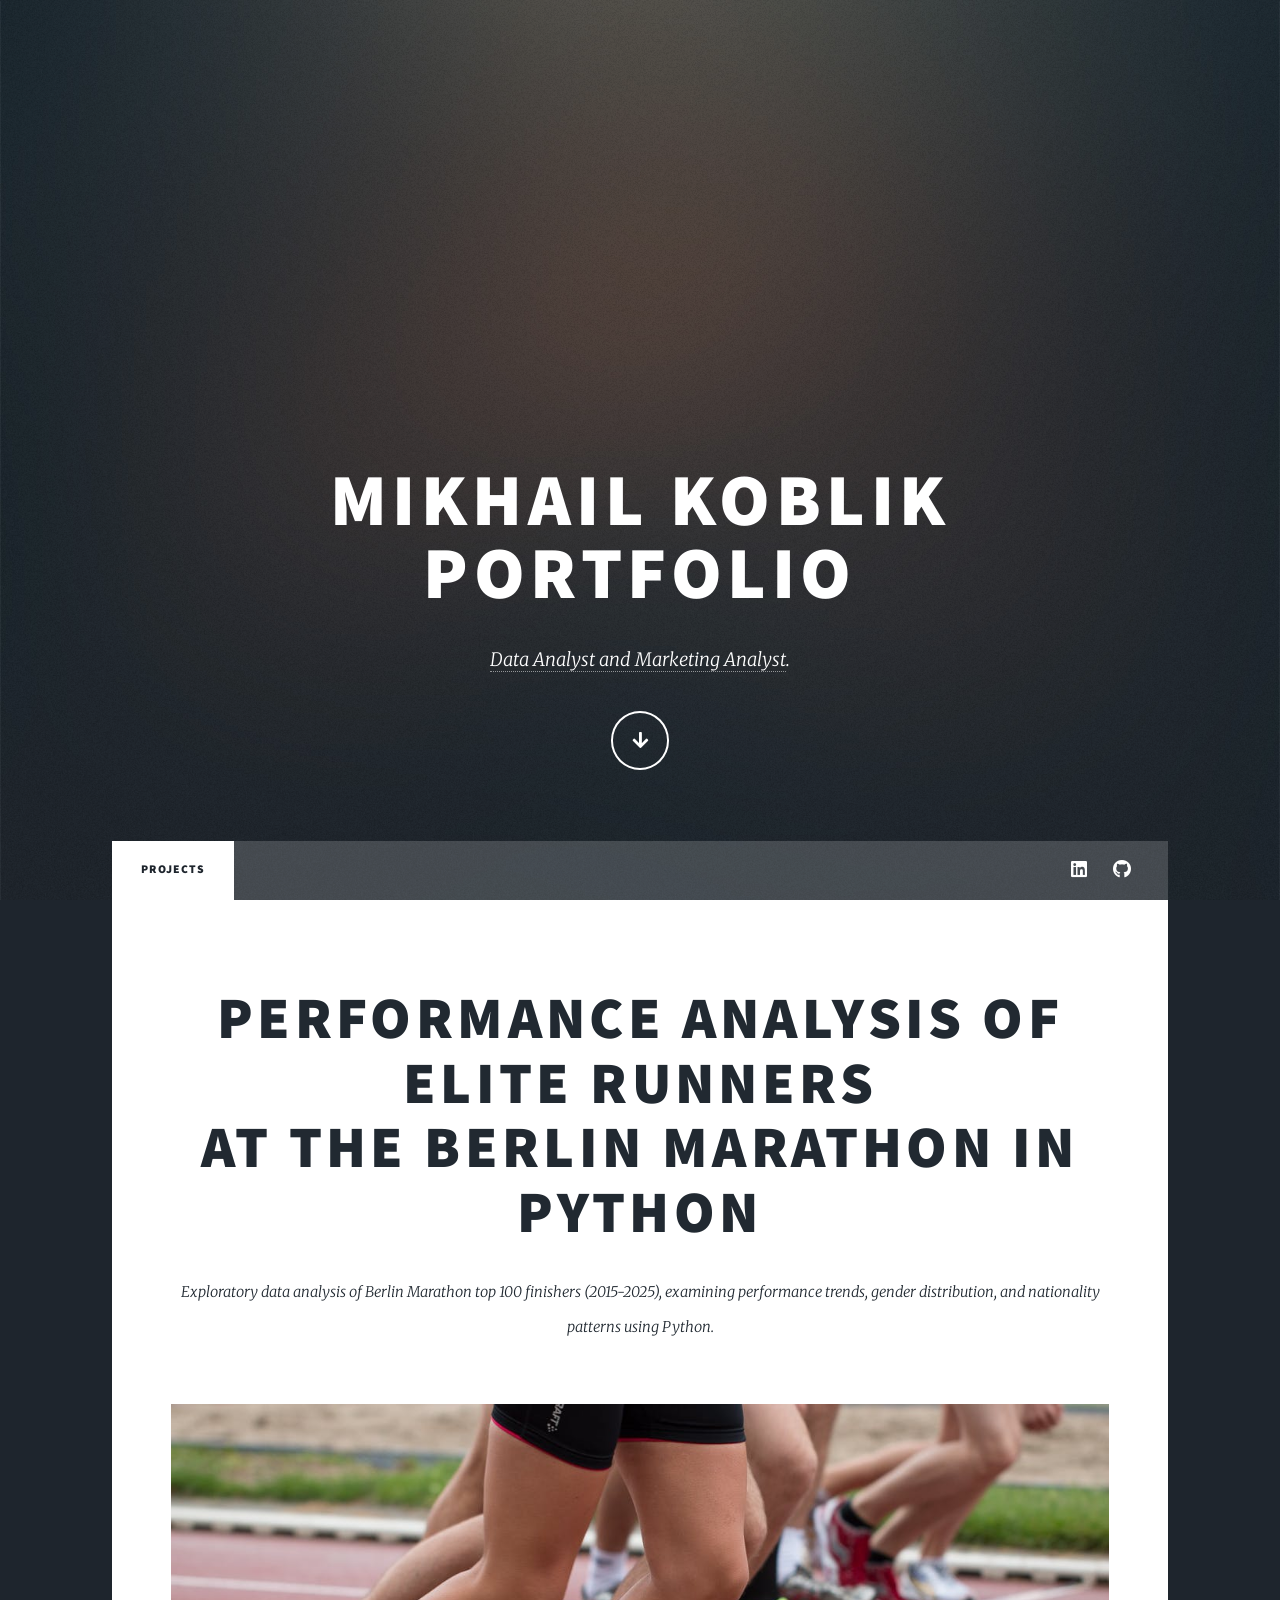
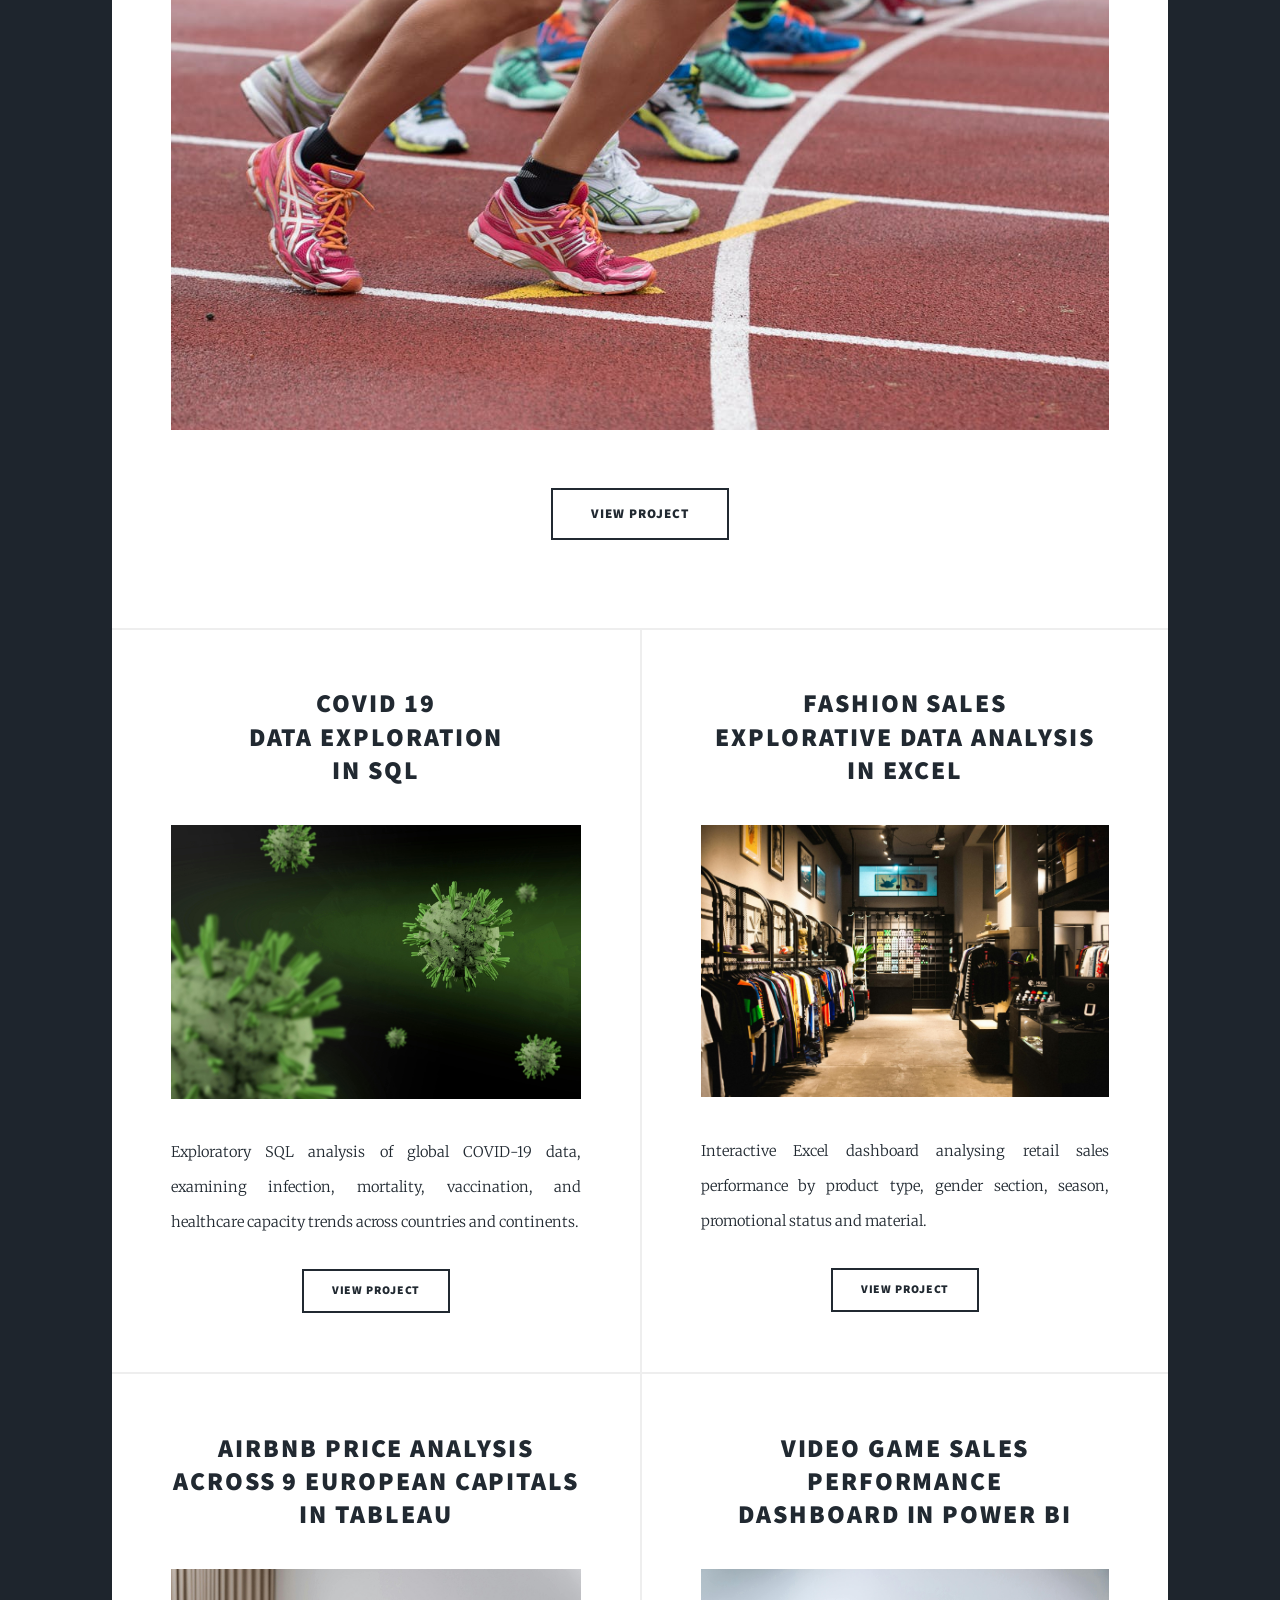
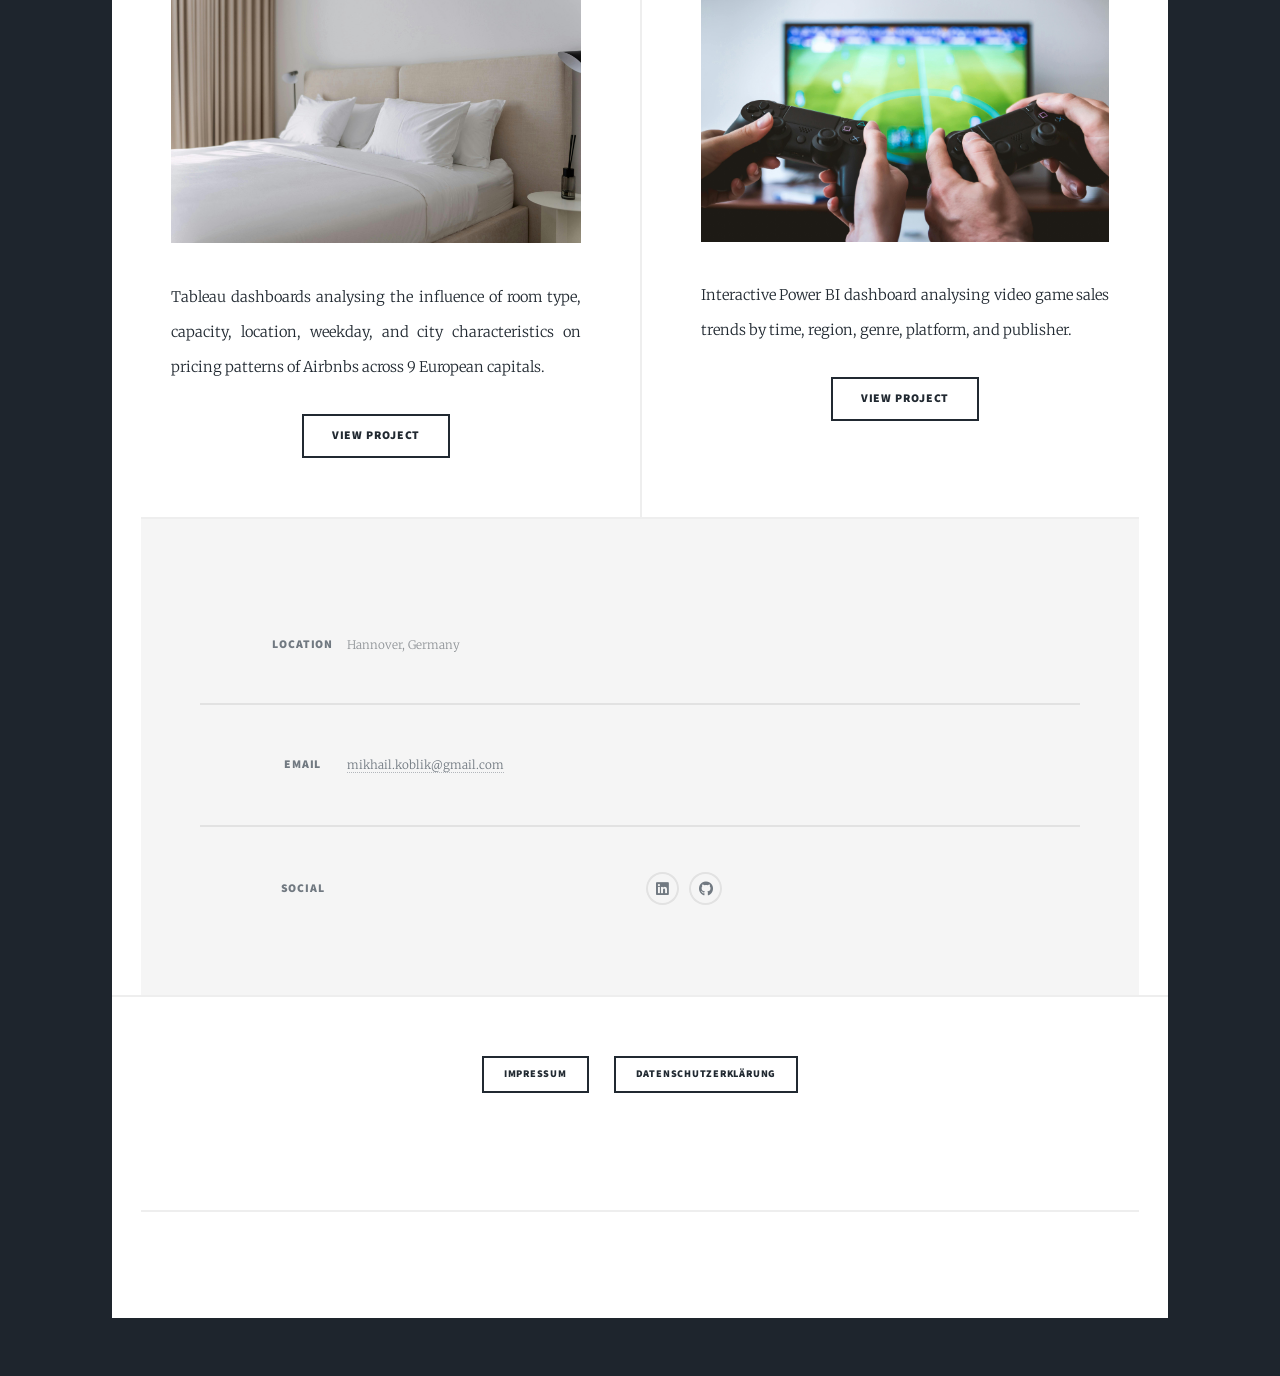
<file: index.html>
<!DOCTYPE HTML>
<!--
	Massively by HTML5 UP
	html5up.net | @ajlkn
	Free for personal and commercial use under the CCA 3.0 license (html5up.net/license)
-->
<html>
	<head>
		<title>Mikhail Koblik Portfolio</title>
		<meta charset="utf-8" />
		<meta name="viewport" content="width=device-width, initial-scale=1, user-scalable=no" />
		<link rel="stylesheet" href="assets/css/main.css" />
		<noscript><link rel="stylesheet" href="assets/css/noscript.css" /></noscript>
	</head>
	<body class="is-preload">

		<!-- Wrapper -->
			<div id="wrapper" class="fade-in">

				<!-- Intro -->
					<div id="intro">
						<h1>Mikhail Koblik<br />
						Portfolio</h1>
						<p><a href="https://www.linkedin.com/in/mikhail-koblik">Data Analyst and Marketing Analyst</a>.</p>
						<ul class="actions">
							<li><a href="#header" class="button icon solid solo fa-arrow-down scrolly">Continue</a></li>
						</ul>
					</div>

				<!-- Header -->
					<header id="header">
						<a href="index.html" class="logo">Mikhail Koblik</a>
					</header>
				
				<!-- Nav -->
					<nav id="nav">
						<ul class="links">
							<li class="active"><a href="index.html">Projects</a></li>
				<!--			<li><a href="generic.html">Generic Page</a></li>
							<li><a href="elements.html">Elements Reference</a></li>
						-->
						</ul>
						<ul class="icons">
							<li><a href="https://www.linkedin.com/in/mikhail-koblik" class="icon brands alt fa-linkedin"><span class="label">LinkedIn</span></a></li>
							<li><a href="https://github.com/MikhailKoblik/" class="icon brands alt fa-github"><span class="label">GitHub</span></a></li>
						</ul>
					</nav>

				<!-- Main -->
					<div id="main">

						<!-- Featured Post -->
							<article class="post featured">
								<header class="major">
									<h2><a href="https://github.com/MikhailKoblik/Python">Performance Analysis of Elite Runners<br />
									at the Berlin Marathon in Python</a></h2>
									<p>Exploratory data analysis of Berlin Marathon top 100 finishers (2015-2025), examining performance trends, gender distribution, and nationality patterns using Python.</p>
								</header>
								<a href="https://github.com/MikhailKoblik/Python" class="image main"><img src="images/running.jpg" alt="" /></a>
								<ul class="actions special">
									<li><a href="https://github.com/MikhailKoblik/Python" class="button large">View Project</a></li>
								</ul>
							</article>

						<!-- Posts -->
							<section class="posts">
								<article>
									<header>
										<h2><a href="https://github.com/MikhailKoblik/SQL">COVID 19<br />
										Data Exploration<br />
										in SQL</a></h2>
									</header>
									<a href="https://github.com/MikhailKoblik/SQL" class="image fit"><img src="images/covid19.jpg" alt="" /></a>
									<p>Exploratory SQL analysis of global COVID-19 data, examining infection, mortality, vaccination, and healthcare capacity trends across countries and continents.</p>
									<ul class="actions special">
										<li><a href="https://github.com/MikhailKoblik/SQL" class="button">View Project</a></li>
									</ul>
								</article>
							
								<article>
									<header>
										<h2><a href="https://github.com/MikhailKoblik/Excel/">Fashion Sales<br />
										Explorative Data Analysis in Excel</a></h2>
									</header>
									<a href="https://github.com/MikhailKoblik/Excel/" class="image fit"><img src="images/fashion_sales.jpg" alt="" /></a>
									<p>Interactive Excel dashboard analysing retail sales performance by product type, gender section, season, promotional status and material.</p>
									<ul class="actions special">
										<li><a href="https://github.com/MikhailKoblik/Excel/" class="button">View Project</a></li>
									</ul>
								</article>
								<article>
									<header>
										<h2><a href="https://github.com/MikhailKoblik/Tableau/">Airbnb Price Analysis<br />
										Across 9 European Capitals in Tableau</a></h2>
									</header>
									<a href="https://github.com/MikhailKoblik/Tableau/" class="image fit"><img src="images/airbnb.jpg" alt="" /></a>
									<p>Tableau dashboards analysing the influence of room type, capacity, location, weekday, and city characteristics on pricing patterns of Airbnbs across 9 European capitals.</p>
									<ul class="actions special">
										<li><a href="https://github.com/MikhailKoblik/Tableau/" class="button">View Project</a></li>
									</ul>
								</article>
								<article>
									<header>
										<h2><a href="https://github.com/MikhailKoblik/PowerBI">Video Game Sales Performance<br />Dashboard in Power BI</a></h2>
									</header>
									<a href="https://github.com/MikhailKoblik/PowerBI" class="image fit"><img src="images/video_games.jpg" alt="" /></a>
									<p>Interactive Power BI dashboard analysing video game sales trends by time, region, genre, platform, and publisher.</p>
									<ul class="actions special">
										<li><a href="https://github.com/MikhailKoblik/PowerBI" class="button">View Project</a></li>
									</ul>
								</article>
				<!--			<article>
									<header>
										<h2><a href="#">Tempus sed<br />
										nulla imperdiet</a></h2>
									</header>
									<a href="#" class="image fit"><img src="images/pic05.jpg" alt="" /></a>
									<p>Donec eget ex magna. Interdum et malesuada fames ac ante ipsum primis in faucibus. Pellentesque venenatis dolor imperdiet dolor mattis sagittis magna etiam.</p>
									<ul class="actions special">
										<li><a href="#" class="button">View Project</a></li>
									</ul>
								</article>
							-->
							</section>

					<!-- Footer -->
					<footer id="footer">
						<section class="split contact">
							<section class="alt">
								<h3>Location</h3>
								<p>Hannover, Germany<br /></p>
							</section>
							<section>
								<h3>Email</h3>
								<p><a href="#">mikhail.koblik@gmail.com</a></p>
							</section>
							<section>
								<h3>Social</h3>
								<ul class="icons alt">
									<li><a href="https://www.linkedin.com/in/mikhail-koblik" class="icon brands alt fa-linkedin"><span class="label">LinkedIn</span></a></li>
									<li><a href="https://github.com/MikhailKoblik/" class="icon brands alt fa-github"><span class="label">GitHub</span></a></li>
								</ul>
							</section>
						</section>
					</footer>
		<!-- Legal Section -->
					<div class="legal-buttons">	
							<ul class="actions special">
								<li><a href="impressum.html" class="button small">Impressum</a></li>
								<li><a href="datenschutz.html" class="button small">Datenschutzerklärung</a></li>
							</ul>
					</div>
				<!-- Copyright -->
					<div id="copyright">
						<ul><li>&copy; Untitled</li><li>Design: <a href="https://html5up.net">HTML5 UP</a></li></ul>
					</div>

			</div>

		<!-- Scripts -->
			<script src="assets/js/jquery.min.js"></script>
			<script src="assets/js/jquery.scrollex.min.js"></script>
			<script src="assets/js/jquery.scrolly.min.js"></script>
			<script src="assets/js/browser.min.js"></script>
			<script src="assets/js/breakpoints.min.js"></script>
			<script src="assets/js/util.js"></script>
			<script src="assets/js/main.js"></script>

	</body>

</html>
</file>
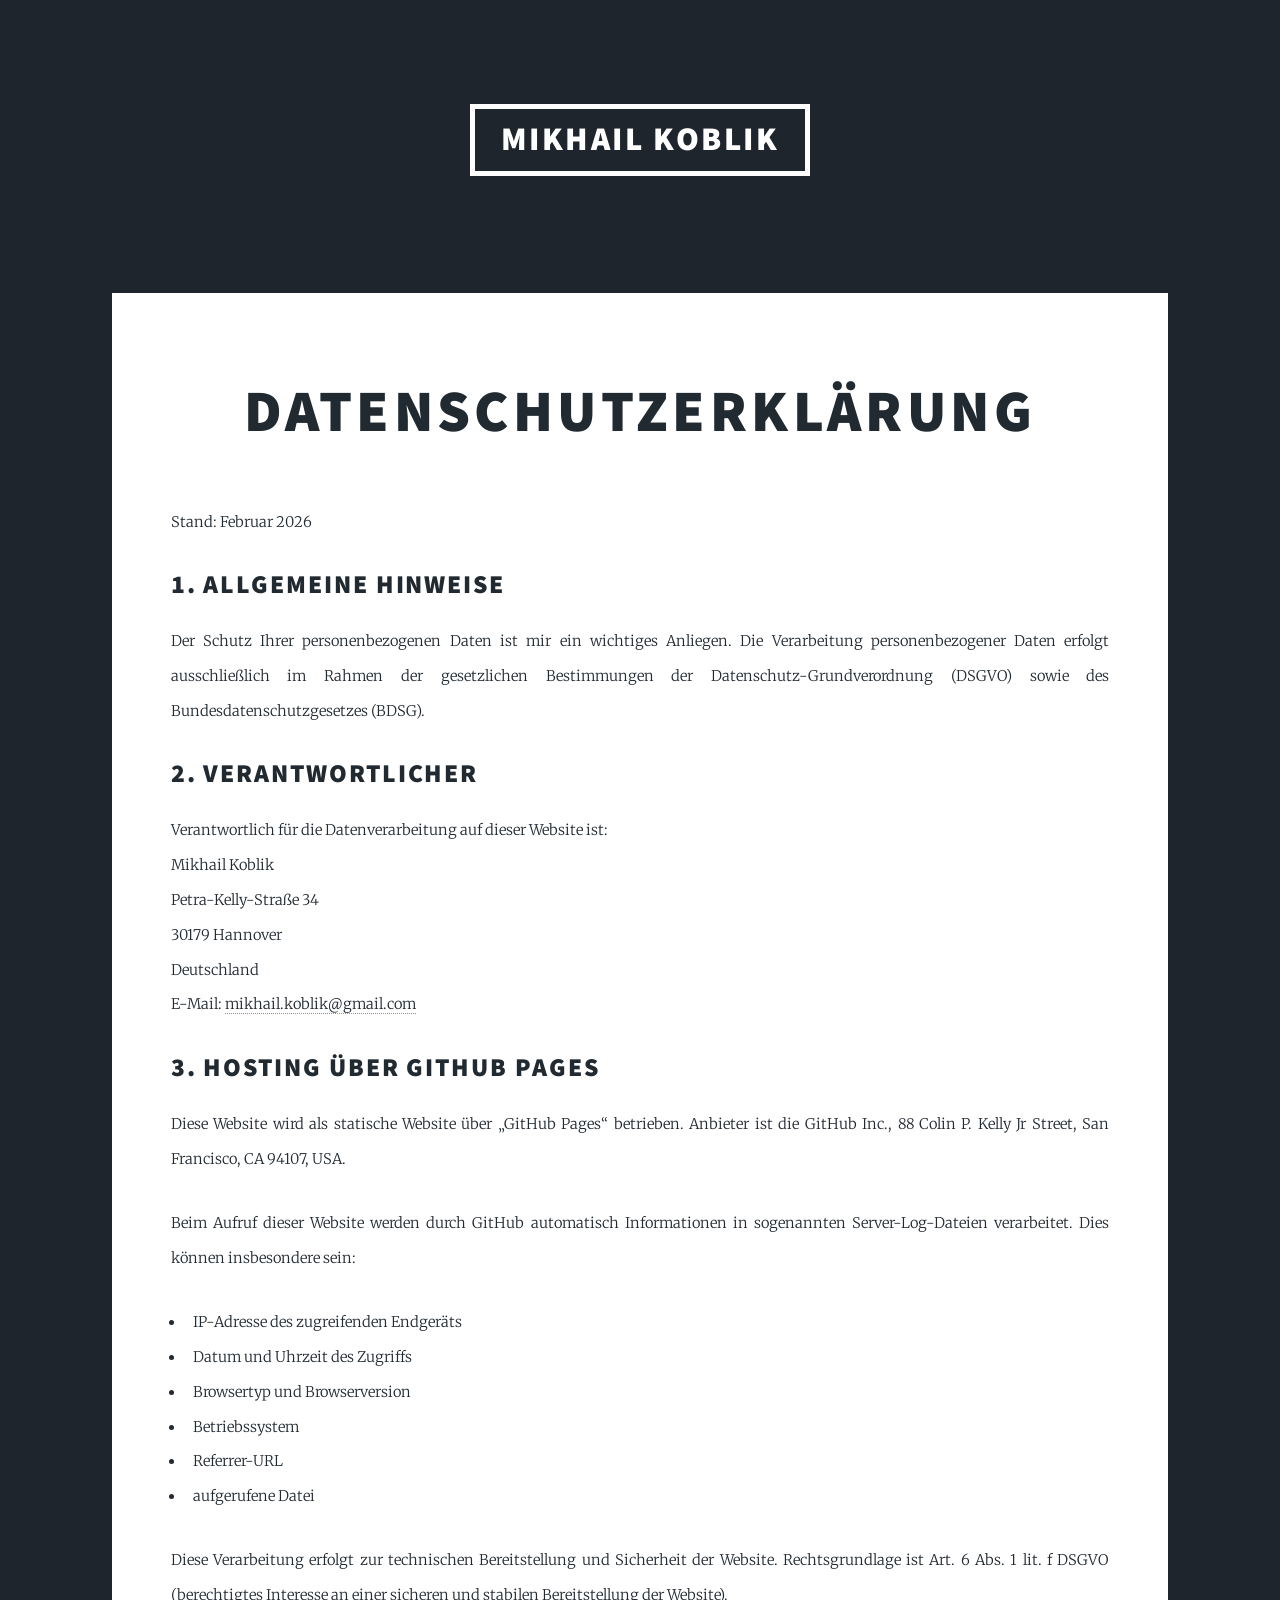
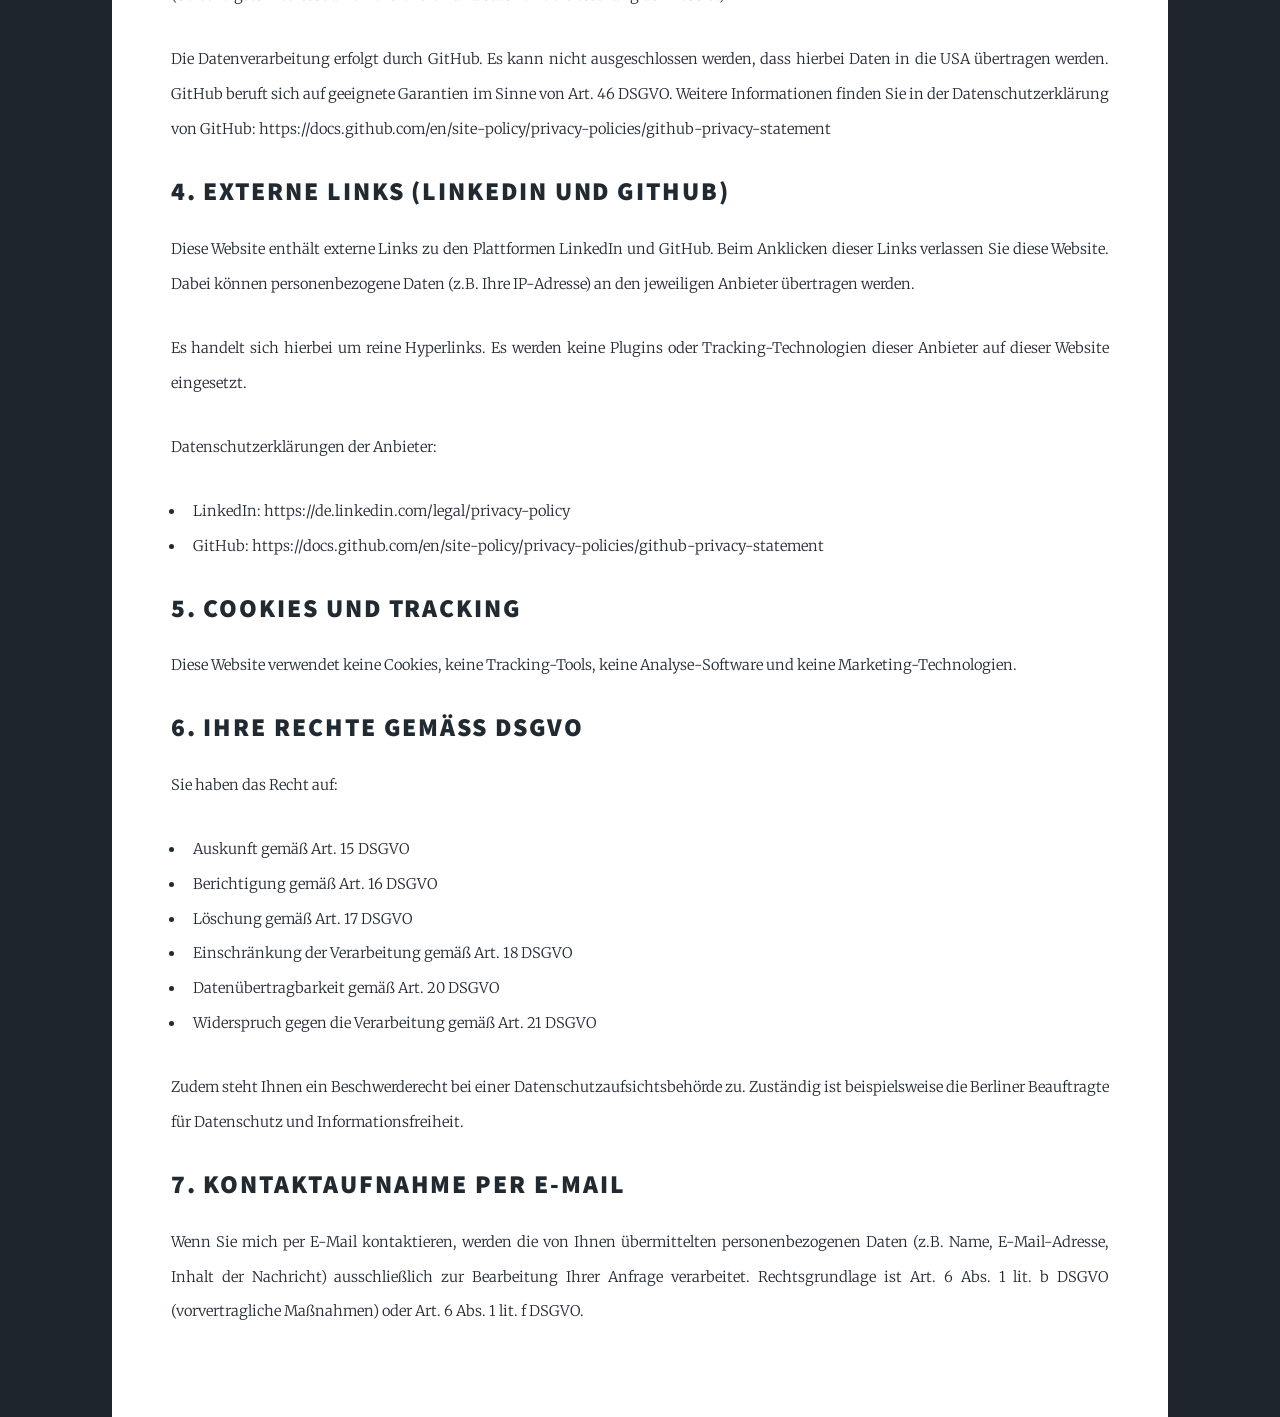
<file: datenschutz.html>
<!DOCTYPE HTML>
<html>
	<head>
		<title>Datenschutzerklärung | Mikhail Koblik</title>
		<meta charset="utf-8" />
		<meta name="viewport" content="width=device-width, initial-scale=1" />
		<link rel="stylesheet" href="assets/css/main.css" />
	</head>
	<body>

		<div id="wrapper">
			<header id="header">
				<a href="index.html" class="logo">Mikhail Koblik</a>
			</header>

			<div id="main">
				<section class="post">
					<header class="major">
						<h1>Datenschutzerklärung</h1>
					</header>
                    <p>Stand: Februar 2026</p>


                <h2>1. Allgemeine Hinweise</h2>
                <p>
                Der Schutz Ihrer personenbezogenen Daten ist mir ein wichtiges Anliegen. 
                Die Verarbeitung personenbezogener Daten erfolgt ausschließlich im Rahmen der gesetzlichen Bestimmungen 
                der Datenschutz-Grundverordnung (DSGVO) sowie des Bundesdatenschutzgesetzes (BDSG).
                </p>

                <h2>2. Verantwortlicher</h2>
                <p>
                Verantwortlich für die Datenverarbeitung auf dieser Website ist:<br>
                Mikhail Koblik<br>
                Petra-Kelly-Straße 34<br>
                30179 Hannover<br>
                Deutschland<br>
                E-Mail: <a href="mailto:mikhail.koblik@gmail.com">mikhail.koblik@gmail.com</a>
                </p>

                <h2>3. Hosting über GitHub Pages</h2>
                <p>
                Diese Website wird als statische Website über „GitHub Pages“ betrieben. 
                Anbieter ist die GitHub Inc., 88 Colin P. Kelly Jr Street, San Francisco, CA 94107, USA.
                </p>

                <p>
                Beim Aufruf dieser Website werden durch GitHub automatisch Informationen in sogenannten Server-Log-Dateien verarbeitet. 
                Dies können insbesondere sein:
                </p>

                <ul>
                <li>IP-Adresse des zugreifenden Endgeräts</li>
                <li>Datum und Uhrzeit des Zugriffs</li>
                <li>Browsertyp und Browserversion</li>
                <li>Betriebssystem</li>
                <li>Referrer-URL</li>
                <li>aufgerufene Datei</li>
                </ul>

                <p>
                Diese Verarbeitung erfolgt zur technischen Bereitstellung und Sicherheit der Website.
                Rechtsgrundlage ist Art. 6 Abs. 1 lit. f DSGVO (berechtigtes Interesse an einer sicheren und stabilen Bereitstellung der Website).
                </p>

                <p>
                Die Datenverarbeitung erfolgt durch GitHub. Es kann nicht ausgeschlossen werden, 
                dass hierbei Daten in die USA übertragen werden. 
                GitHub beruft sich auf geeignete Garantien im Sinne von Art. 46 DSGVO.
                Weitere Informationen finden Sie in der Datenschutzerklärung von GitHub:
                https://docs.github.com/en/site-policy/privacy-policies/github-privacy-statement
                </p>

                <h2>4. Externe Links (LinkedIn und GitHub)</h2>
                <p>
                Diese Website enthält externe Links zu den Plattformen LinkedIn und GitHub. 
                Beim Anklicken dieser Links verlassen Sie diese Website. 
                Dabei können personenbezogene Daten (z.B. Ihre IP-Adresse) an den jeweiligen Anbieter übertragen werden.
                </p>

                <p>
                Es handelt sich hierbei um reine Hyperlinks. 
                Es werden keine Plugins oder Tracking-Technologien dieser Anbieter auf dieser Website eingesetzt.
                </p>

                <p>
                Datenschutzerklärungen der Anbieter:
                </p>

                <ul>
                <li>LinkedIn: https://de.linkedin.com/legal/privacy-policy</li>
                <li>GitHub: https://docs.github.com/en/site-policy/privacy-policies/github-privacy-statement</li>
                </ul>

                <h2>5. Cookies und Tracking</h2>
                <p>
                Diese Website verwendet keine Cookies, keine Tracking-Tools, keine Analyse-Software 
                und keine Marketing-Technologien.
                </p>

                <h2>6. Ihre Rechte gemäß DSGVO</h2>
                <p>
                Sie haben das Recht auf:
                </p>

                <ul>
                <li>Auskunft gemäß Art. 15 DSGVO</li>
                <li>Berichtigung gemäß Art. 16 DSGVO</li>
                <li>Löschung gemäß Art. 17 DSGVO</li>
                <li>Einschränkung der Verarbeitung gemäß Art. 18 DSGVO</li>
                <li>Datenübertragbarkeit gemäß Art. 20 DSGVO</li>
                <li>Widerspruch gegen die Verarbeitung gemäß Art. 21 DSGVO</li>
                </ul>

                <p>
                Zudem steht Ihnen ein Beschwerderecht bei einer Datenschutzaufsichtsbehörde zu.
                Zuständig ist beispielsweise die Berliner Beauftragte für Datenschutz und Informationsfreiheit.
                </p>

                <h2>7. Kontaktaufnahme per E-Mail</h2>
                <p>
                Wenn Sie mich per E-Mail kontaktieren, werden die von Ihnen übermittelten personenbezogenen Daten 
                (z.B. Name, E-Mail-Adresse, Inhalt der Nachricht) ausschließlich zur Bearbeitung Ihrer Anfrage verarbeitet.
                Rechtsgrundlage ist Art. 6 Abs. 1 lit. b DSGVO (vorvertragliche Maßnahmen) oder Art. 6 Abs. 1 lit. f DSGVO.
                </p>

				</section>
			</div>
		</div>

	</body>
</html>
</file>
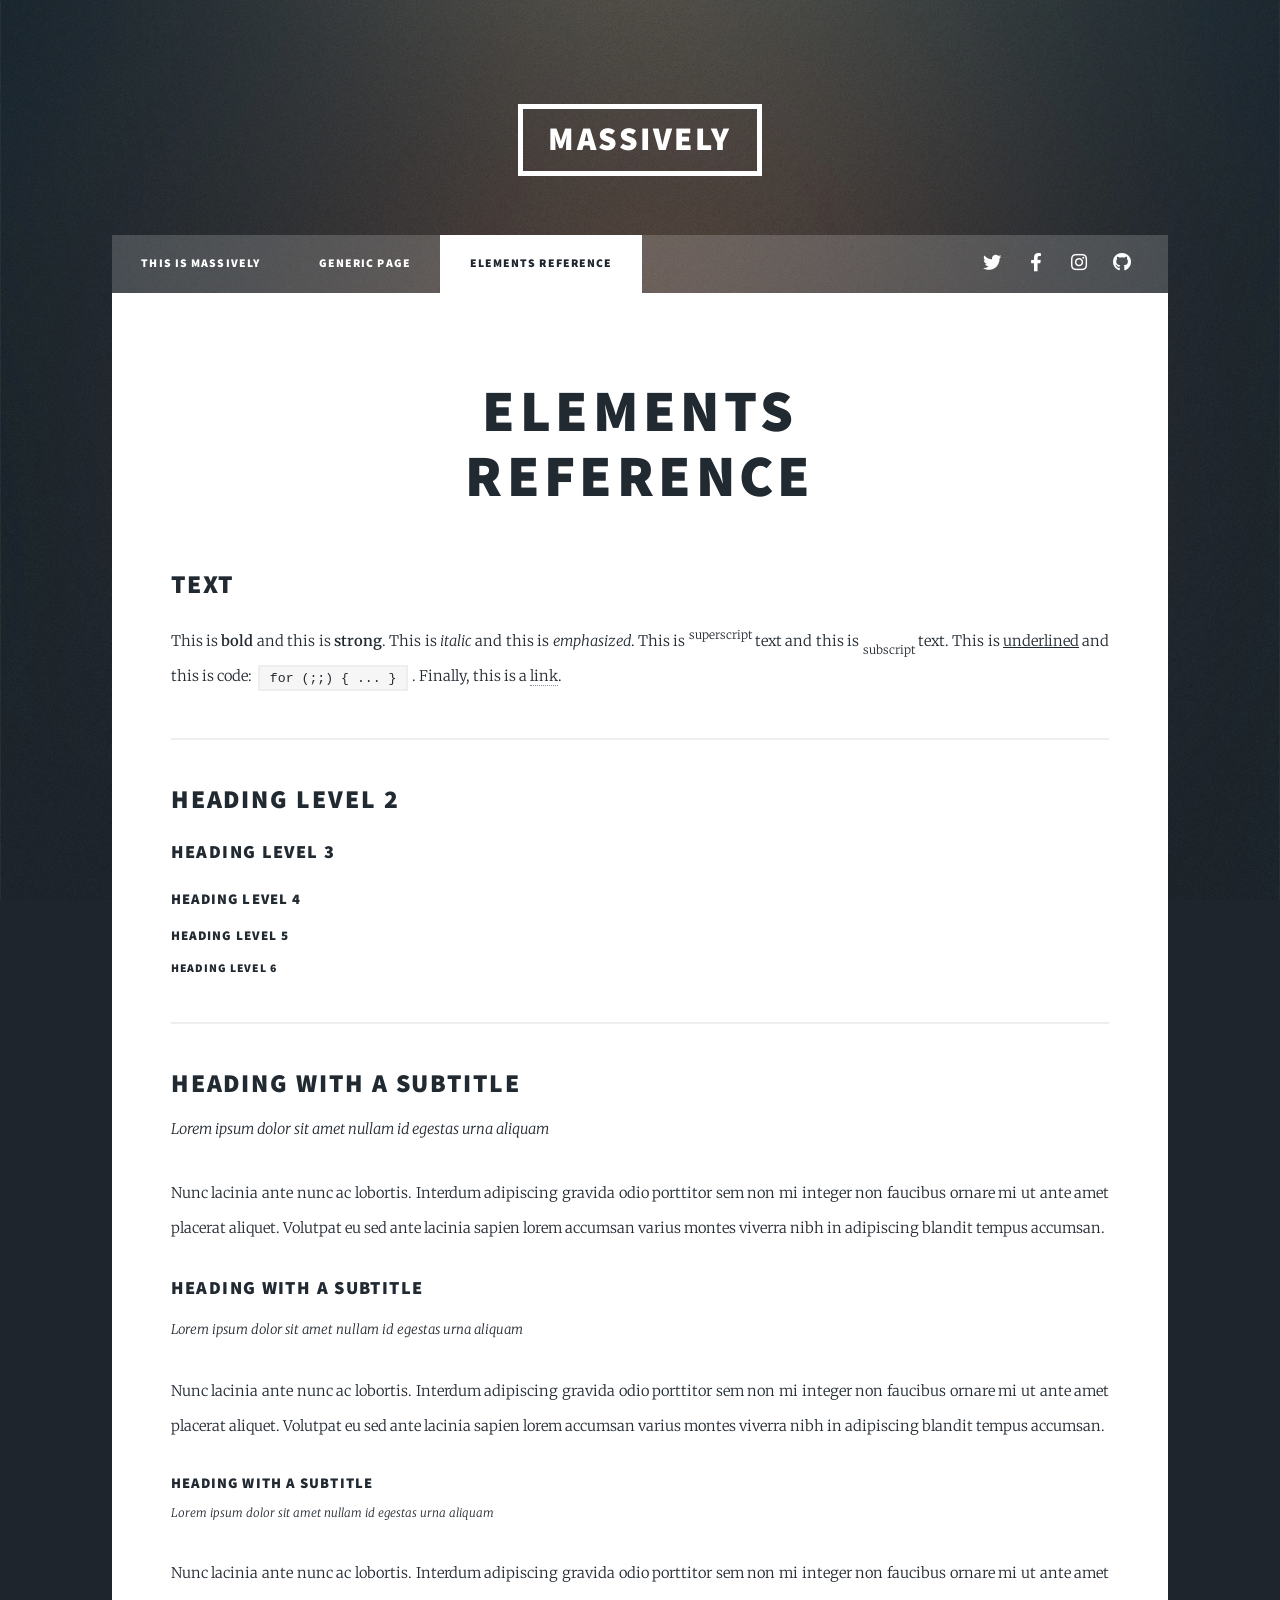
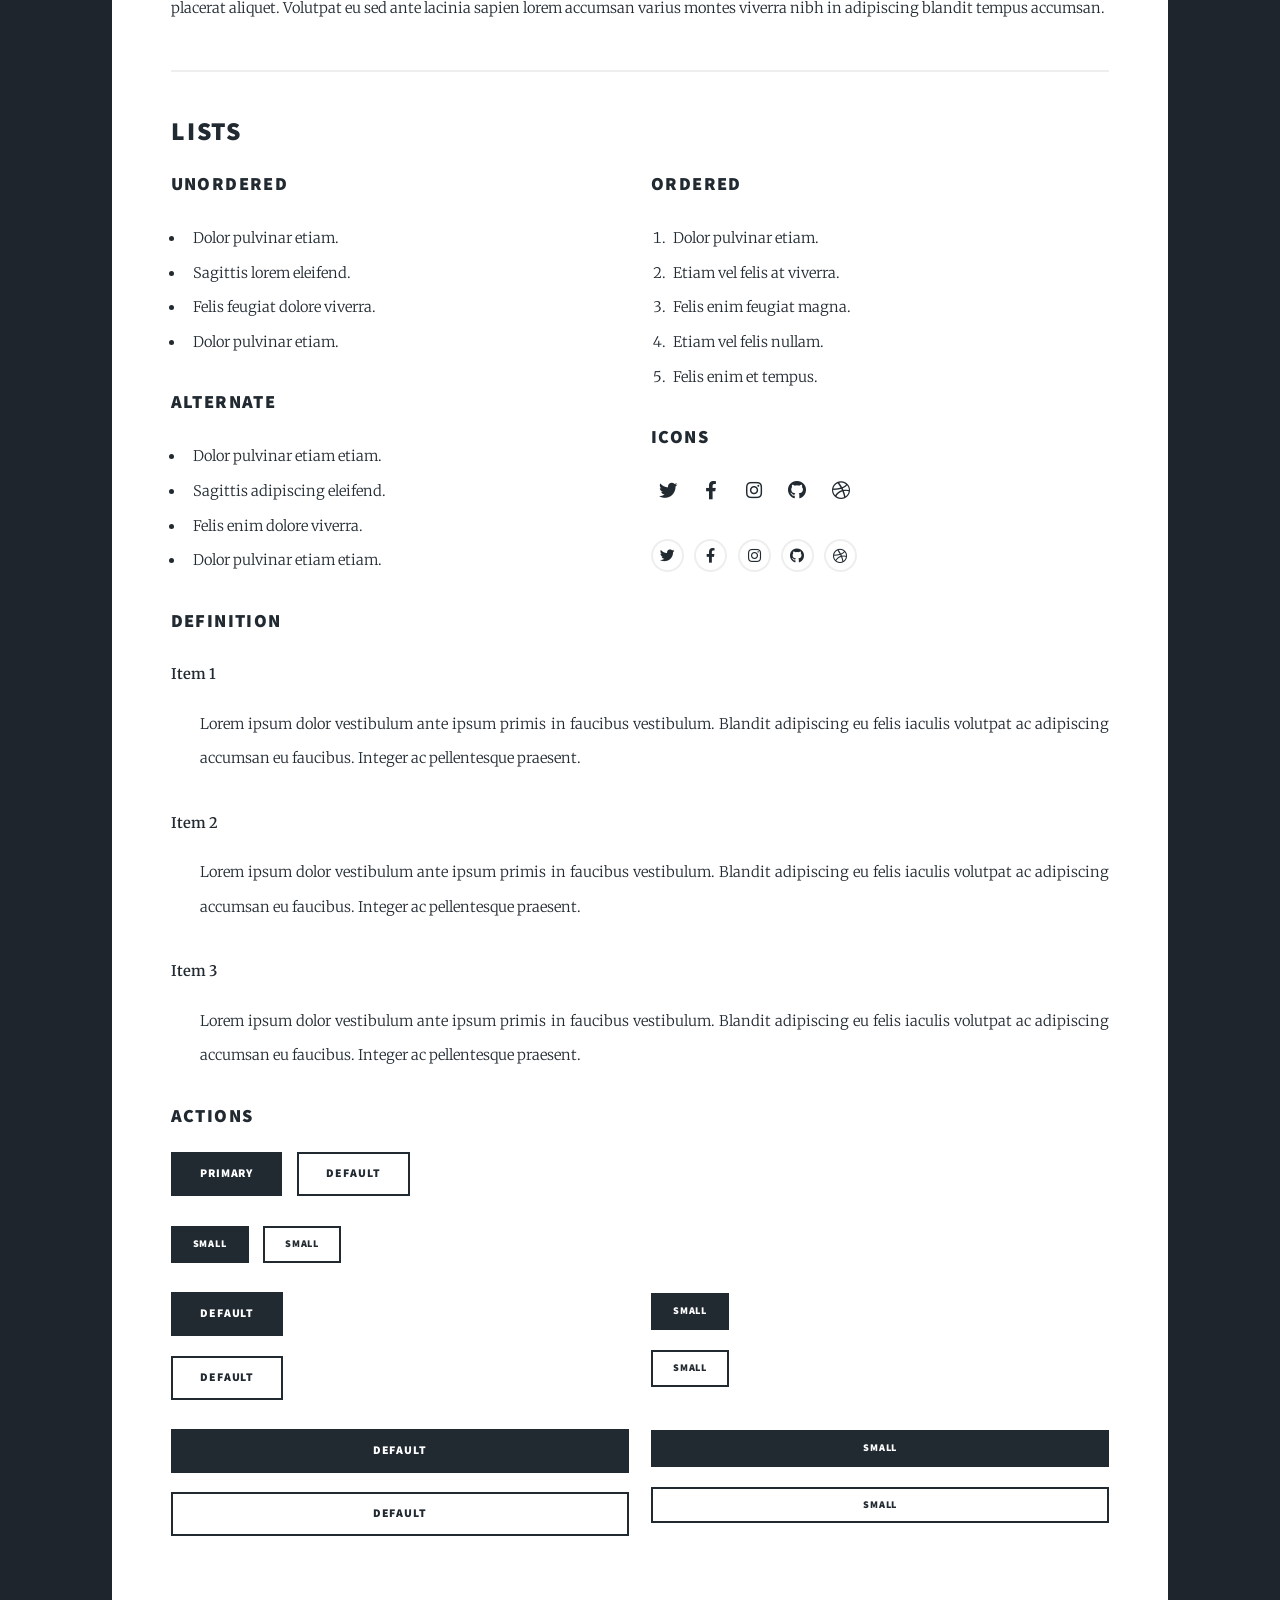
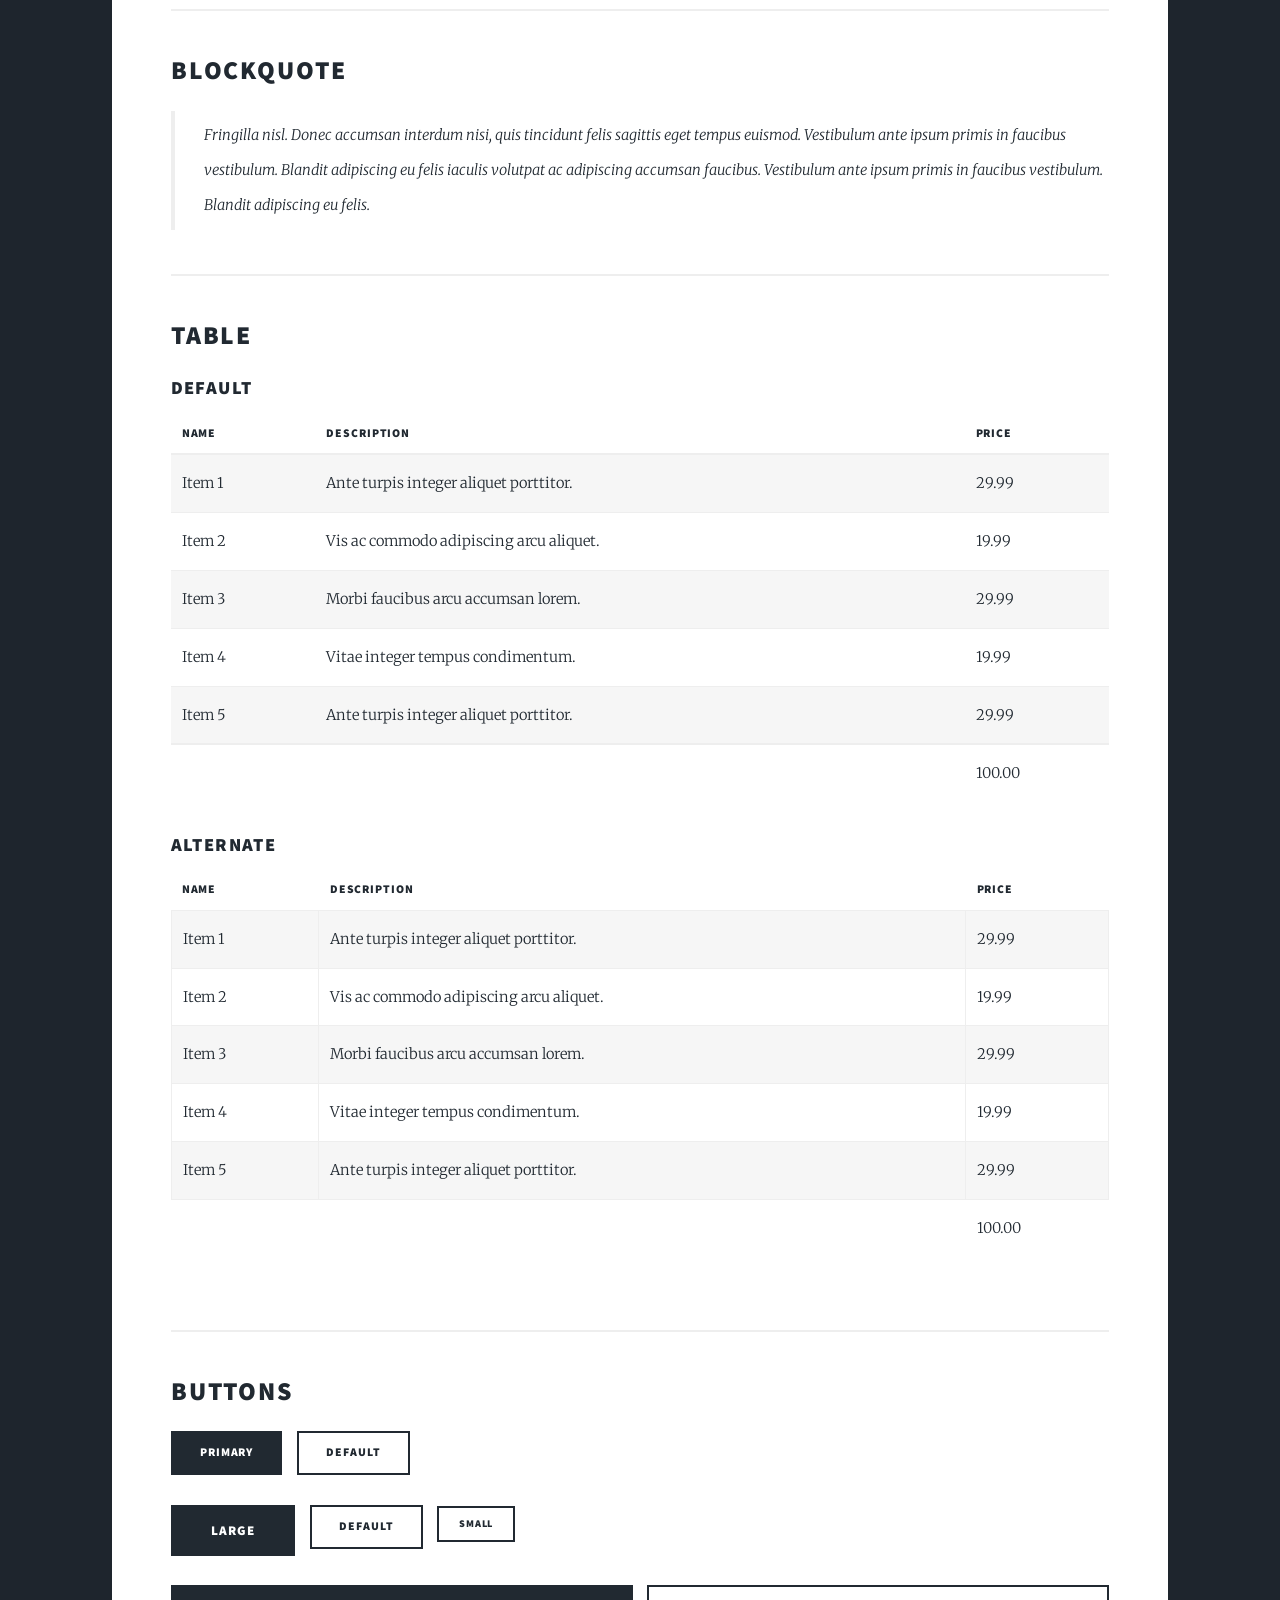
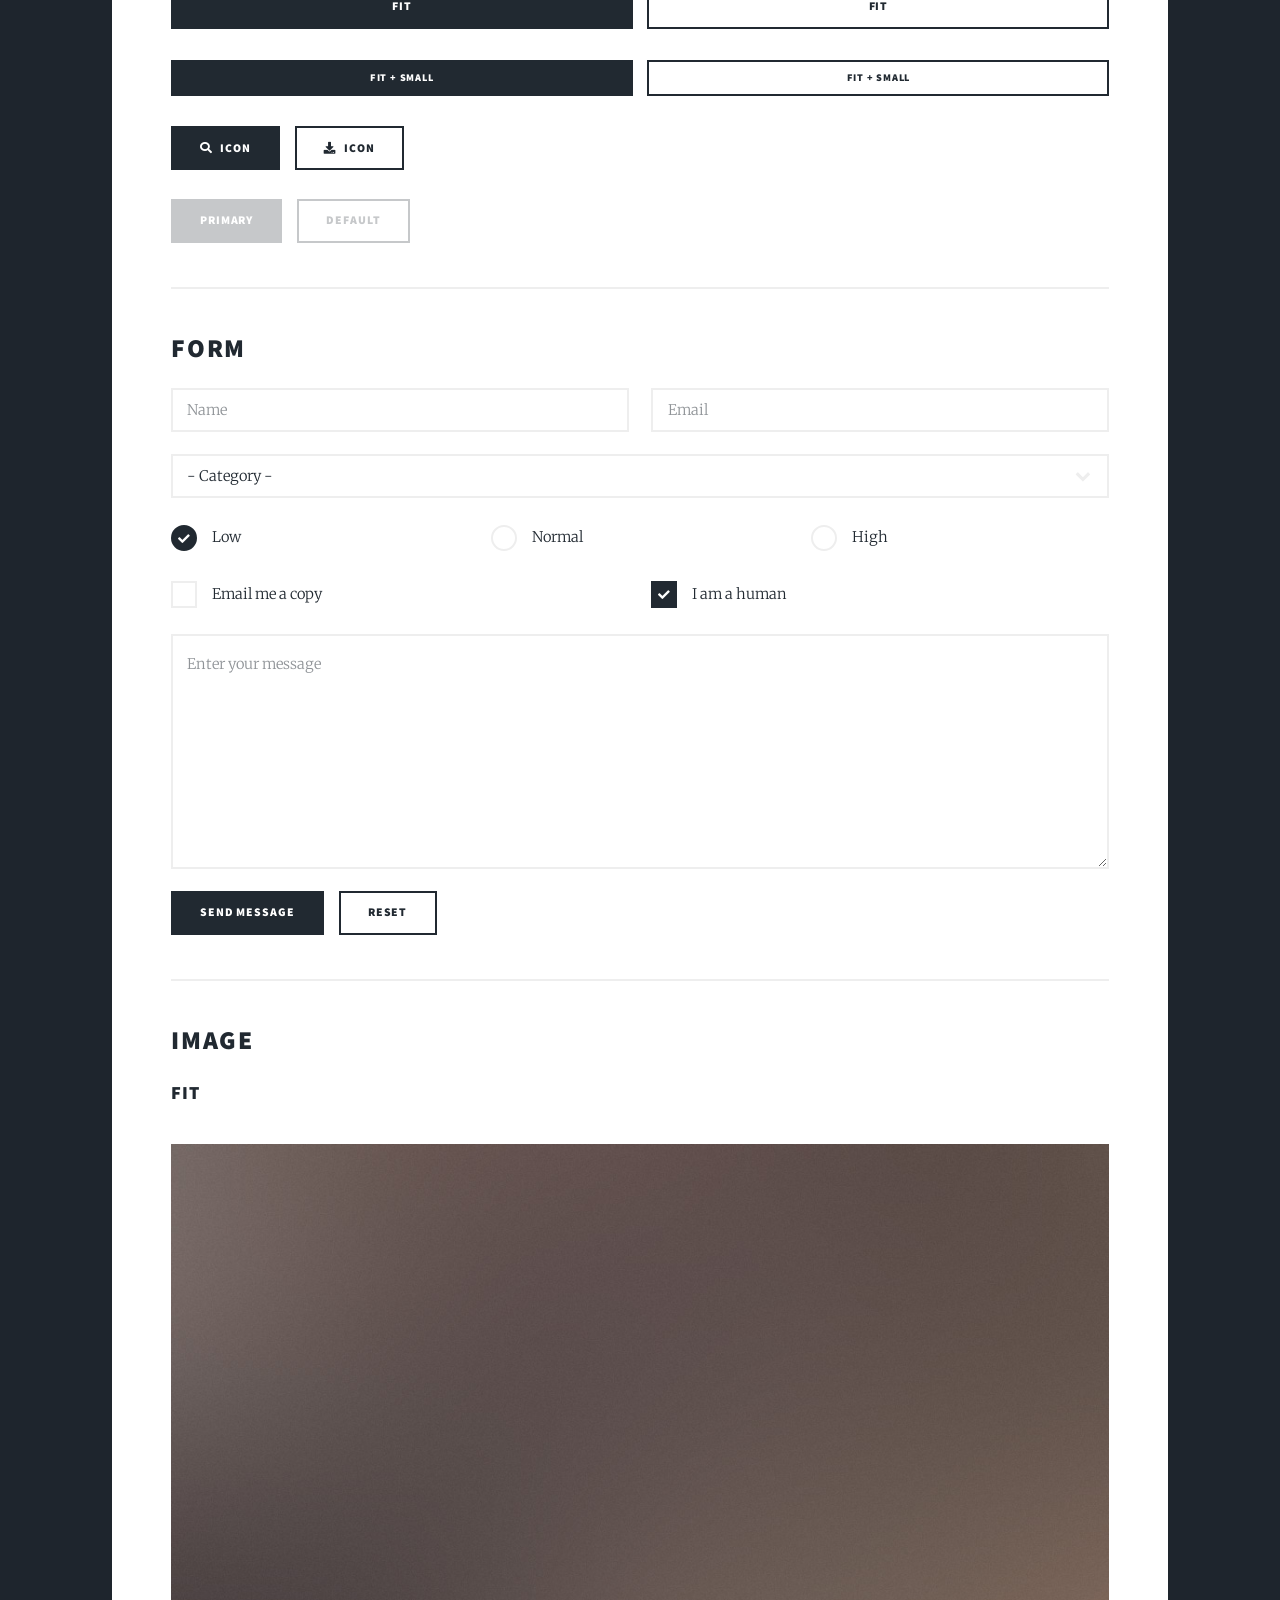
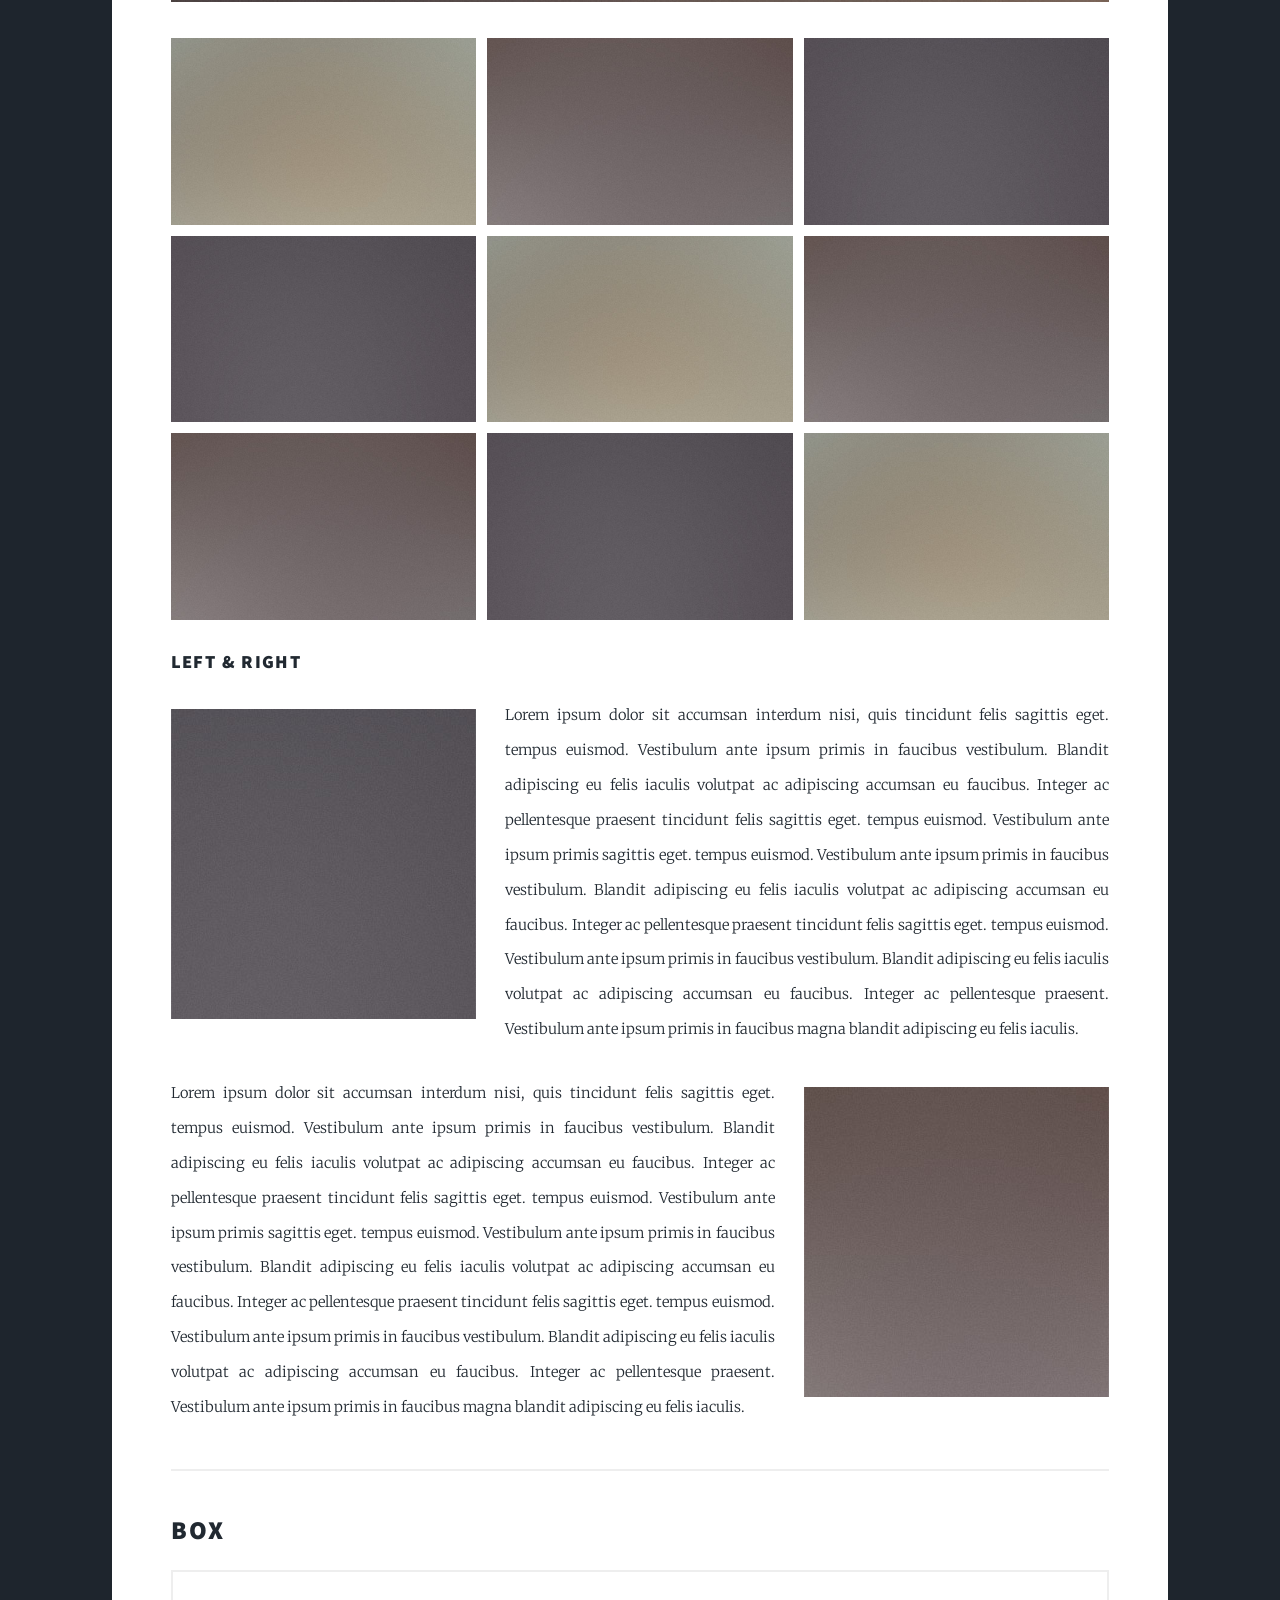
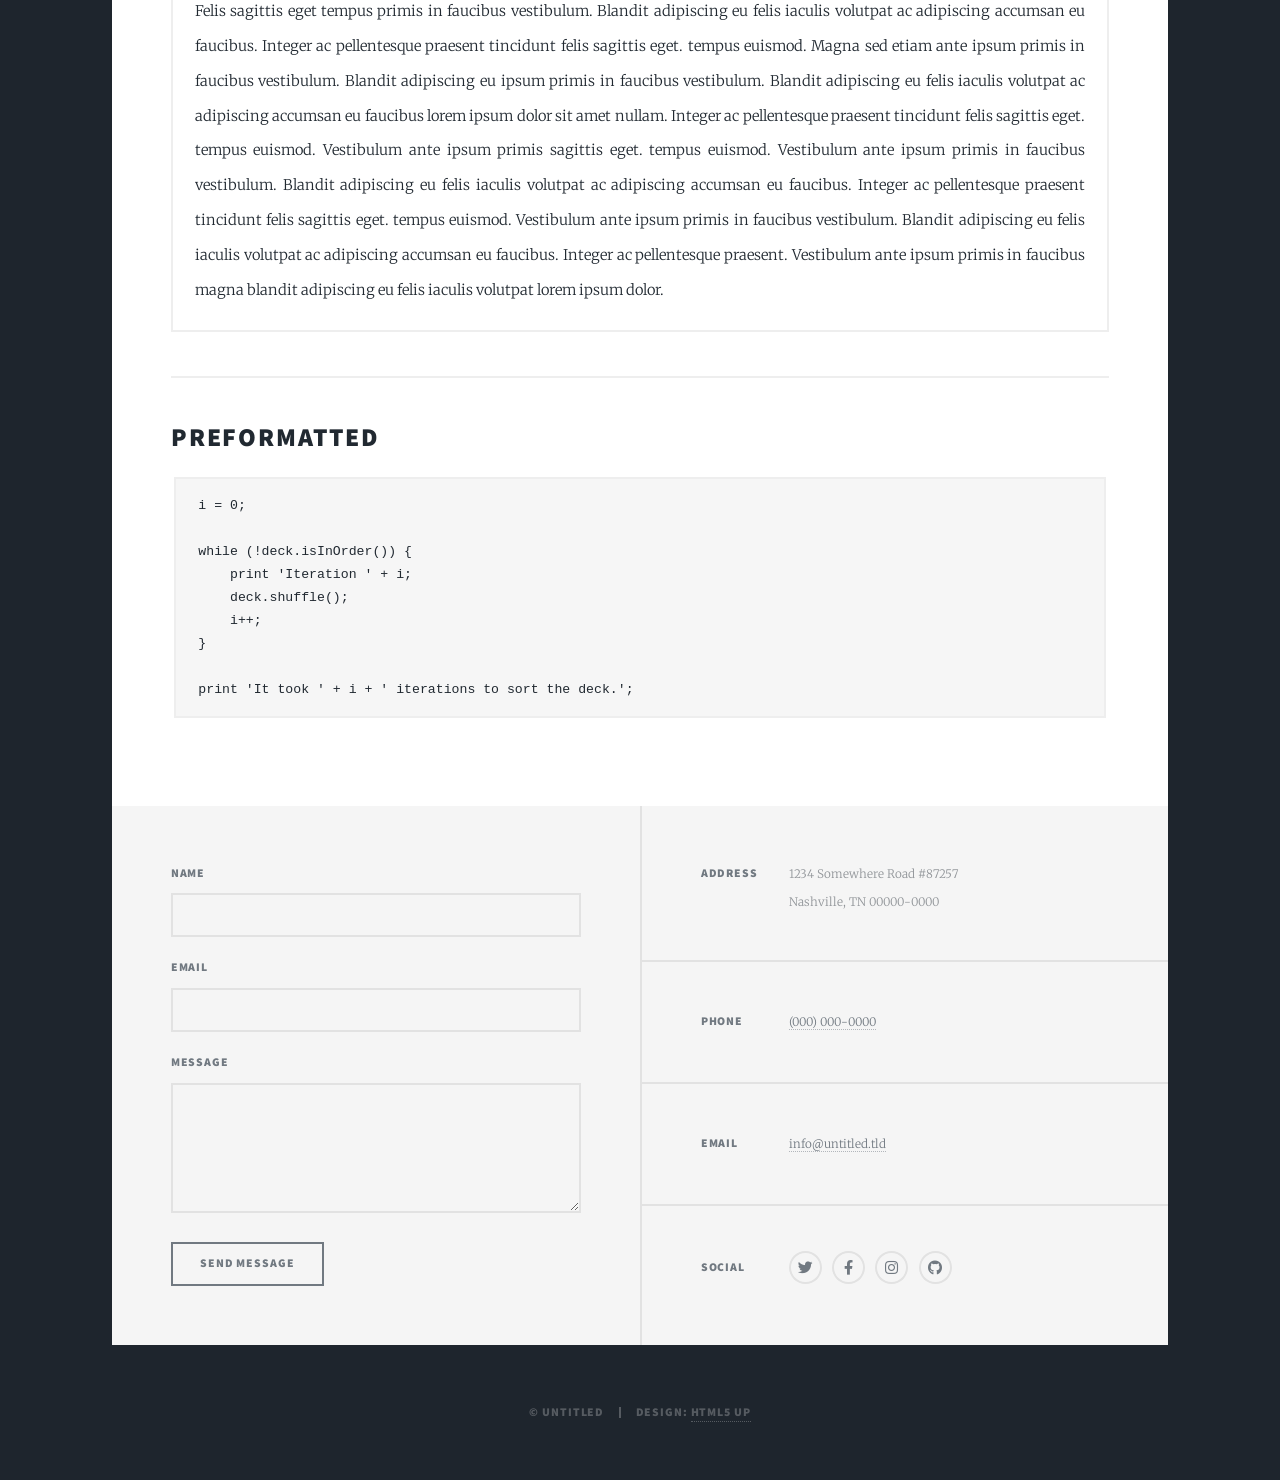
<file: elements.html>
<!DOCTYPE HTML>
<!--
	Massively by HTML5 UP
	html5up.net | @ajlkn
	Free for personal and commercial use under the CCA 3.0 license (html5up.net/license)
-->
<html>
	<head>
		<title>Elements Reference - Massively by HTML5 UP</title>
		<meta charset="utf-8" />
		<meta name="viewport" content="width=device-width, initial-scale=1, user-scalable=no" />
		<link rel="stylesheet" href="assets/css/main.css" />
		<noscript><link rel="stylesheet" href="assets/css/noscript.css" /></noscript>
	</head>
	<body class="is-preload">

		<!-- Wrapper -->
			<div id="wrapper">

				<!-- Header -->
					<header id="header">
						<a href="index.html" class="logo">Massively</a>
					</header>

				<!-- Nav -->
					<nav id="nav">
						<ul class="links">
							<li><a href="index.html">This is Massively</a></li>
							<li><a href="generic.html">Generic Page</a></li>
							<li class="active"><a href="elements.html">Elements Reference</a></li>
						</ul>
						<ul class="icons">
							<li><a href="#" class="icon brands fa-twitter"><span class="label">Twitter</span></a></li>
							<li><a href="#" class="icon brands fa-facebook-f"><span class="label">Facebook</span></a></li>
							<li><a href="#" class="icon brands fa-instagram"><span class="label">Instagram</span></a></li>
							<li><a href="#" class="icon brands fa-github"><span class="label">GitHub</span></a></li>
						</ul>
					</nav>

				<!-- Main -->
					<div id="main">

						<!-- Post -->
							<section class="post">
								<header class="major">
									<h1>Elements<br />
									Reference</h1>
								</header>

								<!-- Text stuff -->
									<h2>Text</h2>
									<p>This is <b>bold</b> and this is <strong>strong</strong>. This is <i>italic</i> and this is <em>emphasized</em>.
									This is <sup>superscript</sup> text and this is <sub>subscript</sub> text.
									This is <u>underlined</u> and this is code: <code>for (;;) { ... }</code>.
									Finally, this is a <a href="#">link</a>.</p>
									<hr />
									<h2>Heading Level 2</h2>
									<h3>Heading Level 3</h3>
									<h4>Heading Level 4</h4>
									<h5>Heading Level 5</h5>
									<h6>Heading Level 6</h6>
									<hr />
									<header>
										<h2>Heading with a Subtitle</h2>
										<p>Lorem ipsum dolor sit amet nullam id egestas urna aliquam</p>
									</header>
									<p>Nunc lacinia ante nunc ac lobortis. Interdum adipiscing gravida odio porttitor sem non mi integer non faucibus ornare mi ut ante amet placerat aliquet. Volutpat eu sed ante lacinia sapien lorem accumsan varius montes viverra nibh in adipiscing blandit tempus accumsan.</p>
									<header>
										<h3>Heading with a Subtitle</h3>
										<p>Lorem ipsum dolor sit amet nullam id egestas urna aliquam</p>
									</header>
									<p>Nunc lacinia ante nunc ac lobortis. Interdum adipiscing gravida odio porttitor sem non mi integer non faucibus ornare mi ut ante amet placerat aliquet. Volutpat eu sed ante lacinia sapien lorem accumsan varius montes viverra nibh in adipiscing blandit tempus accumsan.</p>
									<header>
										<h4>Heading with a Subtitle</h4>
										<p>Lorem ipsum dolor sit amet nullam id egestas urna aliquam</p>
									</header>
									<p>Nunc lacinia ante nunc ac lobortis. Interdum adipiscing gravida odio porttitor sem non mi integer non faucibus ornare mi ut ante amet placerat aliquet. Volutpat eu sed ante lacinia sapien lorem accumsan varius montes viverra nibh in adipiscing blandit tempus accumsan.</p>

									<hr />

								<!-- Lists -->
									<h2>Lists</h2>
									<div class="row">
										<div class="col-6 col-12-small">

											<h3>Unordered</h3>
											<ul>
												<li>Dolor pulvinar etiam.</li>
												<li>Sagittis lorem eleifend.</li>
												<li>Felis feugiat dolore viverra.</li>
												<li>Dolor pulvinar etiam.</li>
											</ul>

											<h3>Alternate</h3>
											<ul class="alt">
												<li>Dolor pulvinar etiam etiam.</li>
												<li>Sagittis adipiscing eleifend.</li>
												<li>Felis enim dolore viverra.</li>
												<li>Dolor pulvinar etiam etiam.</li>
											</ul>

										</div>
										<div class="col-6 col-12-small">

											<h3>Ordered</h3>
											<ol>
												<li>Dolor pulvinar etiam.</li>
												<li>Etiam vel felis at viverra.</li>
												<li>Felis enim feugiat magna.</li>
												<li>Etiam vel felis nullam.</li>
												<li>Felis enim et tempus.</li>
											</ol>

											<h3>Icons</h3>
											<ul class="icons">
												<li><a href="#" class="icon brands fa-twitter"><span class="label">Twitter</span></a></li>
												<li><a href="#" class="icon brands fa-facebook-f"><span class="label">Facebook</span></a></li>
												<li><a href="#" class="icon brands fa-instagram"><span class="label">Instagram</span></a></li>
												<li><a href="#" class="icon brands fa-github"><span class="label">Github</span></a></li>
												<li><a href="#" class="icon brands fa-dribbble"><span class="label">Dribbble</span></a></li>
											</ul>
											<ul class="icons alt">
												<li><a href="#" class="icon brands alt fa-twitter"><span class="label">Twitter</span></a></li>
												<li><a href="#" class="icon brands alt fa-facebook-f"><span class="label">Facebook</span></a></li>
												<li><a href="#" class="icon brands alt fa-instagram"><span class="label">Instagram</span></a></li>
												<li><a href="#" class="icon brands alt fa-github"><span class="label">Github</span></a></li>
												<li><a href="#" class="icon brands alt fa-dribbble"><span class="label">Dribbble</span></a></li>
											</ul>

										</div>
									</div>
									<h3>Definition</h3>
									<dl>
										<dt>Item 1</dt>
										<dd>
											<p>Lorem ipsum dolor vestibulum ante ipsum primis in faucibus vestibulum. Blandit adipiscing eu felis iaculis volutpat ac adipiscing accumsan eu faucibus. Integer ac pellentesque praesent.</p>
										</dd>
										<dt>Item 2</dt>
										<dd>
											<p>Lorem ipsum dolor vestibulum ante ipsum primis in faucibus vestibulum. Blandit adipiscing eu felis iaculis volutpat ac adipiscing accumsan eu faucibus. Integer ac pellentesque praesent.</p>
										</dd>
										<dt>Item 3</dt>
										<dd>
											<p>Lorem ipsum dolor vestibulum ante ipsum primis in faucibus vestibulum. Blandit adipiscing eu felis iaculis volutpat ac adipiscing accumsan eu faucibus. Integer ac pellentesque praesent.</p>
										</dd>
									</dl>

									<h3>Actions</h3>
									<ul class="actions">
										<li><a href="#" class="button primary">Primary</a></li>
										<li><a href="#" class="button">Default</a></li>
									</ul>
									<ul class="actions small">
										<li><a href="#" class="button primary small">Small</a></li>
										<li><a href="#" class="button small">Small</a></li>
									</ul>
									<div class="row">
										<div class="col-6 col-12-small">
											<ul class="actions stacked">
												<li><a href="#" class="button primary">Default</a></li>
												<li><a href="#" class="button">Default</a></li>
											</ul>
										</div>
										<div class="col-6 col-12-small">
											<ul class="actions stacked">
												<li><a href="#" class="button primary small">Small</a></li>
												<li><a href="#" class="button small">Small</a></li>
											</ul>
										</div>
									</div>
									<div class="row">
										<div class="col-6 col-12-small">
											<ul class="actions stacked">
												<li><a href="#" class="button primary fit">Default</a></li>
												<li><a href="#" class="button fit">Default</a></li>
											</ul>
										</div>
										<div class="col-6 col-12-small">
											<ul class="actions stacked">
												<li><a href="#" class="button primary small fit">Small</a></li>
												<li><a href="#" class="button small fit">Small</a></li>
											</ul>
										</div>
									</div>

									<hr />

								<!-- Blockquote -->
									<h2>Blockquote</h2>
									<blockquote>Fringilla nisl. Donec accumsan interdum nisi, quis tincidunt felis sagittis eget tempus euismod. Vestibulum ante ipsum primis in faucibus vestibulum. Blandit adipiscing eu felis iaculis volutpat ac adipiscing accumsan faucibus. Vestibulum ante ipsum primis in faucibus vestibulum. Blandit adipiscing eu felis.</blockquote>

									<hr />

								<!-- Table -->
									<h2>Table</h2>

									<h3>Default</h3>
									<div class="table-wrapper">
										<table>
											<thead>
												<tr>
													<th>Name</th>
													<th>Description</th>
													<th>Price</th>
												</tr>
											</thead>
											<tbody>
												<tr>
													<td>Item 1</td>
													<td>Ante turpis integer aliquet porttitor.</td>
													<td>29.99</td>
												</tr>
												<tr>
													<td>Item 2</td>
													<td>Vis ac commodo adipiscing arcu aliquet.</td>
													<td>19.99</td>
												</tr>
												<tr>
													<td>Item 3</td>
													<td> Morbi faucibus arcu accumsan lorem.</td>
													<td>29.99</td>
												</tr>
												<tr>
													<td>Item 4</td>
													<td>Vitae integer tempus condimentum.</td>
													<td>19.99</td>
												</tr>
												<tr>
													<td>Item 5</td>
													<td>Ante turpis integer aliquet porttitor.</td>
													<td>29.99</td>
												</tr>
											</tbody>
											<tfoot>
												<tr>
													<td colspan="2"></td>
													<td>100.00</td>
												</tr>
											</tfoot>
										</table>
									</div>

									<h3>Alternate</h3>
									<div class="table-wrapper">
										<table class="alt">
											<thead>
												<tr>
													<th>Name</th>
													<th>Description</th>
													<th>Price</th>
												</tr>
											</thead>
											<tbody>
												<tr>
													<td>Item 1</td>
													<td>Ante turpis integer aliquet porttitor.</td>
													<td>29.99</td>
												</tr>
												<tr>
													<td>Item 2</td>
													<td>Vis ac commodo adipiscing arcu aliquet.</td>
													<td>19.99</td>
												</tr>
												<tr>
													<td>Item 3</td>
													<td> Morbi faucibus arcu accumsan lorem.</td>
													<td>29.99</td>
												</tr>
												<tr>
													<td>Item 4</td>
													<td>Vitae integer tempus condimentum.</td>
													<td>19.99</td>
												</tr>
												<tr>
													<td>Item 5</td>
													<td>Ante turpis integer aliquet porttitor.</td>
													<td>29.99</td>
												</tr>
											</tbody>
											<tfoot>
												<tr>
													<td colspan="2"></td>
													<td>100.00</td>
												</tr>
											</tfoot>
										</table>
									</div>

									<hr />

								<!-- Buttons -->
									<h2>Buttons</h2>
									<ul class="actions">
										<li><a href="#" class="button primary">Primary</a></li>
										<li><a href="#" class="button">Default</a></li>
									</ul>
									<ul class="actions">
										<li><a href="#" class="button primary large">Large</a></li>
										<li><a href="#" class="button">Default</a></li>
										<li><a href="#" class="button small">Small</a></li>
									</ul>
									<ul class="actions fit">
										<li><a href="#" class="button primary fit">Fit</a></li>
										<li><a href="#" class="button fit">Fit</a></li>
									</ul>
									<ul class="actions fit small">
										<li><a href="#" class="button primary fit small">Fit + Small</a></li>
										<li><a href="#" class="button fit small">Fit + Small</a></li>
									</ul>
									<ul class="actions">
										<li><a href="#" class="button primary icon solid fa-search">Icon</a></li>
										<li><a href="#" class="button icon solid fa-download">Icon</a></li>
									</ul>
									<ul class="actions">
										<li><span class="button primary disabled">Primary</span></li>
										<li><span class="button disabled">Default</span></li>
									</ul>

									<hr />

								<!-- Form -->
									<h2>Form</h2>

									<form method="post" action="#">
										<div class="row gtr-uniform">
											<div class="col-6 col-12-xsmall">
												<input type="text" name="demo-name" id="demo-name" value="" placeholder="Name" />
											</div>
											<div class="col-6 col-12-xsmall">
												<input type="email" name="demo-email" id="demo-email" value="" placeholder="Email" />
											</div>
											<!-- Break -->
											<div class="col-12">
												<select name="demo-category" id="demo-category">
													<option value="">- Category -</option>
													<option value="1">Manufacturing</option>
													<option value="1">Shipping</option>
													<option value="1">Administration</option>
													<option value="1">Human Resources</option>
												</select>
											</div>
											<!-- Break -->
											<div class="col-4 col-12-small">
												<input type="radio" id="demo-priority-low" name="demo-priority" checked>
												<label for="demo-priority-low">Low</label>
											</div>
											<div class="col-4 col-12-small">
												<input type="radio" id="demo-priority-normal" name="demo-priority">
												<label for="demo-priority-normal">Normal</label>
											</div>
											<div class="col-4 col-12-small">
												<input type="radio" id="demo-priority-high" name="demo-priority">
												<label for="demo-priority-high">High</label>
											</div>
											<!-- Break -->
											<div class="col-6 col-12-small">
												<input type="checkbox" id="demo-copy" name="demo-copy">
												<label for="demo-copy">Email me a copy</label>
											</div>
											<div class="col-6 col-12-small">
												<input type="checkbox" id="demo-human" name="demo-human" checked>
												<label for="demo-human">I am a human</label>
											</div>
											<!-- Break -->
											<div class="col-12">
												<textarea name="demo-message" id="demo-message" placeholder="Enter your message" rows="6"></textarea>
											</div>
											<!-- Break -->
											<div class="col-12">
												<ul class="actions">
													<li><input type="submit" value="Send Message" class="primary" /></li>
													<li><input type="reset" value="Reset" /></li>
												</ul>
											</div>
										</div>
									</form>

									<hr />

								<!-- Image -->
									<h2>Image</h2>

									<h3>Fit</h3>
									<span class="image fit"><img src="images/pic01.jpg" alt="" /></span>
									<div class="box alt">
										<div class="row gtr-50 gtr-uniform">
											<div class="col-4"><span class="image fit"><img src="images/pic02.jpg" alt="" /></span></div>
											<div class="col-4"><span class="image fit"><img src="images/pic03.jpg" alt="" /></span></div>
											<div class="col-4"><span class="image fit"><img src="images/pic04.jpg" alt="" /></span></div>
											<!-- Break -->
											<div class="col-4"><span class="image fit"><img src="images/pic04.jpg" alt="" /></span></div>
											<div class="col-4"><span class="image fit"><img src="images/pic02.jpg" alt="" /></span></div>
											<div class="col-4"><span class="image fit"><img src="images/pic03.jpg" alt="" /></span></div>
											<!-- Break -->
											<div class="col-4"><span class="image fit"><img src="images/pic03.jpg" alt="" /></span></div>
											<div class="col-4"><span class="image fit"><img src="images/pic04.jpg" alt="" /></span></div>
											<div class="col-4"><span class="image fit"><img src="images/pic02.jpg" alt="" /></span></div>
										</div>
									</div>

									<h3>Left &amp; Right</h3>
									<p><span class="image left"><img src="images/pic08.jpg" alt="" /></span>Lorem ipsum dolor sit accumsan interdum nisi, quis tincidunt felis sagittis eget. tempus euismod. Vestibulum ante ipsum primis in faucibus vestibulum. Blandit adipiscing eu felis iaculis volutpat ac adipiscing accumsan eu faucibus. Integer ac pellentesque praesent tincidunt felis sagittis eget. tempus euismod. Vestibulum ante ipsum primis sagittis eget. tempus euismod. Vestibulum ante ipsum primis in faucibus vestibulum. Blandit adipiscing eu felis iaculis volutpat ac adipiscing accumsan eu faucibus. Integer ac pellentesque praesent tincidunt felis sagittis eget. tempus euismod. Vestibulum ante ipsum primis in faucibus vestibulum. Blandit adipiscing eu felis iaculis volutpat ac adipiscing accumsan eu faucibus. Integer ac pellentesque praesent. Vestibulum ante ipsum primis in faucibus magna blandit adipiscing eu felis iaculis.</p>
									<p><span class="image right"><img src="images/pic09.jpg" alt="" /></span>Lorem ipsum dolor sit accumsan interdum nisi, quis tincidunt felis sagittis eget. tempus euismod. Vestibulum ante ipsum primis in faucibus vestibulum. Blandit adipiscing eu felis iaculis volutpat ac adipiscing accumsan eu faucibus. Integer ac pellentesque praesent tincidunt felis sagittis eget. tempus euismod. Vestibulum ante ipsum primis sagittis eget. tempus euismod. Vestibulum ante ipsum primis in faucibus vestibulum. Blandit adipiscing eu felis iaculis volutpat ac adipiscing accumsan eu faucibus. Integer ac pellentesque praesent tincidunt felis sagittis eget. tempus euismod. Vestibulum ante ipsum primis in faucibus vestibulum. Blandit adipiscing eu felis iaculis volutpat ac adipiscing accumsan eu faucibus. Integer ac pellentesque praesent. Vestibulum ante ipsum primis in faucibus magna blandit adipiscing eu felis iaculis.</p>

									<hr />

								<!-- Box -->
									<h2>Box</h2>
									<div class="box">
										<p>Felis sagittis eget tempus primis in faucibus vestibulum. Blandit adipiscing eu felis iaculis volutpat ac adipiscing accumsan eu faucibus. Integer ac pellentesque praesent tincidunt felis sagittis eget. tempus euismod. Magna sed etiam ante ipsum primis in faucibus vestibulum. Blandit adipiscing eu ipsum primis in faucibus vestibulum. Blandit adipiscing eu felis iaculis volutpat ac adipiscing accumsan eu faucibus lorem ipsum dolor sit amet nullam. Integer ac pellentesque praesent tincidunt felis sagittis eget. tempus euismod. Vestibulum ante ipsum primis sagittis eget. tempus euismod. Vestibulum ante ipsum primis in faucibus vestibulum. Blandit adipiscing eu felis iaculis volutpat ac adipiscing accumsan eu faucibus. Integer ac pellentesque praesent tincidunt felis sagittis eget. tempus euismod. Vestibulum ante ipsum primis in faucibus vestibulum. Blandit adipiscing eu felis iaculis volutpat ac adipiscing accumsan eu faucibus. Integer ac pellentesque praesent. Vestibulum ante ipsum primis in faucibus magna blandit adipiscing eu felis iaculis volutpat lorem ipsum dolor.</p>
									</div>

									<hr />

								<!-- Preformatted Code -->
									<h2>Preformatted</h2>
									<pre><code>i = 0;

while (!deck.isInOrder()) {
    print 'Iteration ' + i;
    deck.shuffle();
    i++;
}

print 'It took ' + i + ' iterations to sort the deck.';
</code></pre>

							</section>

					</div>

				<!-- Footer -->
					<footer id="footer">
						<section>
							<form method="post" action="#">
								<div class="fields">
									<div class="field">
										<label for="name">Name</label>
										<input type="text" name="name" id="name" />
									</div>
									<div class="field">
										<label for="email">Email</label>
										<input type="text" name="email" id="email" />
									</div>
									<div class="field">
										<label for="message">Message</label>
										<textarea name="message" id="message" rows="3"></textarea>
									</div>
								</div>
								<ul class="actions">
									<li><input type="submit" value="Send Message" /></li>
								</ul>
							</form>
						</section>
						<section class="split contact">
							<section class="alt">
								<h3>Address</h3>
								<p>1234 Somewhere Road #87257<br />
								Nashville, TN 00000-0000</p>
							</section>
							<section>
								<h3>Phone</h3>
								<p><a href="#">(000) 000-0000</a></p>
							</section>
							<section>
								<h3>Email</h3>
								<p><a href="#">info@untitled.tld</a></p>
							</section>
							<section>
								<h3>Social</h3>
								<ul class="icons alt">
									<li><a href="#" class="icon brands alt fa-twitter"><span class="label">Twitter</span></a></li>
									<li><a href="#" class="icon brands alt fa-facebook-f"><span class="label">Facebook</span></a></li>
									<li><a href="#" class="icon brands alt fa-instagram"><span class="label">Instagram</span></a></li>
									<li><a href="#" class="icon brands alt fa-github"><span class="label">GitHub</span></a></li>
								</ul>
							</section>
						</section>
					</footer>

				<!-- Copyright -->
					<div id="copyright">
						<ul><li>&copy; Untitled</li><li>Design: <a href="https://html5up.net">HTML5 UP</a></li></ul>
					</div>

			</div>

		<!-- Scripts -->
			<script src="assets/js/jquery.min.js"></script>
			<script src="assets/js/jquery.scrollex.min.js"></script>
			<script src="assets/js/jquery.scrolly.min.js"></script>
			<script src="assets/js/browser.min.js"></script>
			<script src="assets/js/breakpoints.min.js"></script>
			<script src="assets/js/util.js"></script>
			<script src="assets/js/main.js"></script>

	</body>
</html>
</file>
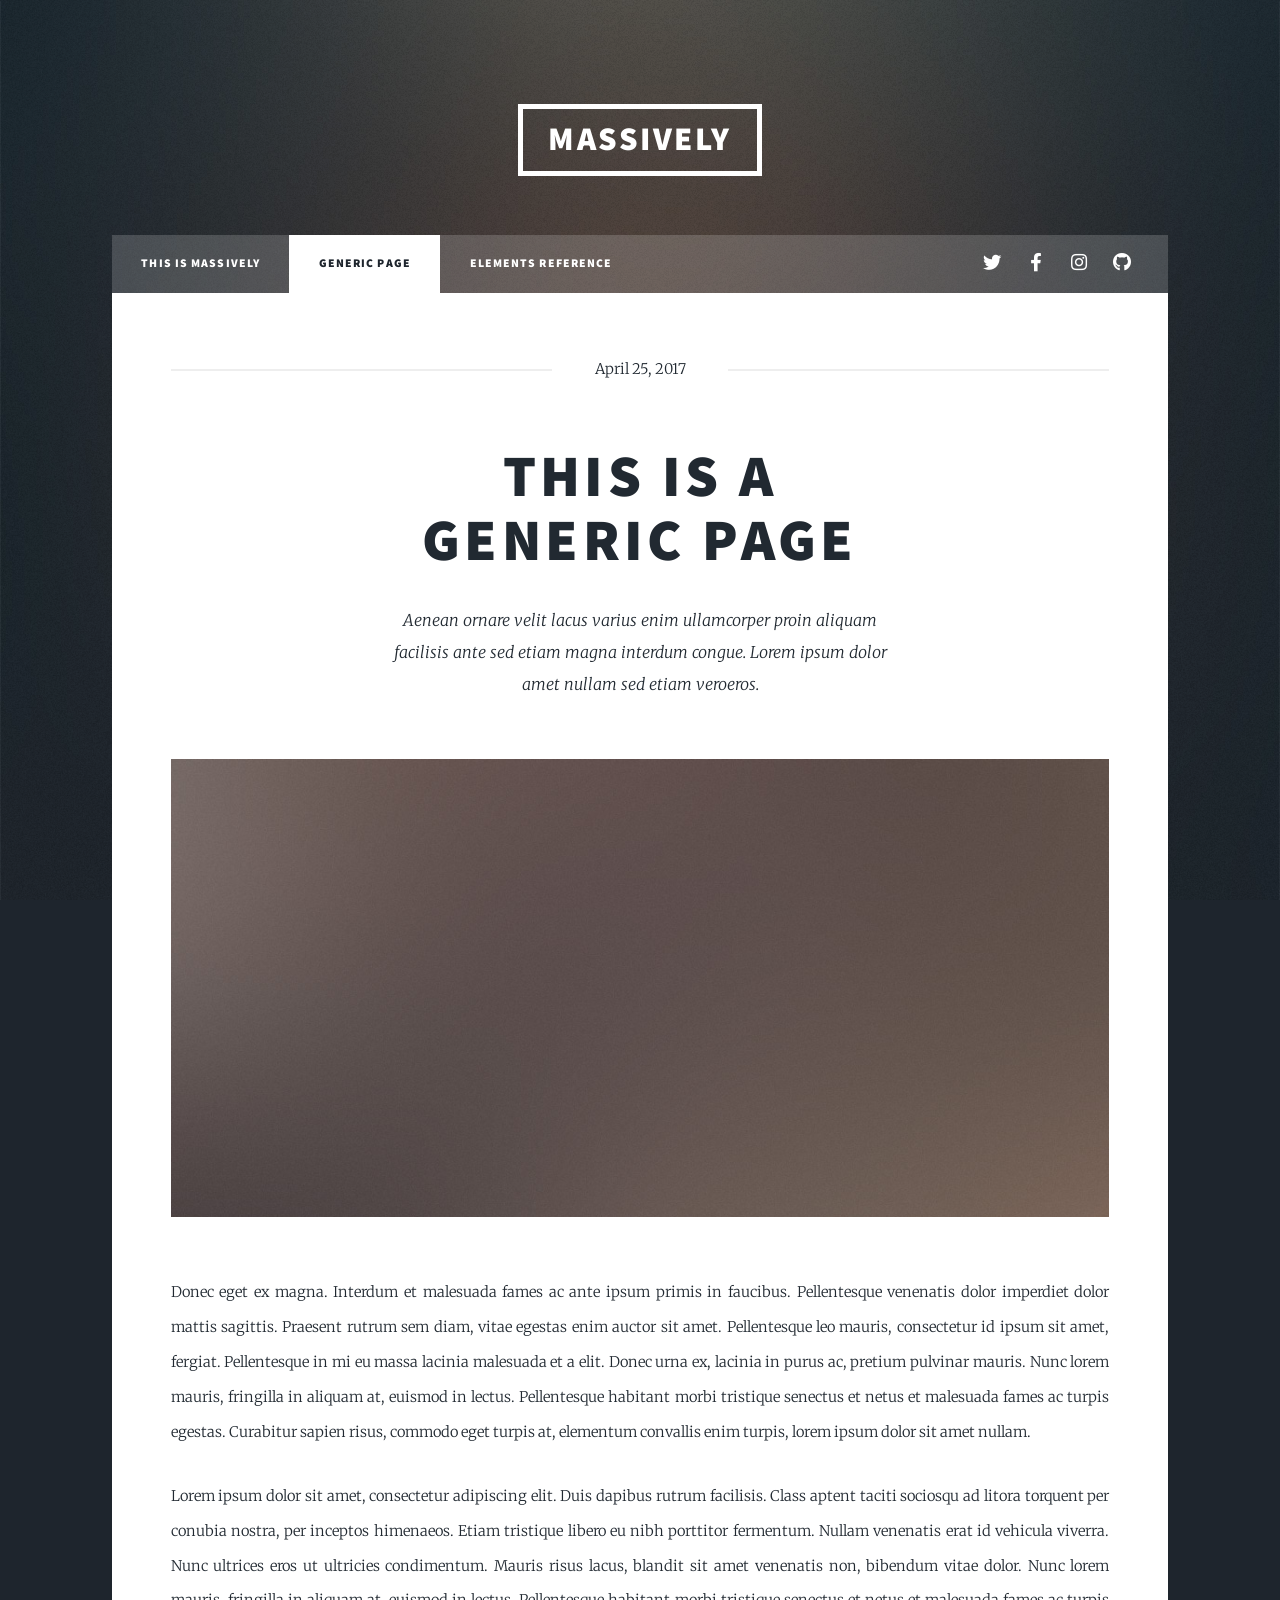
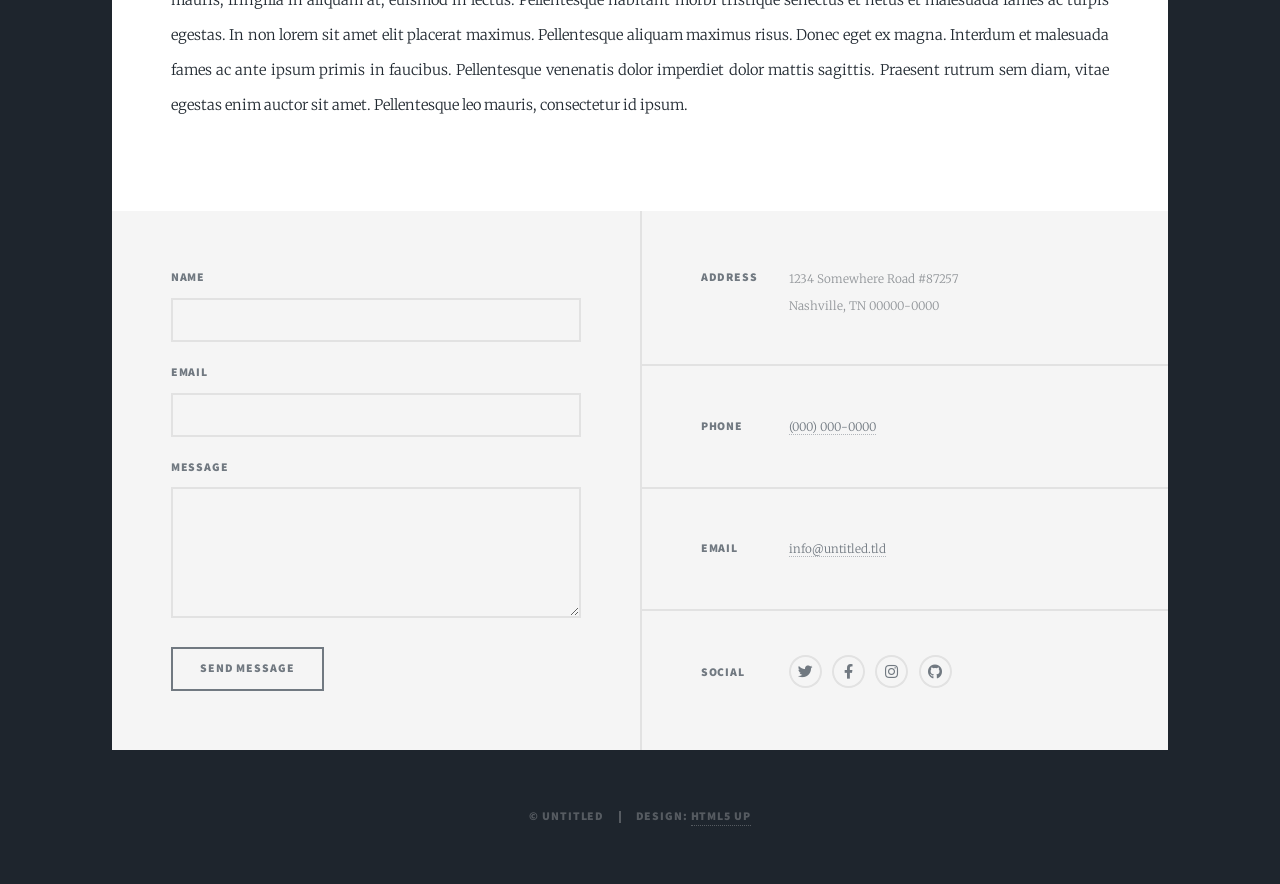
<file: generic.html>
<!DOCTYPE HTML>
<!--
	Massively by HTML5 UP
	html5up.net | @ajlkn
	Free for personal and commercial use under the CCA 3.0 license (html5up.net/license)
-->
<html>
	<head>
		<title>Generic Page - Massively by HTML5 UP</title>
		<meta charset="utf-8" />
		<meta name="viewport" content="width=device-width, initial-scale=1, user-scalable=no" />
		<link rel="stylesheet" href="assets/css/main.css" />
		<noscript><link rel="stylesheet" href="assets/css/noscript.css" /></noscript>
	</head>
	<body class="is-preload">

		<!-- Wrapper -->
			<div id="wrapper">

				<!-- Header -->
					<header id="header">
						<a href="index.html" class="logo">Massively</a>
					</header>

				<!-- Nav -->
					<nav id="nav">
						<ul class="links">
							<li><a href="index.html">This is Massively</a></li>
							<li class="active"><a href="generic.html">Generic Page</a></li>
							<li><a href="elements.html">Elements Reference</a></li>
						</ul>
						<ul class="icons">
							<li><a href="#" class="icon brands fa-twitter"><span class="label">Twitter</span></a></li>
							<li><a href="#" class="icon brands fa-facebook-f"><span class="label">Facebook</span></a></li>
							<li><a href="#" class="icon brands fa-instagram"><span class="label">Instagram</span></a></li>
							<li><a href="#" class="icon brands fa-github"><span class="label">GitHub</span></a></li>
						</ul>
					</nav>

				<!-- Main -->
					<div id="main">

						<!-- Post -->
							<section class="post">
								<header class="major">
									<span class="date">April 25, 2017</span>
									<h1>This is a<br />
									Generic Page</h1>
									<p>Aenean ornare velit lacus varius enim ullamcorper proin aliquam<br />
									facilisis ante sed etiam magna interdum congue. Lorem ipsum dolor<br />
									amet nullam sed etiam veroeros.</p>
								</header>
								<div class="image main"><img src="images/pic01.jpg" alt="" /></div>
								<p>Donec eget ex magna. Interdum et malesuada fames ac ante ipsum primis in faucibus. Pellentesque venenatis dolor imperdiet dolor mattis sagittis. Praesent rutrum sem diam, vitae egestas enim auctor sit amet. Pellentesque leo mauris, consectetur id ipsum sit amet, fergiat. Pellentesque in mi eu massa lacinia malesuada et a elit. Donec urna ex, lacinia in purus ac, pretium pulvinar mauris. Nunc lorem mauris, fringilla in aliquam at, euismod in lectus. Pellentesque habitant morbi tristique senectus et netus et malesuada fames ac turpis egestas. Curabitur sapien risus, commodo eget turpis at, elementum convallis enim turpis, lorem ipsum dolor sit amet nullam.</p>
								<p>Lorem ipsum dolor sit amet, consectetur adipiscing elit. Duis dapibus rutrum facilisis. Class aptent taciti sociosqu ad litora torquent per conubia nostra, per inceptos himenaeos. Etiam tristique libero eu nibh porttitor fermentum. Nullam venenatis erat id vehicula viverra. Nunc ultrices eros ut ultricies condimentum. Mauris risus lacus, blandit sit amet venenatis non, bibendum vitae dolor. Nunc lorem mauris, fringilla in aliquam at, euismod in lectus. Pellentesque habitant morbi tristique senectus et netus et malesuada fames ac turpis egestas. In non lorem sit amet elit placerat maximus. Pellentesque aliquam maximus risus. Donec eget ex magna. Interdum et malesuada fames ac ante ipsum primis in faucibus. Pellentesque venenatis dolor imperdiet dolor mattis sagittis. Praesent rutrum sem diam, vitae egestas enim auctor sit amet. Pellentesque leo mauris, consectetur id ipsum.</p>
							</section>

					</div>

				<!-- Footer -->
					<footer id="footer">
						<section>
							<form method="post" action="#">
								<div class="fields">
									<div class="field">
										<label for="name">Name</label>
										<input type="text" name="name" id="name" />
									</div>
									<div class="field">
										<label for="email">Email</label>
										<input type="text" name="email" id="email" />
									</div>
									<div class="field">
										<label for="message">Message</label>
										<textarea name="message" id="message" rows="3"></textarea>
									</div>
								</div>
								<ul class="actions">
									<li><input type="submit" value="Send Message" /></li>
								</ul>
							</form>
						</section>
						<section class="split contact">
							<section class="alt">
								<h3>Address</h3>
								<p>1234 Somewhere Road #87257<br />
								Nashville, TN 00000-0000</p>
							</section>
							<section>
								<h3>Phone</h3>
								<p><a href="#">(000) 000-0000</a></p>
							</section>
							<section>
								<h3>Email</h3>
								<p><a href="#">info@untitled.tld</a></p>
							</section>
							<section>
								<h3>Social</h3>
								<ul class="icons alt">
									<li><a href="#" class="icon brands alt fa-twitter"><span class="label">Twitter</span></a></li>
									<li><a href="#" class="icon brands alt fa-facebook-f"><span class="label">Facebook</span></a></li>
									<li><a href="#" class="icon brands alt fa-instagram"><span class="label">Instagram</span></a></li>
									<li><a href="#" class="icon brands alt fa-github"><span class="label">GitHub</span></a></li>
								</ul>
							</section>
						</section>
					</footer>

				<!-- Copyright -->
					<div id="copyright">
						<ul><li>&copy; Untitled</li><li>Design: <a href="https://html5up.net">HTML5 UP</a></li></ul>
					</div>

			</div>

		<!-- Scripts -->
			<script src="assets/js/jquery.min.js"></script>
			<script src="assets/js/jquery.scrollex.min.js"></script>
			<script src="assets/js/jquery.scrolly.min.js"></script>
			<script src="assets/js/browser.min.js"></script>
			<script src="assets/js/breakpoints.min.js"></script>
			<script src="assets/js/util.js"></script>
			<script src="assets/js/main.js"></script>

	</body>
</html>
</file>
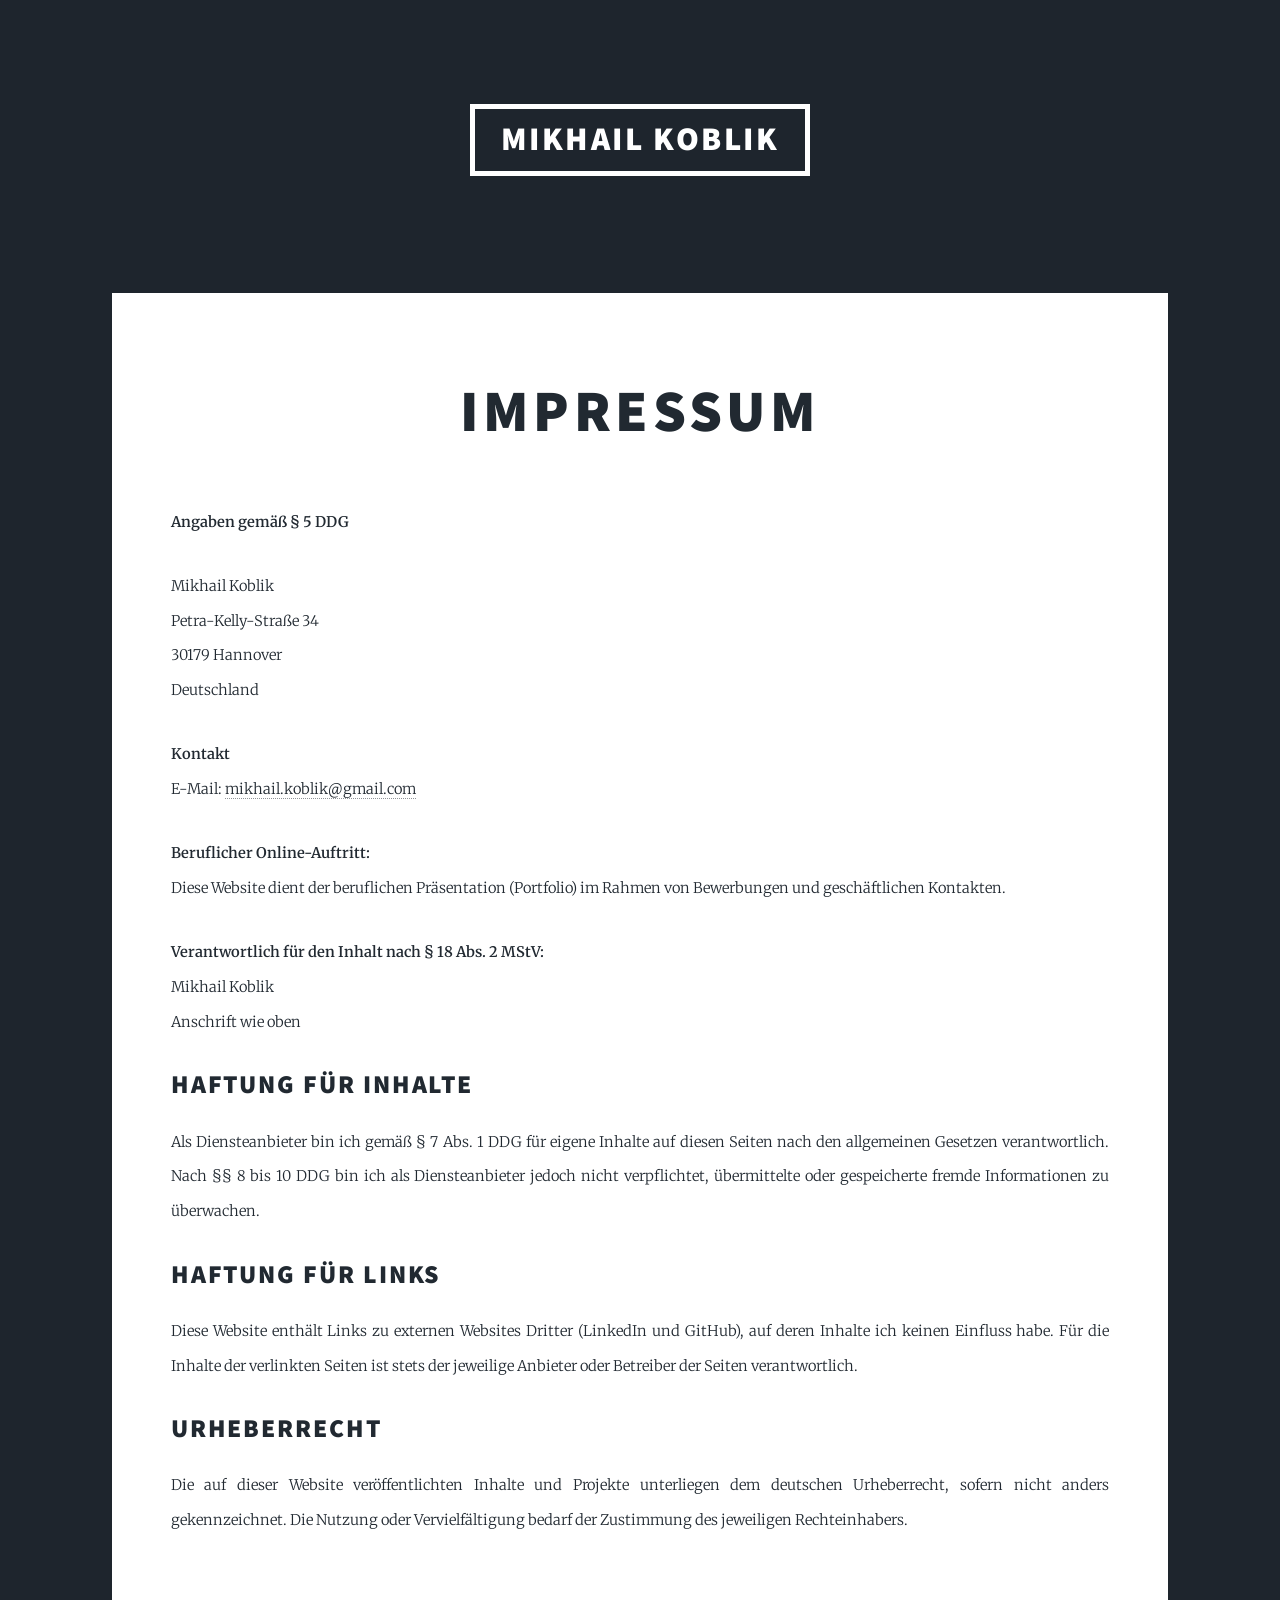
<file: impressum.html>
<!DOCTYPE HTML>
<html>
	<head>
		<title>Impressum | Mikhail Koblik</title>
		<meta charset="utf-8" />
		<meta name="viewport" content="width=device-width, initial-scale=1" />
		<link rel="stylesheet" href="assets/css/main.css" />
	</head>
	<body>

		<div id="wrapper">
			<header id="header">
				<a href="index.html" class="logo">Mikhail Koblik</a>
			</header>

			<div id="main">
				<section class="post">
					<header class="major">
						<h1>Impressum</h1>
					</header>

					<p><strong>Angaben gemäß § 5 DDG</strong></p>

                    <p>
                    Mikhail Koblik<br>
                    Petra-Kelly-Straße 34<br>
                    30179 Hannover<br>
                    Deutschland
                    </p>

                    <p>
                    <strong>Kontakt</strong><br>
                    E-Mail: <a href="mailto:mikhail.koblik@gmail.com">mikhail.koblik@gmail.com</a>
                    </p>

                    <p>
                    <strong>Beruflicher Online-Auftritt:</strong><br>
                    Diese Website dient der beruflichen Präsentation (Portfolio) im Rahmen von Bewerbungen und geschäftlichen Kontakten.
                    </p>

                    <p>
                    <strong>Verantwortlich für den Inhalt nach § 18 Abs. 2 MStV:</strong><br>
                    Mikhail Koblik<br>
                    Anschrift wie oben
                    </p>

                    <h2>Haftung für Inhalte</h2>
                    <p>
                    Als Diensteanbieter bin ich gemäß § 7 Abs. 1 DDG für eigene Inhalte auf diesen Seiten nach den allgemeinen Gesetzen verantwortlich. 
                    Nach §§ 8 bis 10 DDG bin ich als Diensteanbieter jedoch nicht verpflichtet, übermittelte oder gespeicherte fremde Informationen zu überwachen.
                    </p>

                    <h2>Haftung für Links</h2>
                    <p>
                    Diese Website enthält Links zu externen Websites Dritter (LinkedIn und GitHub), auf deren Inhalte ich keinen Einfluss habe. 
                    Für die Inhalte der verlinkten Seiten ist stets der jeweilige Anbieter oder Betreiber der Seiten verantwortlich.
                    </p>

                    <h2>Urheberrecht</h2>
                    <p>
                    Die auf dieser Website veröffentlichten Inhalte und Projekte unterliegen dem deutschen Urheberrecht, 
                    sofern nicht anders gekennzeichnet. 
                    Die Nutzung oder Vervielfältigung bedarf der Zustimmung des jeweiligen Rechteinhabers.
                    </p>

				</section>
			</div>
		</div>

	</body>
</html>
</file>
<file: assets/css/main.css>
@import url(fontawesome-all.min.css);
@import url("https://fonts.googleapis.com/css?family=Merriweather:300,700,300italic,700italic|Source+Sans+Pro:900");

/*
	Massively by HTML5 UP
	html5up.net | @ajlkn
	Free for personal and commercial use under the CCA 3.0 license (html5up.net/license)

*/

html, body, div, span, applet, object,
iframe, h1, h2, h3, h4, h5, h6, p, blockquote,
pre, a, abbr, acronym, address, big, cite,
code, del, dfn, em, img, ins, kbd, q, s, samp,
small, strike, strong, sub, sup, tt, var, b,
u, i, center, dl, dt, dd, ol, ul, li, fieldset,
form, label, legend, table, caption, tbody,
tfoot, thead, tr, th, td, article, aside,
canvas, details, embed, figure, figcaption,
footer, header, hgroup, menu, nav, output, ruby,
section, summary, time, mark, audio, video {
	margin: 0;
	padding: 0;
	border: 0;
	font-size: 100%;
	font: inherit;
	vertical-align: baseline;}

article, aside, details, figcaption, figure,
footer, header, hgroup, menu, nav, section {
	display: block;}

body {
	line-height: 1;
}

ol, ul {
	list-style: none;
}

blockquote, q {
	quotes: none;
}

	blockquote:before, blockquote:after, q:before, q:after {
		content: '';
		content: none;
	}

table {
	border-collapse: collapse;
	border-spacing: 0;
}

body {
	-webkit-text-size-adjust: none;
}

mark {
	background-color: transparent;
	color: inherit;
}

input::-moz-focus-inner {
	border: 0;
	padding: 0;
}

input, select, textarea {
	-moz-appearance: none;
	-webkit-appearance: none;
	-ms-appearance: none;
	appearance: none;
}

/* Basic */

	@-ms-viewport {
		width: device-width;
	}

	body {
		-ms-overflow-style: scrollbar;
	}

	@media screen and (max-width: 480px) {

		html, body {
			min-width: 320px;
		}

	}

	html {
		box-sizing: border-box;
	}

	*, *:before, *:after {
		box-sizing: inherit;
	}

	body {
		background-color: #1e252d;
	}

		body.is-preload *, body.is-preload *:before, body.is-preload *:after {
			-moz-animation: none !important;
			-webkit-animation: none !important;
			-ms-animation: none !important;
			animation: none !important;
			-moz-transition: none !important;
			-webkit-transition: none !important;
			-ms-transition: none !important;
			transition: none !important;
		}

/* Type */

	html {
		font-size: 16pt;
	}

		@media screen and (max-width: 1680px) {

			html {
				font-size: 12pt;
			}

		}

		@media screen and (max-width: 1280px) {

			html {
				font-size: 11pt;
			}

		}

		@media screen and (max-width: 360px) {

			html {
				font-size: 10pt;
			}

		}

	body {
		color: #212931;
	}

	body, input, select, textarea {
		font-family: "Merriweather", Georgia, serif;
		font-weight: 300;
		font-size: 1rem;
		line-height: 2.375;
	}

	a {
		-moz-transition: color 0.2s ease-in-out, background-color 0.2s ease-in-out, border-color 0.2s ease-in-out, box-shadow 0.2s ease-in-out;
		-webkit-transition: color 0.2s ease-in-out, background-color 0.2s ease-in-out, border-color 0.2s ease-in-out, box-shadow 0.2s ease-in-out;
		-ms-transition: color 0.2s ease-in-out, background-color 0.2s ease-in-out, border-color 0.2s ease-in-out, box-shadow 0.2s ease-in-out;
		transition: color 0.2s ease-in-out, background-color 0.2s ease-in-out, border-color 0.2s ease-in-out, box-shadow 0.2s ease-in-out;
		border-bottom: dotted 1px;
		text-decoration: none;
	}

		a:hover {
			border-bottom-color: transparent;
		}

	strong, b {
		font-weight: 600;
	}

	em, i {
		font-style: italic;
	}

	p {
		text-align: justify;
		margin: 0 0 2rem 0;
	}

	h1, h2, h3, h4, h5, h6 {
		font-family: "Source Sans Pro", Helvetica, sans-serif;
		font-weight: 900;
		line-height: 1.5;
		letter-spacing: 0.075em;
		text-transform: uppercase;
		margin: 0 0 1rem 0;
	}

		h1 a, h2 a, h3 a, h4 a, h5 a, h6 a {
			border-bottom: 0;
			color: inherit;
			text-decoration: none;
		}

	h1 {
		font-size: 4rem;
		line-height: 1.1;
		margin: 0 0 2rem 0;
	}

	h2 {
		font-size: 1.75rem;
		line-height: 1.3;
		margin: 0 0 1.5rem 0;
	}

	h3 {
		font-size: 1.25rem;
		margin: 0 0 1.5rem 0;
	}

	h4 {
		font-size: 1rem;
	}

	h5 {
		font-size: 0.9rem;
	}

	h6 {
		font-size: 0.8rem;
	}

	sub {
		font-size: 0.8rem;
		position: relative;
		top: 0.5rem;
	}

	sup {
		font-size: 0.8rem;
		position: relative;
		top: -0.5rem;
	}

	blockquote {
		border-left: solid 4px;
		font-style: italic;
		margin: 0 0 2rem 0;
		padding: 0.5rem 0 0.5rem 2rem;
	}

	code {
		border: solid 2px;
		font-family: "Courier New", monospace;
		font-size: 0.9rem;
		margin: 0 0.25rem;
		padding: 0.25rem 0.65rem;
	}

	pre {
		-webkit-overflow-scrolling: touch;
		font-family: "Courier New", monospace;
		font-size: 0.9rem;
		margin: 0 0 2rem 0;
	}

		pre code {
			display: block;
			line-height: 1.75;
			padding: 1rem 1.5rem;
			overflow-x: auto;
		}

	hr {
		border: 0;
		border-bottom: solid 2px;
		margin: 3rem 0;
	}

		hr.major {
			margin: 5rem 0;
		}

	.align-left {
		text-align: left;
	}

	.align-center {
		text-align: center;
	}

	.align-right {
		text-align: right;
	}

	input, select, textarea {
		color: #212931;
	}

	a {
		color: #212931;
		border-bottom-color: rgba(33, 41, 49, 0.5);
	}

		a:hover {
			border-bottom-color: transparent;
			color: #18bfef !important;
		}

	strong, b {
		color: #212931;
	}

	h1, h2, h3, h4, h5, h6 {
		color: #212931;
	}

	blockquote {
		border-left-color: #eeeeee;
	}

	code {
		background: rgba(220, 220, 220, 0.25);
		border-color: #eeeeee;
	}

	hr {
		border-bottom-color: #eeeeee;
	}

/* Row */

	.row {
		display: flex;
		flex-wrap: wrap;
		box-sizing: border-box;
		align-items: stretch;
	}

		.row > * {
			box-sizing: border-box;
		}

		.row.gtr-uniform > * > :last-child {
			margin-bottom: 0;
		}

		.row.aln-left {
			justify-content: flex-start;
		}

		.row.aln-center {
			justify-content: center;
		}

		.row.aln-right {
			justify-content: flex-end;
		}

		.row.aln-top {
			align-items: flex-start;
		}

		.row.aln-middle {
			align-items: center;
		}

		.row.aln-bottom {
			align-items: flex-end;
		}

		.row > .imp {
			order: -1;
		}

		.row > .col-1 {
			width: 8.33333%;
		}

		.row > .off-1 {
			margin-left: 8.33333%;
		}

		.row > .col-2 {
			width: 16.66667%;
		}

		.row > .off-2 {
			margin-left: 16.66667%;
		}

		.row > .col-3 {
			width: 25%;
		}

		.row > .off-3 {
			margin-left: 25%;
		}

		.row > .col-4 {
			width: 33.33333%;
		}

		.row > .off-4 {
			margin-left: 33.33333%;
		}

		.row > .col-5 {
			width: 41.66667%;
		}

		.row > .off-5 {
			margin-left: 41.66667%;
		}

		.row > .col-6 {
			width: 50%;
		}

		.row > .off-6 {
			margin-left: 50%;
		}

		.row > .col-7 {
			width: 58.33333%;
		}

		.row > .off-7 {
			margin-left: 58.33333%;
		}

		.row > .col-8 {
			width: 66.66667%;
		}

		.row > .off-8 {
			margin-left: 66.66667%;
		}

		.row > .col-9 {
			width: 75%;
		}

		.row > .off-9 {
			margin-left: 75%;
		}

		.row > .col-10 {
			width: 83.33333%;
		}

		.row > .off-10 {
			margin-left: 83.33333%;
		}

		.row > .col-11 {
			width: 91.66667%;
		}

		.row > .off-11 {
			margin-left: 91.66667%;
		}

		.row > .col-12 {
			width: 100%;
		}

		.row > .off-12 {
			margin-left: 100%;
		}

		.row.gtr-0 {
			margin-top: 0;
			margin-left: 0rem;
		}

			.row.gtr-0 > * {
				padding: 0 0 0 0rem;
			}

			.row.gtr-0.gtr-uniform {
				margin-top: 0rem;
			}

				.row.gtr-0.gtr-uniform > * {
					padding-top: 0rem;
				}

		.row.gtr-25 {
			margin-top: 0;
			margin-left: -0.375rem;
		}

			.row.gtr-25 > * {
				padding: 0 0 0 0.375rem;
			}

			.row.gtr-25.gtr-uniform {
				margin-top: -0.375rem;
			}

				.row.gtr-25.gtr-uniform > * {
					padding-top: 0.375rem;
				}

		.row.gtr-50 {
			margin-top: 0;
			margin-left: -0.75rem;
		}

			.row.gtr-50 > * {
				padding: 0 0 0 0.75rem;
			}

			.row.gtr-50.gtr-uniform {
				margin-top: -0.75rem;
			}

				.row.gtr-50.gtr-uniform > * {
					padding-top: 0.75rem;
				}

		.row {
			margin-top: 0;
			margin-left: -1.5rem;
		}

			.row > * {
				padding: 0 0 0 1.5rem;
			}

			.row.gtr-uniform {
				margin-top: -1.5rem;
			}

				.row.gtr-uniform > * {
					padding-top: 1.5rem;
				}

		.row.gtr-150 {
			margin-top: 0;
			margin-left: -2.25rem;
		}

			.row.gtr-150 > * {
				padding: 0 0 0 2.25rem;
			}

			.row.gtr-150.gtr-uniform {
				margin-top: -2.25rem;
			}

				.row.gtr-150.gtr-uniform > * {
					padding-top: 2.25rem;
				}

		.row.gtr-200 {
			margin-top: 0;
			margin-left: -3rem;
		}

			.row.gtr-200 > * {
				padding: 0 0 0 3rem;
			}

			.row.gtr-200.gtr-uniform {
				margin-top: -3rem;
			}

				.row.gtr-200.gtr-uniform > * {
					padding-top: 3rem;
				}

		@media screen and (max-width: 1680px) {

			.row {
				display: flex;
				flex-wrap: wrap;
				box-sizing: border-box;
				align-items: stretch;
			}

				.row > * {
					box-sizing: border-box;
				}

				.row.gtr-uniform > * > :last-child {
					margin-bottom: 0;
				}

				.row.aln-left {
					justify-content: flex-start;
				}

				.row.aln-center {
					justify-content: center;
				}

				.row.aln-right {
					justify-content: flex-end;
				}

				.row.aln-top {
					align-items: flex-start;
				}

				.row.aln-middle {
					align-items: center;
				}

				.row.aln-bottom {
					align-items: flex-end;
				}

				.row > .imp-xlarge {
					order: -1;
				}

				.row > .col-1-xlarge {
					width: 8.33333%;
				}

				.row > .off-1-xlarge {
					margin-left: 8.33333%;
				}

				.row > .col-2-xlarge {
					width: 16.66667%;
				}

				.row > .off-2-xlarge {
					margin-left: 16.66667%;
				}

				.row > .col-3-xlarge {
					width: 25%;
				}

				.row > .off-3-xlarge {
					margin-left: 25%;
				}

				.row > .col-4-xlarge {
					width: 33.33333%;
				}

				.row > .off-4-xlarge {
					margin-left: 33.33333%;
				}

				.row > .col-5-xlarge {
					width: 41.66667%;
				}

				.row > .off-5-xlarge {
					margin-left: 41.66667%;
				}

				.row > .col-6-xlarge {
					width: 50%;
				}

				.row > .off-6-xlarge {
					margin-left: 50%;
				}

				.row > .col-7-xlarge {
					width: 58.33333%;
				}

				.row > .off-7-xlarge {
					margin-left: 58.33333%;
				}

				.row > .col-8-xlarge {
					width: 66.66667%;
				}

				.row > .off-8-xlarge {
					margin-left: 66.66667%;
				}

				.row > .col-9-xlarge {
					width: 75%;
				}

				.row > .off-9-xlarge {
					margin-left: 75%;
				}

				.row > .col-10-xlarge {
					width: 83.33333%;
				}

				.row > .off-10-xlarge {
					margin-left: 83.33333%;
				}

				.row > .col-11-xlarge {
					width: 91.66667%;
				}

				.row > .off-11-xlarge {
					margin-left: 91.66667%;
				}

				.row > .col-12-xlarge {
					width: 100%;
				}

				.row > .off-12-xlarge {
					margin-left: 100%;
				}

				.row.gtr-0 {
					margin-top: 0;
					margin-left: 0rem;
				}

					.row.gtr-0 > * {
						padding: 0 0 0 0rem;
					}

					.row.gtr-0.gtr-uniform {
						margin-top: 0rem;
					}

						.row.gtr-0.gtr-uniform > * {
							padding-top: 0rem;
						}

				.row.gtr-25 {
					margin-top: 0;
					margin-left: -0.375rem;
				}

					.row.gtr-25 > * {
						padding: 0 0 0 0.375rem;
					}

					.row.gtr-25.gtr-uniform {
						margin-top: -0.375rem;
					}

						.row.gtr-25.gtr-uniform > * {
							padding-top: 0.375rem;
						}

				.row.gtr-50 {
					margin-top: 0;
					margin-left: -0.75rem;
				}

					.row.gtr-50 > * {
						padding: 0 0 0 0.75rem;
					}

					.row.gtr-50.gtr-uniform {
						margin-top: -0.75rem;
					}

						.row.gtr-50.gtr-uniform > * {
							padding-top: 0.75rem;
						}

				.row {
					margin-top: 0;
					margin-left: -1.5rem;
				}

					.row > * {
						padding: 0 0 0 1.5rem;
					}

					.row.gtr-uniform {
						margin-top: -1.5rem;
					}

						.row.gtr-uniform > * {
							padding-top: 1.5rem;
						}

				.row.gtr-150 {
					margin-top: 0;
					margin-left: -2.25rem;
				}

					.row.gtr-150 > * {
						padding: 0 0 0 2.25rem;
					}

					.row.gtr-150.gtr-uniform {
						margin-top: -2.25rem;
					}

						.row.gtr-150.gtr-uniform > * {
							padding-top: 2.25rem;
						}

				.row.gtr-200 {
					margin-top: 0;
					margin-left: -3rem;
				}

					.row.gtr-200 > * {
						padding: 0 0 0 3rem;
					}

					.row.gtr-200.gtr-uniform {
						margin-top: -3rem;
					}

						.row.gtr-200.gtr-uniform > * {
							padding-top: 3rem;
						}

		}

		@media screen and (max-width: 1280px) {

			.row {
				display: flex;
				flex-wrap: wrap;
				box-sizing: border-box;
				align-items: stretch;
			}

				.row > * {
					box-sizing: border-box;
				}

				.row.gtr-uniform > * > :last-child {
					margin-bottom: 0;
				}

				.row.aln-left {
					justify-content: flex-start;
				}

				.row.aln-center {
					justify-content: center;
				}

				.row.aln-right {
					justify-content: flex-end;
				}

				.row.aln-top {
					align-items: flex-start;
				}

				.row.aln-middle {
					align-items: center;
				}

				.row.aln-bottom {
					align-items: flex-end;
				}

				.row > .imp-large {
					order: -1;
				}

				.row > .col-1-large {
					width: 8.33333%;
				}

				.row > .off-1-large {
					margin-left: 8.33333%;
				}

				.row > .col-2-large {
					width: 16.66667%;
				}

				.row > .off-2-large {
					margin-left: 16.66667%;
				}

				.row > .col-3-large {
					width: 25%;
				}

				.row > .off-3-large {
					margin-left: 25%;
				}

				.row > .col-4-large {
					width: 33.33333%;
				}

				.row > .off-4-large {
					margin-left: 33.33333%;
				}

				.row > .col-5-large {
					width: 41.66667%;
				}

				.row > .off-5-large {
					margin-left: 41.66667%;
				}

				.row > .col-6-large {
					width: 50%;
				}

				.row > .off-6-large {
					margin-left: 50%;
				}

				.row > .col-7-large {
					width: 58.33333%;
				}

				.row > .off-7-large {
					margin-left: 58.33333%;
				}

				.row > .col-8-large {
					width: 66.66667%;
				}

				.row > .off-8-large {
					margin-left: 66.66667%;
				}

				.row > .col-9-large {
					width: 75%;
				}

				.row > .off-9-large {
					margin-left: 75%;
				}

				.row > .col-10-large {
					width: 83.33333%;
				}

				.row > .off-10-large {
					margin-left: 83.33333%;
				}

				.row > .col-11-large {
					width: 91.66667%;
				}

				.row > .off-11-large {
					margin-left: 91.66667%;
				}

				.row > .col-12-large {
					width: 100%;
				}

				.row > .off-12-large {
					margin-left: 100%;
				}

				.row.gtr-0 {
					margin-top: 0;
					margin-left: 0rem;
				}

					.row.gtr-0 > * {
						padding: 0 0 0 0rem;
					}

					.row.gtr-0.gtr-uniform {
						margin-top: 0rem;
					}

						.row.gtr-0.gtr-uniform > * {
							padding-top: 0rem;
						}

				.row.gtr-25 {
					margin-top: 0;
					margin-left: -0.375rem;
				}

					.row.gtr-25 > * {
						padding: 0 0 0 0.375rem;
					}

					.row.gtr-25.gtr-uniform {
						margin-top: -0.375rem;
					}

						.row.gtr-25.gtr-uniform > * {
							padding-top: 0.375rem;
						}

				.row.gtr-50 {
					margin-top: 0;
					margin-left: -0.75rem;
				}

					.row.gtr-50 > * {
						padding: 0 0 0 0.75rem;
					}

					.row.gtr-50.gtr-uniform {
						margin-top: -0.75rem;
					}

						.row.gtr-50.gtr-uniform > * {
							padding-top: 0.75rem;
						}

				.row {
					margin-top: 0;
					margin-left: -1.5rem;
				}

					.row > * {
						padding: 0 0 0 1.5rem;
					}

					.row.gtr-uniform {
						margin-top: -1.5rem;
					}

						.row.gtr-uniform > * {
							padding-top: 1.5rem;
						}

				.row.gtr-150 {
					margin-top: 0;
					margin-left: -2.25rem;
				}

					.row.gtr-150 > * {
						padding: 0 0 0 2.25rem;
					}

					.row.gtr-150.gtr-uniform {
						margin-top: -2.25rem;
					}

						.row.gtr-150.gtr-uniform > * {
							padding-top: 2.25rem;
						}

				.row.gtr-200 {
					margin-top: 0;
					margin-left: -3rem;
				}

					.row.gtr-200 > * {
						padding: 0 0 0 3rem;
					}

					.row.gtr-200.gtr-uniform {
						margin-top: -3rem;
					}

						.row.gtr-200.gtr-uniform > * {
							padding-top: 3rem;
						}

		}

		@media screen and (max-width: 980px) {

			.row {
				display: flex;
				flex-wrap: wrap;
				box-sizing: border-box;
				align-items: stretch;
			}

				.row > * {
					box-sizing: border-box;
				}

				.row.gtr-uniform > * > :last-child {
					margin-bottom: 0;
				}

				.row.aln-left {
					justify-content: flex-start;
				}

				.row.aln-center {
					justify-content: center;
				}

				.row.aln-right {
					justify-content: flex-end;
				}

				.row.aln-top {
					align-items: flex-start;
				}

				.row.aln-middle {
					align-items: center;
				}

				.row.aln-bottom {
					align-items: flex-end;
				}

				.row > .imp-medium {
					order: -1;
				}

				.row > .col-1-medium {
					width: 8.33333%;
				}

				.row > .off-1-medium {
					margin-left: 8.33333%;
				}

				.row > .col-2-medium {
					width: 16.66667%;
				}

				.row > .off-2-medium {
					margin-left: 16.66667%;
				}

				.row > .col-3-medium {
					width: 25%;
				}

				.row > .off-3-medium {
					margin-left: 25%;
				}

				.row > .col-4-medium {
					width: 33.33333%;
				}

				.row > .off-4-medium {
					margin-left: 33.33333%;
				}

				.row > .col-5-medium {
					width: 41.66667%;
				}

				.row > .off-5-medium {
					margin-left: 41.66667%;
				}

				.row > .col-6-medium {
					width: 50%;
				}

				.row > .off-6-medium {
					margin-left: 50%;
				}

				.row > .col-7-medium {
					width: 58.33333%;
				}

				.row > .off-7-medium {
					margin-left: 58.33333%;
				}

				.row > .col-8-medium {
					width: 66.66667%;
				}

				.row > .off-8-medium {
					margin-left: 66.66667%;
				}

				.row > .col-9-medium {
					width: 75%;
				}

				.row > .off-9-medium {
					margin-left: 75%;
				}

				.row > .col-10-medium {
					width: 83.33333%;
				}

				.row > .off-10-medium {
					margin-left: 83.33333%;
				}

				.row > .col-11-medium {
					width: 91.66667%;
				}

				.row > .off-11-medium {
					margin-left: 91.66667%;
				}

				.row > .col-12-medium {
					width: 100%;
				}

				.row > .off-12-medium {
					margin-left: 100%;
				}

				.row.gtr-0 {
					margin-top: 0;
					margin-left: 0rem;
				}

					.row.gtr-0 > * {
						padding: 0 0 0 0rem;
					}

					.row.gtr-0.gtr-uniform {
						margin-top: 0rem;
					}

						.row.gtr-0.gtr-uniform > * {
							padding-top: 0rem;
						}

				.row.gtr-25 {
					margin-top: 0;
					margin-left: -0.375rem;
				}

					.row.gtr-25 > * {
						padding: 0 0 0 0.375rem;
					}

					.row.gtr-25.gtr-uniform {
						margin-top: -0.375rem;
					}

						.row.gtr-25.gtr-uniform > * {
							padding-top: 0.375rem;
						}

				.row.gtr-50 {
					margin-top: 0;
					margin-left: -0.75rem;
				}

					.row.gtr-50 > * {
						padding: 0 0 0 0.75rem;
					}

					.row.gtr-50.gtr-uniform {
						margin-top: -0.75rem;
					}

						.row.gtr-50.gtr-uniform > * {
							padding-top: 0.75rem;
						}

				.row {
					margin-top: 0;
					margin-left: -1.5rem;
				}

					.row > * {
						padding: 0 0 0 1.5rem;
					}

					.row.gtr-uniform {
						margin-top: -1.5rem;
					}

						.row.gtr-uniform > * {
							padding-top: 1.5rem;
						}

				.row.gtr-150 {
					margin-top: 0;
					margin-left: -2.25rem;
				}

					.row.gtr-150 > * {
						padding: 0 0 0 2.25rem;
					}

					.row.gtr-150.gtr-uniform {
						margin-top: -2.25rem;
					}

						.row.gtr-150.gtr-uniform > * {
							padding-top: 2.25rem;
						}

				.row.gtr-200 {
					margin-top: 0;
					margin-left: -3rem;
				}

					.row.gtr-200 > * {
						padding: 0 0 0 3rem;
					}

					.row.gtr-200.gtr-uniform {
						margin-top: -3rem;
					}

						.row.gtr-200.gtr-uniform > * {
							padding-top: 3rem;
						}

		}

		@media screen and (max-width: 736px) {

			.row {
				display: flex;
				flex-wrap: wrap;
				box-sizing: border-box;
				align-items: stretch;
			}

				.row > * {
					box-sizing: border-box;
				}

				.row.gtr-uniform > * > :last-child {
					margin-bottom: 0;
				}

				.row.aln-left {
					justify-content: flex-start;
				}

				.row.aln-center {
					justify-content: center;
				}

				.row.aln-right {
					justify-content: flex-end;
				}

				.row.aln-top {
					align-items: flex-start;
				}

				.row.aln-middle {
					align-items: center;
				}

				.row.aln-bottom {
					align-items: flex-end;
				}

				.row > .imp-small {
					order: -1;
				}

				.row > .col-1-small {
					width: 8.33333%;
				}

				.row > .off-1-small {
					margin-left: 8.33333%;
				}

				.row > .col-2-small {
					width: 16.66667%;
				}

				.row > .off-2-small {
					margin-left: 16.66667%;
				}

				.row > .col-3-small {
					width: 25%;
				}

				.row > .off-3-small {
					margin-left: 25%;
				}

				.row > .col-4-small {
					width: 33.33333%;
				}

				.row > .off-4-small {
					margin-left: 33.33333%;
				}

				.row > .col-5-small {
					width: 41.66667%;
				}

				.row > .off-5-small {
					margin-left: 41.66667%;
				}

				.row > .col-6-small {
					width: 50%;
				}

				.row > .off-6-small {
					margin-left: 50%;
				}

				.row > .col-7-small {
					width: 58.33333%;
				}

				.row > .off-7-small {
					margin-left: 58.33333%;
				}

				.row > .col-8-small {
					width: 66.66667%;
				}

				.row > .off-8-small {
					margin-left: 66.66667%;
				}

				.row > .col-9-small {
					width: 75%;
				}

				.row > .off-9-small {
					margin-left: 75%;
				}

				.row > .col-10-small {
					width: 83.33333%;
				}

				.row > .off-10-small {
					margin-left: 83.33333%;
				}

				.row > .col-11-small {
					width: 91.66667%;
				}

				.row > .off-11-small {
					margin-left: 91.66667%;
				}

				.row > .col-12-small {
					width: 100%;
				}

				.row > .off-12-small {
					margin-left: 100%;
				}

				.row.gtr-0 {
					margin-top: 0;
					margin-left: 0rem;
				}

					.row.gtr-0 > * {
						padding: 0 0 0 0rem;
					}

					.row.gtr-0.gtr-uniform {
						margin-top: 0rem;
					}

						.row.gtr-0.gtr-uniform > * {
							padding-top: 0rem;
						}

				.row.gtr-25 {
					margin-top: 0;
					margin-left: -0.375rem;
				}

					.row.gtr-25 > * {
						padding: 0 0 0 0.375rem;
					}

					.row.gtr-25.gtr-uniform {
						margin-top: -0.375rem;
					}

						.row.gtr-25.gtr-uniform > * {
							padding-top: 0.375rem;
						}

				.row.gtr-50 {
					margin-top: 0;
					margin-left: -0.75rem;
				}

					.row.gtr-50 > * {
						padding: 0 0 0 0.75rem;
					}

					.row.gtr-50.gtr-uniform {
						margin-top: -0.75rem;
					}

						.row.gtr-50.gtr-uniform > * {
							padding-top: 0.75rem;
						}

				.row {
					margin-top: 0;
					margin-left: -1.5rem;
				}

					.row > * {
						padding: 0 0 0 1.5rem;
					}

					.row.gtr-uniform {
						margin-top: -1.5rem;
					}

						.row.gtr-uniform > * {
							padding-top: 1.5rem;
						}

				.row.gtr-150 {
					margin-top: 0;
					margin-left: -2.25rem;
				}

					.row.gtr-150 > * {
						padding: 0 0 0 2.25rem;
					}

					.row.gtr-150.gtr-uniform {
						margin-top: -2.25rem;
					}

						.row.gtr-150.gtr-uniform > * {
							padding-top: 2.25rem;
						}

				.row.gtr-200 {
					margin-top: 0;
					margin-left: -3rem;
				}

					.row.gtr-200 > * {
						padding: 0 0 0 3rem;
					}

					.row.gtr-200.gtr-uniform {
						margin-top: -3rem;
					}

						.row.gtr-200.gtr-uniform > * {
							padding-top: 3rem;
						}

		}

		@media screen and (max-width: 480px) {

			.row {
				display: flex;
				flex-wrap: wrap;
				box-sizing: border-box;
				align-items: stretch;
			}

				.row > * {
					box-sizing: border-box;
				}

				.row.gtr-uniform > * > :last-child {
					margin-bottom: 0;
				}

				.row.aln-left {
					justify-content: flex-start;
				}

				.row.aln-center {
					justify-content: center;
				}

				.row.aln-right {
					justify-content: flex-end;
				}

				.row.aln-top {
					align-items: flex-start;
				}

				.row.aln-middle {
					align-items: center;
				}

				.row.aln-bottom {
					align-items: flex-end;
				}

				.row > .imp-xsmall {
					order: -1;
				}

				.row > .col-1-xsmall {
					width: 8.33333%;
				}

				.row > .off-1-xsmall {
					margin-left: 8.33333%;
				}

				.row > .col-2-xsmall {
					width: 16.66667%;
				}

				.row > .off-2-xsmall {
					margin-left: 16.66667%;
				}

				.row > .col-3-xsmall {
					width: 25%;
				}

				.row > .off-3-xsmall {
					margin-left: 25%;
				}

				.row > .col-4-xsmall {
					width: 33.33333%;
				}

				.row > .off-4-xsmall {
					margin-left: 33.33333%;
				}

				.row > .col-5-xsmall {
					width: 41.66667%;
				}

				.row > .off-5-xsmall {
					margin-left: 41.66667%;
				}

				.row > .col-6-xsmall {
					width: 50%;
				}

				.row > .off-6-xsmall {
					margin-left: 50%;
				}

				.row > .col-7-xsmall {
					width: 58.33333%;
				}

				.row > .off-7-xsmall {
					margin-left: 58.33333%;
				}

				.row > .col-8-xsmall {
					width: 66.66667%;
				}

				.row > .off-8-xsmall {
					margin-left: 66.66667%;
				}

				.row > .col-9-xsmall {
					width: 75%;
				}

				.row > .off-9-xsmall {
					margin-left: 75%;
				}

				.row > .col-10-xsmall {
					width: 83.33333%;
				}

				.row > .off-10-xsmall {
					margin-left: 83.33333%;
				}

				.row > .col-11-xsmall {
					width: 91.66667%;
				}

				.row > .off-11-xsmall {
					margin-left: 91.66667%;
				}

				.row > .col-12-xsmall {
					width: 100%;
				}

				.row > .off-12-xsmall {
					margin-left: 100%;
				}

				.row.gtr-0 {
					margin-top: 0;
					margin-left: 0rem;
				}

					.row.gtr-0 > * {
						padding: 0 0 0 0rem;
					}

					.row.gtr-0.gtr-uniform {
						margin-top: 0rem;
					}

						.row.gtr-0.gtr-uniform > * {
							padding-top: 0rem;
						}

				.row.gtr-25 {
					margin-top: 0;
					margin-left: -0.375rem;
				}

					.row.gtr-25 > * {
						padding: 0 0 0 0.375rem;
					}

					.row.gtr-25.gtr-uniform {
						margin-top: -0.375rem;
					}

						.row.gtr-25.gtr-uniform > * {
							padding-top: 0.375rem;
						}

				.row.gtr-50 {
					margin-top: 0;
					margin-left: -0.75rem;
				}

					.row.gtr-50 > * {
						padding: 0 0 0 0.75rem;
					}

					.row.gtr-50.gtr-uniform {
						margin-top: -0.75rem;
					}

						.row.gtr-50.gtr-uniform > * {
							padding-top: 0.75rem;
						}

				.row {
					margin-top: 0;
					margin-left: -1.5rem;
				}

					.row > * {
						padding: 0 0 0 1.5rem;
					}

					.row.gtr-uniform {
						margin-top: -1.5rem;
					}

						.row.gtr-uniform > * {
							padding-top: 1.5rem;
						}

				.row.gtr-150 {
					margin-top: 0;
					margin-left: -2.25rem;
				}

					.row.gtr-150 > * {
						padding: 0 0 0 2.25rem;
					}

					.row.gtr-150.gtr-uniform {
						margin-top: -2.25rem;
					}

						.row.gtr-150.gtr-uniform > * {
							padding-top: 2.25rem;
						}

				.row.gtr-200 {
					margin-top: 0;
					margin-left: -3rem;
				}

					.row.gtr-200 > * {
						padding: 0 0 0 3rem;
					}

					.row.gtr-200.gtr-uniform {
						margin-top: -3rem;
					}

						.row.gtr-200.gtr-uniform > * {
							padding-top: 3rem;
						}

		}

		@media screen and (max-width: 360px) {

			.row {
				display: flex;
				flex-wrap: wrap;
				box-sizing: border-box;
				align-items: stretch;
			}

				.row > * {
					box-sizing: border-box;
				}

				.row.gtr-uniform > * > :last-child {
					margin-bottom: 0;
				}

				.row.aln-left {
					justify-content: flex-start;
				}

				.row.aln-center {
					justify-content: center;
				}

				.row.aln-right {
					justify-content: flex-end;
				}

				.row.aln-top {
					align-items: flex-start;
				}

				.row.aln-middle {
					align-items: center;
				}

				.row.aln-bottom {
					align-items: flex-end;
				}

				.row > .imp-xxsmall {
					order: -1;
				}

				.row > .col-1-xxsmall {
					width: 8.33333%;
				}

				.row > .off-1-xxsmall {
					margin-left: 8.33333%;
				}

				.row > .col-2-xxsmall {
					width: 16.66667%;
				}

				.row > .off-2-xxsmall {
					margin-left: 16.66667%;
				}

				.row > .col-3-xxsmall {
					width: 25%;
				}

				.row > .off-3-xxsmall {
					margin-left: 25%;
				}

				.row > .col-4-xxsmall {
					width: 33.33333%;
				}

				.row > .off-4-xxsmall {
					margin-left: 33.33333%;
				}

				.row > .col-5-xxsmall {
					width: 41.66667%;
				}

				.row > .off-5-xxsmall {
					margin-left: 41.66667%;
				}

				.row > .col-6-xxsmall {
					width: 50%;
				}

				.row > .off-6-xxsmall {
					margin-left: 50%;
				}

				.row > .col-7-xxsmall {
					width: 58.33333%;
				}

				.row > .off-7-xxsmall {
					margin-left: 58.33333%;
				}

				.row > .col-8-xxsmall {
					width: 66.66667%;
				}

				.row > .off-8-xxsmall {
					margin-left: 66.66667%;
				}

				.row > .col-9-xxsmall {
					width: 75%;
				}

				.row > .off-9-xxsmall {
					margin-left: 75%;
				}

				.row > .col-10-xxsmall {
					width: 83.33333%;
				}

				.row > .off-10-xxsmall {
					margin-left: 83.33333%;
				}

				.row > .col-11-xxsmall {
					width: 91.66667%;
				}

				.row > .off-11-xxsmall {
					margin-left: 91.66667%;
				}

				.row > .col-12-xxsmall {
					width: 100%;
				}

				.row > .off-12-xxsmall {
					margin-left: 100%;
				}

				.row.gtr-0 {
					margin-top: 0;
					margin-left: 0rem;
				}

					.row.gtr-0 > * {
						padding: 0 0 0 0rem;
					}

					.row.gtr-0.gtr-uniform {
						margin-top: 0rem;
					}

						.row.gtr-0.gtr-uniform > * {
							padding-top: 0rem;
						}

				.row.gtr-25 {
					margin-top: 0;
					margin-left: -0.375rem;
				}

					.row.gtr-25 > * {
						padding: 0 0 0 0.375rem;
					}

					.row.gtr-25.gtr-uniform {
						margin-top: -0.375rem;
					}

						.row.gtr-25.gtr-uniform > * {
							padding-top: 0.375rem;
						}

				.row.gtr-50 {
					margin-top: 0;
					margin-left: -0.75rem;
				}

					.row.gtr-50 > * {
						padding: 0 0 0 0.75rem;
					}

					.row.gtr-50.gtr-uniform {
						margin-top: -0.75rem;
					}

						.row.gtr-50.gtr-uniform > * {
							padding-top: 0.75rem;
						}

				.row {
					margin-top: 0;
					margin-left: -1.5rem;
				}

					.row > * {
						padding: 0 0 0 1.5rem;
					}

					.row.gtr-uniform {
						margin-top: -1.5rem;
					}

						.row.gtr-uniform > * {
							padding-top: 1.5rem;
						}

				.row.gtr-150 {
					margin-top: 0;
					margin-left: -2.25rem;
				}

					.row.gtr-150 > * {
						padding: 0 0 0 2.25rem;
					}

					.row.gtr-150.gtr-uniform {
						margin-top: -2.25rem;
					}

						.row.gtr-150.gtr-uniform > * {
							padding-top: 2.25rem;
						}

				.row.gtr-200 {
					margin-top: 0;
					margin-left: -3rem;
				}

					.row.gtr-200 > * {
						padding: 0 0 0 3rem;
					}

					.row.gtr-200.gtr-uniform {
						margin-top: -3rem;
					}

						.row.gtr-200.gtr-uniform > * {
							padding-top: 3rem;
						}

		}

/* Box */

	.box {
		border: solid 2px;
		margin-bottom: 2rem;
		padding: 1.5rem;
	}

		.box > :last-child,
		.box > :last-child > :last-child,
		.box > :last-child > :last-child > :last-child {
			margin-bottom: 0;
		}

		.box.alt {
			border: 0;
			border-radius: 0;
			padding: 0;
		}

	.box {
		border-color: #eeeeee;
	}

/* Button */

	input[type="submit"],
	input[type="reset"],
	input[type="button"],
	button,
	.button {
		-moz-appearance: none;
		-webkit-appearance: none;
		-ms-appearance: none;
		appearance: none;
		-moz-transition: background-color 0.2s ease-in-out, box-shadow 0.2s ease-in-out, color 0.2s ease-in-out;
		-webkit-transition: background-color 0.2s ease-in-out, box-shadow 0.2s ease-in-out, color 0.2s ease-in-out;
		-ms-transition: background-color 0.2s ease-in-out, box-shadow 0.2s ease-in-out, color 0.2s ease-in-out;
		transition: background-color 0.2s ease-in-out, box-shadow 0.2s ease-in-out, color 0.2s ease-in-out;
		border: 0;
		border-radius: 0;
		cursor: pointer;
		display: inline-block;
		font-family: "Source Sans Pro", Helvetica, sans-serif;
		font-size: 0.8rem;
		font-weight: 900;
		letter-spacing: 0.075em;
		height: 3rem;
		line-height: 3rem;
		padding: 0 2rem;
		text-align: center;
		text-decoration: none;
		text-transform: uppercase;
		white-space: nowrap;
	}

		input[type="submit"].icon:before,
		input[type="reset"].icon:before,
		input[type="button"].icon:before,
		button.icon:before,
		.button.icon:before {
			margin-right: 0.5rem;
		}

		input[type="submit"].icon.solo,
		input[type="reset"].icon.solo,
		input[type="button"].icon.solo,
		button.icon.solo,
		.button.icon.solo {
			position: relative;
			width: 4rem;
			height: 4rem;
			line-height: 4rem;
			border-radius: 4rem;
			text-indent: 4rem;
			overflow: hidden;
			padding: 0;
			white-space: nowrap;
		}

			input[type="submit"].icon.solo:before,
			input[type="reset"].icon.solo:before,
			input[type="button"].icon.solo:before,
			button.icon.solo:before,
			.button.icon.solo:before {
				position: absolute;
				display: block;
				top: 0;
				left: 0;
				width: inherit;
				height: inherit;
				line-height: inherit;
				font-size: 1.25rem;
				margin-right: 0;
				text-align: center;
				text-indent: 0;
			}

		input[type="submit"].fit,
		input[type="reset"].fit,
		input[type="button"].fit,
		button.fit,
		.button.fit {
			width: 100%;
		}

		input[type="submit"].small,
		input[type="reset"].small,
		input[type="button"].small,
		button.small,
		.button.small {
			font-size: 0.7rem;
			height: 2.5rem;
			line-height: 2.5rem;
			padding: 0 1.5rem;
		}

		input[type="submit"].large,
		input[type="reset"].large,
		input[type="button"].large,
		button.large,
		.button.large {
			font-size: 0.9rem;
			height: 3.5rem;
			line-height: 3.5rem;
			padding: 0 2.75rem;
		}

		@media screen and (max-width: 980px) {

			input[type="submit"],
			input[type="reset"],
			input[type="button"],
			button,
			.button {
				font-size: 0.9rem;
				height: 3.25rem;
				line-height: 3.25rem;
			}

				input[type="submit"].large,
				input[type="reset"].large,
				input[type="button"].large,
				button.large,
				.button.large {
					font-size: 1rem;
					height: 3.75rem;
					line-height: 3.75rem;
				}

		}

		input[type="submit"].disabled, input[type="submit"]:disabled,
		input[type="reset"].disabled,
		input[type="reset"]:disabled,
		input[type="button"].disabled,
		input[type="button"]:disabled,
		button.disabled,
		button:disabled,
		.button.disabled,
		.button:disabled {
			pointer-events: none;
			opacity: 0.25;
		}

	input[type="submit"],
	input[type="reset"],
	input[type="button"],
	button,
	.button {
		background-color: transparent;
		box-shadow: inset 0 0 0 2px #212931;
		color: #212931 !important;
	}

		input[type="submit"]:hover,
		input[type="reset"]:hover,
		input[type="button"]:hover,
		button:hover,
		.button:hover {
			box-shadow: inset 0 0 0 2px #18bfef;
			color: #18bfef !important;
		}

		input[type="submit"].primary,
		input[type="reset"].primary,
		input[type="button"].primary,
		button.primary,
		.button.primary {
			background-color: #212931;
			box-shadow: none;
			color: #ffffff !important;
		}

			input[type="submit"].primary:hover,
			input[type="reset"].primary:hover,
			input[type="button"].primary:hover,
			button.primary:hover,
			.button.primary:hover {
				background-color: #18bfef;
			}

/* Form */

	form {
		margin: 0 0 2rem 0;
	}

		form > :last-child {
			margin-bottom: 0;
		}

		form > .fields {
			display: -moz-flex;
			display: -webkit-flex;
			display: -ms-flex;
			display: flex;
			-moz-flex-wrap: wrap;
			-webkit-flex-wrap: wrap;
			-ms-flex-wrap: wrap;
			flex-wrap: wrap;
			width: calc(100% + 3rem);
			margin: -1.5rem 0 2rem -1.5rem;
		}

			form > .fields > .field {
				-moz-flex-grow: 0;
				-webkit-flex-grow: 0;
				-ms-flex-grow: 0;
				flex-grow: 0;
				-moz-flex-shrink: 0;
				-webkit-flex-shrink: 0;
				-ms-flex-shrink: 0;
				flex-shrink: 0;
				padding: 1.5rem 0 0 1.5rem;
				width: calc(100% - 1.5rem);
			}

				form > .fields > .field.half {
					width: calc(50% - 0.75rem);
				}

				form > .fields > .field.third {
					width: calc(100%/3 - 0.5rem);
				}

				form > .fields > .field.quarter {
					width: calc(25% - 0.375rem);
				}

		@media screen and (max-width: 480px) {

			form > .fields {
				width: calc(100% + 3rem);
				margin: -1.5rem 0 2rem -1.5rem;
			}

				form > .fields > .field {
					padding: 1.5rem 0 0 1.5rem;
					width: calc(100% - 1.5rem);
				}

					form > .fields > .field.half {
						width: calc(100% - 1.5rem);
					}

					form > .fields > .field.third {
						width: calc(100% - 1.5rem);
					}

					form > .fields > .field.quarter {
						width: calc(100% - 1.5rem);
					}

		}

	label {
		display: block;
		font-family: "Source Sans Pro", Helvetica, sans-serif;
		font-weight: 900;
		line-height: 1.5;
		letter-spacing: 0.075em;
		font-size: 0.8rem;
		text-transform: uppercase;
		margin: 0 0 0.75rem 0;
	}

		@media screen and (max-width: 980px) {

			label {
				font-size: 0.9rem;
			}

		}

	input[type="text"],
	input[type="password"],
	input[type="email"],
	select,
	textarea {
		-moz-appearance: none;
		-webkit-appearance: none;
		-ms-appearance: none;
		appearance: none;
		background: transparent;
		border-radius: 0;
		border: solid 2px;
		color: inherit;
		display: block;
		outline: 0;
		padding: 0 1rem;
		text-decoration: none;
		width: 100%;
	}

		input[type="text"]:invalid,
		input[type="password"]:invalid,
		input[type="email"]:invalid,
		select:invalid,
		textarea:invalid {
			box-shadow: none;
		}

	select {
		background-size: 1.25rem;
		background-repeat: no-repeat;
		background-position: calc(100% - 1rem) center;
		height: 3rem;
		padding-right: 3rem;
		text-overflow: ellipsis;
	}

		select:focus::-ms-value {
			background-color: transparent;
		}

		select::-ms-expand {
			display: none;
		}

	input[type="text"],
	input[type="password"],
	input[type="email"],
	select {
		height: 3rem;
	}

	textarea {
		padding: 0.75rem 1rem;
	}

	input[type="checkbox"],
	input[type="radio"] {
		-moz-appearance: none;
		-webkit-appearance: none;
		-ms-appearance: none;
		appearance: none;
		display: block;
		float: left;
		margin-right: -2rem;
		opacity: 0;
		width: 1rem;
		z-index: -1;
	}

		input[type="checkbox"] + label,
		input[type="radio"] + label {
			text-decoration: none;
			cursor: pointer;
			display: inline-block;
			font-size: 1rem;
			letter-spacing: 0;
			font-family: "Merriweather", Georgia, serif;
			text-transform: none;
			font-weight: 300;
			padding-left: 2.8rem;
			padding-right: 1rem;
			position: relative;
		}

			input[type="checkbox"] + label:before,
			input[type="radio"] + label:before {
				-moz-osx-font-smoothing: grayscale;
				-webkit-font-smoothing: antialiased;
				display: inline-block;
				font-style: normal;
				font-variant: normal;
				text-rendering: auto;
				line-height: 1;
				text-transform: none !important;
				font-family: 'Font Awesome 5 Free';
				font-weight: 900;
			}

			input[type="checkbox"] + label:before,
			input[type="radio"] + label:before {
				border-radius: 0;
				border: solid 2px;
				content: '';
				display: inline-block;
				font-size: 0.8rem;
				height: 1.8rem;
				left: 0;
				line-height: 1.65rem;
				position: absolute;
				text-align: center;
				top: -0.125rem;
				width: 1.8rem;
			}

		input[type="checkbox"]:checked + label:before,
		input[type="radio"]:checked + label:before {
			content: '\f00c';
		}

	input[type="checkbox"] + label:before {
		border-radius: 0;
	}

	input[type="radio"] + label:before {
		border-radius: 100%;
	}

	::-webkit-input-placeholder {
		opacity: 1.0;
	}

	:-moz-placeholder {
		opacity: 1.0;
	}

	::-moz-placeholder {
		opacity: 1.0;
	}

	:-ms-input-placeholder {
		opacity: 1.0;
	}

	label {
		color: #212931;
	}

	input[type="text"],
	input[type="password"],
	input[type="email"],
	select,
	textarea {
		border-color: #eeeeee;
	}

		input[type="text"]:focus,
		input[type="password"]:focus,
		input[type="email"]:focus,
		select:focus,
		textarea:focus {
			border-color: #18bfef;
		}

	select {
		background-image: url("data:image/svg+xml;charset=utf8,%3Csvg xmlns='http://www.w3.org/2000/svg' width='40' height='40' preserveAspectRatio='none' viewBox='0 0 40 40'%3E%3Cpath d='M9.4,12.3l10.4,10.4l10.4-10.4c0.2-0.2,0.5-0.4,0.9-0.4c0.3,0,0.6,0.1,0.9,0.4l3.3,3.3c0.2,0.2,0.4,0.5,0.4,0.9 c0,0.4-0.1,0.6-0.4,0.9L20.7,31.9c-0.2,0.2-0.5,0.4-0.9,0.4c-0.3,0-0.6-0.1-0.9-0.4L4.3,17.3c-0.2-0.2-0.4-0.5-0.4-0.9 c0-0.4,0.1-0.6,0.4-0.9l3.3-3.3c0.2-0.2,0.5-0.4,0.9-0.4S9.1,12.1,9.4,12.3z' fill='%23eeeeee' /%3E%3C/svg%3E");
	}

		select option {
			background-color: #ffffff;
			color: #212931;
		}

	.select-wrapper:before {
		color: #eeeeee;
	}

	input[type="checkbox"] + label,
	input[type="radio"] + label {
		color: #212931;
	}

		input[type="checkbox"] + label:before,
		input[type="radio"] + label:before {
			border-color: #eeeeee;
		}

	input[type="checkbox"]:checked + label:before,
	input[type="radio"]:checked + label:before {
		background-color: #212931;
		border-color: #212931;
		color: #ffffff;
	}

	input[type="checkbox"]:focus + label:before,
	input[type="radio"]:focus + label:before {
		border-color: #18bfef;
	}

	::-webkit-input-placeholder {
		color: #909498 !important;
	}

	:-moz-placeholder {
		color: #909498 !important;
	}

	::-moz-placeholder {
		color: #909498 !important;
	}

	:-ms-input-placeholder {
		color: #909498 !important;
	}

	.formerize-placeholder {
		color: #909498 !important;
	}

/* Icon */

	.icon {
		text-decoration: none;
		border-bottom: none;
		position: relative;
	}

		.icon:before {
			-moz-osx-font-smoothing: grayscale;
			-webkit-font-smoothing: antialiased;
			display: inline-block;
			font-style: normal;
			font-variant: normal;
			text-rendering: auto;
			line-height: 1;
			text-transform: none !important;
			font-family: 'Font Awesome 5 Free';
			font-weight: 400;
		}

		.icon > .label {
			display: none;
		}

		.icon:before {
			line-height: inherit;
		}

		.icon.solid:before {
			font-weight: 900;
		}

		.icon.brands:before {
			font-family: 'Font Awesome 5 Brands';
		}

/* Image */

	.image {
		border: 0;
		display: inline-block;
		position: relative;
	}

		.image img {
			display: block;
		}

		.image.left, .image.right {
			max-width: 40%;
		}

			.image.left img, .image.right img {
				width: 100%;
			}

		.image.left {
			float: left;
			margin: 0 2rem 2rem 0;
			top: 0.75rem;
		}

		.image.right {
			float: right;
			margin: 0 0 2rem 2rem;
			top: 0.75rem;
		}

		.image.fit {
			display: block;
			margin: 2.5rem 0;
			width: 100%;
		}

			.image.fit:first-child {
				margin-top: 0;
			}

			.image.fit img {
				width: 100%;
			}

		.image.main {
			display: block;
			margin: 4rem 0;
			width: 100%;
		}

			.image.main:first-child {
				margin-top: 0;
			}

			.image.main img {
				width: 100%;
			}

		@media screen and (max-width: 736px) {

			.image.fit {
				margin: 2rem 0;
			}

			.image.main {
				margin: 2rem 0;
			}

		}

	a.image {
		overflow: hidden;
	}

		a.image img {
			-moz-transition: -moz-transform 0.2s ease-out;
			-webkit-transition: -webkit-transform 0.2s ease-out;
			-ms-transition: -ms-transform 0.2s ease-out;
			transition: transform 0.2s ease-out;
		}

		a.image:hover img {
			-moz-transform: scale(1.05);
			-webkit-transform: scale(1.05);
			-ms-transform: scale(1.05);
			transform: scale(1.05);
		}

/* Actions */

	ul.actions {
		display: -moz-flex;
		display: -webkit-flex;
		display: -ms-flex;
		display: flex;
		cursor: default;
		list-style: none;
		margin-left: -1rem;
		padding-left: 0;
	}

		ul.actions li {
			padding: 0 0 0 1rem;
			vertical-align: middle;
		}

		ul.actions.special {
			-moz-justify-content: center;
			-webkit-justify-content: center;
			-ms-justify-content: center;
			justify-content: center;
			width: 100%;
			margin-left: 0;
		}

			ul.actions.special li:first-child {
				padding-left: 0;
			}

		ul.actions.stacked {
			-moz-flex-direction: column;
			-webkit-flex-direction: column;
			-ms-flex-direction: column;
			flex-direction: column;
			margin-left: 0;
		}

			ul.actions.stacked li {
				padding: 1.3rem 0 0 0;
			}

				ul.actions.stacked li:first-child {
					padding-top: 0;
				}

		ul.actions.fit {
			width: calc(100% + 1rem);
		}

			ul.actions.fit li {
				-moz-flex-grow: 1;
				-webkit-flex-grow: 1;
				-ms-flex-grow: 1;
				flex-grow: 1;
				-moz-flex-shrink: 1;
				-webkit-flex-shrink: 1;
				-ms-flex-shrink: 1;
				flex-shrink: 1;
				width: 100%;
			}

				ul.actions.fit li > * {
					width: 100%;
				}

			ul.actions.fit.stacked {
				width: 100%;
			}

		@media screen and (max-width: 480px) {

			ul.actions:not(.fixed) {
				-moz-flex-direction: column;
				-webkit-flex-direction: column;
				-ms-flex-direction: column;
				flex-direction: column;
				margin-left: 0;
				width: 100% !important;
			}

				ul.actions:not(.fixed) li {
					-moz-flex-grow: 1;
					-webkit-flex-grow: 1;
					-ms-flex-grow: 1;
					flex-grow: 1;
					-moz-flex-shrink: 1;
					-webkit-flex-shrink: 1;
					-ms-flex-shrink: 1;
					flex-shrink: 1;
					padding: 1rem 0 0 0;
					text-align: center;
					width: 100%;
				}

					ul.actions:not(.fixed) li > * {
						width: 100%;
					}

					ul.actions:not(.fixed) li:first-child {
						padding-top: 0;
					}

					ul.actions:not(.fixed) li input[type="submit"],
					ul.actions:not(.fixed) li input[type="reset"],
					ul.actions:not(.fixed) li input[type="button"],
					ul.actions:not(.fixed) li button,
					ul.actions:not(.fixed) li .button {
						width: 100%;
					}

						ul.actions:not(.fixed) li input[type="submit"].icon:before,
						ul.actions:not(.fixed) li input[type="reset"].icon:before,
						ul.actions:not(.fixed) li input[type="button"].icon:before,
						ul.actions:not(.fixed) li button.icon:before,
						ul.actions:not(.fixed) li .button.icon:before {
							margin-left: -0.5rem;
						}

		}

/* Icons */

	ul.icons {
		cursor: default;
		list-style: none;
		padding-left: 0;
	}

		ul.icons li {
			display: inline-block;
			padding: 0 0.5rem 0 0;
			vertical-align: middle;
		}

			ul.icons li:last-child {
				padding-right: 0;
			}

			ul.icons li .icon:before {
				width: 2.25rem;
				height: 2.25rem;
				line-height: 2.25rem;
				display: inline-block;
				text-align: center;
				border-radius: 100%;
				font-size: 1.25rem;
			}

		ul.icons.alt li .icon:before {
			-moz-transition: color 0.2s ease-in-out, background-color 0.2s ease-in-out, border-color 0.2s ease-in-out, box-shadow 0.2s ease-in-out;
			-webkit-transition: color 0.2s ease-in-out, background-color 0.2s ease-in-out, border-color 0.2s ease-in-out, box-shadow 0.2s ease-in-out;
			-ms-transition: color 0.2s ease-in-out, background-color 0.2s ease-in-out, border-color 0.2s ease-in-out, box-shadow 0.2s ease-in-out;
			transition: color 0.2s ease-in-out, background-color 0.2s ease-in-out, border-color 0.2s ease-in-out, box-shadow 0.2s ease-in-out;
			font-size: 1rem;
		}

/* List */

	ol {
		list-style: decimal;
		margin: 0 0 2rem 0;
		padding-left: 1.25rem;
	}

		ol li {
			padding-left: 0.25rem;
		}

	ul {
		list-style: disc;
		margin: 0 0 2rem 0;
		padding-left: 1rem;
	}

		ul li {
			padding-left: 0.5rem;
		}

		ul.divided {
			list-style: none;
			padding-left: 0;
		}

			ul.divided li {
				border-top: solid 1px;
				padding: 0.5rem 0;
			}

				ul.divided li:first-child {
					border-top: 0;
					padding-top: 0;
				}

	dl {
		margin: 0 0 2rem 0;
	}

		dl dt {
			display: block;
			font-weight: 600;
			margin: 0 0 1rem 0;
		}

		dl dd {
			margin-left: 2rem;
		}

	ul.divided li {
		border-top-color: #eeeeee;
	}

	ul.icons li a.icon:hover:before {
		color: #18bfef;
	}

	ul.icons.alt li .icon:before {
		box-shadow: inset 0 0 0 2px #eeeeee;
	}

	ul.icons.alt li a.icon:hover:before {
		box-shadow: inset 0 0 0 2px #18bfef;
	}

/* Section/Article */

	section.special, article.special {
		text-align: center;
	}

	header {
		cursor: default;
	}

		header > .date {
			display: block;
			font-size: 0.8rem;
			height: 1;
			margin: 0 0 1rem 0;
			position: relative;
		}

		header > p {
			font-style: italic;
		}

		header > h1 + p {
			font-size: 1.1rem;
			margin-top: -0.5rem;
			line-height: 2;
		}

		header > h2 + p {
			font-size: 1rem;
			margin-top: -0.75rem;
		}

		header > h3 + p {
			font-size: 0.9rem;
			margin-top: -0.75rem;
		}

		header > h4 + p {
			font-size: 0.8rem;
			margin-top: -0.75rem;
		}

		header.major {
			margin: 0 0 4rem 0;
			text-align: center;
		}

			header.major > :last-child {
				margin-bottom: 0;
			}

			header.major > p {
				margin-top: 0;
				text-align: center;
			}

			header.major > .date {
				font-size: 1rem;
				margin: 0 0 4rem 0;
			}

				header.major > .date:before, header.major > .date:after {
					content: '';
					display: block;
					position: absolute;
					top: 50%;
					width: calc(50% - 6rem);
					border-top: solid 2px;
				}

				header.major > .date:before {
					left: 0;
				}

				header.major > .date:after {
					right: 0;
				}

		@media screen and (max-width: 980px) {

			header br {
				display: none;
			}

		}

		@media screen and (max-width: 736px) {

			header.major {
				margin: 0 0 2rem 0;
			}

		}

	header.major .date:before, header.major .date:after {
		border-top-color: #eeeeee;
	}

/* Table */

	.table-wrapper {
		-webkit-overflow-scrolling: touch;
		overflow-x: auto;
	}

	table {
		margin: 0 0 2rem 0;
		width: 100%;
	}

		table tbody tr {
			border: solid 1px;
			border-left: 0;
			border-right: 0;
		}

		table td {
			padding: 0.75rem 0.75rem;
		}

		table th {
			font-family: "Source Sans Pro", Helvetica, sans-serif;
			font-size: 0.8rem;
			font-weight: 900;
			letter-spacing: 0.075em;
			line-height: 1.5;
			padding: 0 0.75rem 0.75rem 0.75rem;
			text-align: left;
			text-transform: uppercase;
		}

			@media screen and (max-width: 980px) {

				table th {
					font-size: 0.9rem;
				}

			}

		table thead {
			border-bottom: solid 2px;
		}

		table tfoot {
			border-top: solid 2px;
		}

		table.alt {
			border-collapse: separate;
		}

			table.alt tbody tr td {
				border: solid 1px;
				border-left-width: 0;
				border-top-width: 0;
			}

				table.alt tbody tr td:first-child {
					border-left-width: 1px;
				}

			table.alt tbody tr:first-child td {
				border-top-width: 1px;
			}

			table.alt thead {
				border-bottom: 0;
			}

			table.alt tfoot {
				border-top: 0;
			}

	table tbody tr {
		border-color: #eeeeee;
	}

		table tbody tr:nth-child(2n + 1) {
			background-color: rgba(220, 220, 220, 0.25);
		}

	table th {
		color: #212931;
	}

	table thead {
		border-bottom-color: #eeeeee;
	}

	table tfoot {
		border-top-color: #eeeeee;
	}

	table.alt tbody tr td {
		border-color: #eeeeee;
	}

/* Pagination */

	.pagination {
		display: -moz-inline-flex;
		display: -webkit-inline-flex;
		display: -ms-inline-flex;
		display: inline-flex;
		-moz-user-select: none;
		-webkit-user-select: none;
		-ms-user-select: none;
		user-select: none;
		cursor: default;
		list-style: none;
		margin: 0 0 2rem 2px;
		padding: 0;
	}

		.pagination a, .pagination span {
			-moz-transition: background-color 0.2s ease-in-out, border-color 0.2s ease-in-out, box-shadow 0.2s ease-in-out, color 0.2s ease-in-out;
			-webkit-transition: background-color 0.2s ease-in-out, border-color 0.2s ease-in-out, box-shadow 0.2s ease-in-out, color 0.2s ease-in-out;
			-ms-transition: background-color 0.2s ease-in-out, border-color 0.2s ease-in-out, box-shadow 0.2s ease-in-out, color 0.2s ease-in-out;
			transition: background-color 0.2s ease-in-out, border-color 0.2s ease-in-out, box-shadow 0.2s ease-in-out, color 0.2s ease-in-out;
			border: solid 2px;
			display: inline-block;
			font-family: "Source Sans Pro", Helvetica, sans-serif;
			font-size: 0.8rem;
			font-weight: 900;
			height: 3rem;
			letter-spacing: 0.075em;
			line-height: calc(3rem - 4px);
			margin-left: -2px;
			min-width: 3rem;
			position: relative;
			text-align: center;
			text-decoration: none;
			text-transform: uppercase;
		}

		.pagination .next, .pagination .previous {
			text-decoration: none;
			padding: 0 1.75rem;
		}

			.pagination .next:before, .pagination .previous:before {
				-moz-osx-font-smoothing: grayscale;
				-webkit-font-smoothing: antialiased;
				display: inline-block;
				font-style: normal;
				font-variant: normal;
				text-rendering: auto;
				line-height: 1;
				text-transform: none !important;
				font-family: 'Font Awesome 5 Free';
				font-weight: 900;
			}

			.pagination .next:before, .pagination .previous:before {
				display: inline-block;
				color: inherit !important;
				line-height: inherit;
			}

		.pagination .previous:before {
			content: '\f104';
			margin-right: 0.9375em;
		}

		.pagination .next:before {
			content: '\f105';
			float: right;
			margin-left: 0.9375em;
		}

		@media screen and (max-width: 980px) {

			.pagination a, .pagination span {
				font-size: 0.9rem;
			}

		}

		@media screen and (max-width: 480px) {

			.pagination .page, .pagination .extra {
				display: none;
			}

		}

	.pagination a, .pagination span {
		border-color: #eeeeee;
	}

	.pagination a {
		color: #212931 !important;
	}

		.pagination a:hover {
			color: #18bfef !important;
			border-color: #18bfef;
			z-index: 1;
		}

			.pagination a:hover + a,
			.pagination a:hover + span {
				border-left-color: #18bfef;
			}

		.pagination a.active {
			background-color: #eeeeee;
		}

	.pagination span {
		color: #eeeeee;
	}

/* Wrapper */

	#wrapper {
		-moz-transition: opacity 0.5s ease;
		-webkit-transition: opacity 0.5s ease;
		-ms-transition: opacity 0.5s ease;
		transition: opacity 0.5s ease;
		position: relative;
		z-index: 1;
		overflow: hidden;
	}

		#wrapper > .bg {
			position: absolute;
			top: 0;
			left: 0;
			width: 100%;
			height: 100%;
			background-color: #212931;
			background-image: url("../../images/overlay.png"), linear-gradient(0deg, rgba(0, 0, 0, 0.1), rgba(0, 0, 0, 0.1)), url("../../images/bg.jpg");
			background-size: auto,								auto,														100% auto;
			background-position: center,								center,														top center;
			background-repeat: repeat,								no-repeat,													no-repeat;
			background-attachment: scroll,								scroll,														scroll;
			z-index: -1;
		}

			#wrapper > .bg.fixed {
				position: fixed;
				width: 100vw;
				height: 100vh;
			}

		#wrapper.fade-in:before {
			pointer-events: none;
			-moz-transition: opacity 1s ease-in-out;
			-webkit-transition: opacity 1s ease-in-out;
			-ms-transition: opacity 1s ease-in-out;
			transition: opacity 1s ease-in-out;
			-moz-transition-delay: 0.75s;
			-webkit-transition-delay: 0.75s;
			-ms-transition-delay: 0.75s;
			transition-delay: 0.75s;
			background: #1e252d;
			content: '';
			display: block;
			height: 100%;
			left: 0;
			opacity: 0;
			position: fixed;
			top: 0;
			width: 100%;
		}

		body.is-preload #wrapper.fade-in:before {
			opacity: 1;
		}

		@media screen and (orientation: portrait) {

			#wrapper > .bg {
				background-size: auto,								auto,														auto 175%;
			}

		}

/* Intro */

	#intro {
		color: #ffffff;
		padding: 8rem 4rem 6rem 4rem ;
		-moz-align-items: center;
		-webkit-align-items: center;
		-ms-align-items: center;
		align-items: center;
		display: -moz-flex;
		display: -webkit-flex;
		display: -ms-flex;
		display: flex;
		-moz-flex-direction: column;
		-webkit-flex-direction: column;
		-ms-flex-direction: column;
		flex-direction: column;
		-moz-justify-content: -moz-flex-end;
		-webkit-justify-content: -webkit-flex-end;
		-ms-justify-content: -ms-flex-end;
		justify-content: flex-end;
		-moz-transition: opacity 1s ease, -moz-transform 1s ease;
		-webkit-transition: opacity 1s ease, -webkit-transform 1s ease;
		-ms-transition: opacity 1s ease, -ms-transform 1s ease;
		transition: opacity 1s ease, transform 1s ease;
		position: relative;
		cursor: default;
		text-align: center;
		z-index: 1;
		min-height: 100vh;
	}

		#intro input, #intro select, #intro textarea {
			color: #ffffff;
		}

		#intro a {
			color: #ffffff;
			border-bottom-color: rgba(255, 255, 255, 0.5);
		}

			#intro a:hover {
				border-bottom-color: transparent;
				color: #18bfef !important;
			}

		#intro strong, #intro b {
			color: #ffffff;
		}

		#intro h1, #intro h2, #intro h3, #intro h4, #intro h5, #intro h6 {
			color: #ffffff;
		}

		#intro blockquote {
			border-left-color: #ffffff;
		}

		#intro code {
			background: rgba(255, 255, 255, 0.075);
			border-color: #ffffff;
		}

		#intro hr {
			border-bottom-color: #ffffff;
		}

		#intro input[type="submit"],
		#intro input[type="reset"],
		#intro input[type="button"],
		#intro button,
		#intro .button {
			background-color: transparent;
			box-shadow: inset 0 0 0 2px #ffffff;
			color: #ffffff !important;
		}

			#intro input[type="submit"]:hover,
			#intro input[type="reset"]:hover,
			#intro input[type="button"]:hover,
			#intro button:hover,
			#intro .button:hover {
				box-shadow: inset 0 0 0 2px #18bfef;
				color: #18bfef !important;
			}

			#intro input[type="submit"].primary,
			#intro input[type="reset"].primary,
			#intro input[type="button"].primary,
			#intro button.primary,
			#intro .button.primary {
				background-color: #ffffff;
				box-shadow: none;
				color: #1e252d !important;
			}

				#intro input[type="submit"].primary:hover,
				#intro input[type="reset"].primary:hover,
				#intro input[type="button"].primary:hover,
				#intro button.primary:hover,
				#intro .button.primary:hover {
					background-color: #18bfef;
				}

		#intro h1 {
			font-size: 5rem;
			line-height: 1;
		}

		#intro p {
			font-size: 1.25rem;
			font-style: italic;
			margin-top: -0.25rem;
			text-align: center;
		}

		#intro + #header {
			margin-top: -20rem;
		}

			#intro + #header .logo {
				-moz-transform: translateY(2rem);
				-webkit-transform: translateY(2rem);
				-ms-transform: translateY(2rem);
				transform: translateY(2rem);
				opacity: 0;
				visibility: hidden;
			}

		#intro.hidden {
			pointer-events: none;
			-moz-transform: translateY(2rem);
			-webkit-transform: translateY(2rem);
			-ms-transform: translateY(2rem);
			transform: translateY(2rem);
			-moz-transition: opacity 0.5s ease, -moz-transform 0.5s ease, visibility 0.5s;
			-webkit-transition: opacity 0.5s ease, -webkit-transform 0.5s ease, visibility 0.5s;
			-ms-transition: opacity 0.5s ease, -ms-transform 0.5s ease, visibility 0.5s;
			transition: opacity 0.5s ease, transform 0.5s ease, visibility 0.5s;
			opacity: 0;
			visibility: hidden;
		}

			#intro.hidden + #header .logo {
				-moz-transform: translateY(0);
				-webkit-transform: translateY(0);
				-ms-transform: translateY(0);
				transform: translateY(0);
				opacity: 1;
				visibility: visible;
			}

		body.is-preload #intro {
			-moz-transform: translateY(2rem);
			-webkit-transform: translateY(2rem);
			-ms-transform: translateY(2rem);
			transform: translateY(2rem);
			opacity: 0;
		}

			body.is-preload #intro:not(.hidden) + #header + #nav {
				-moz-transform: translateY(4rem);
				-webkit-transform: translateY(4rem);
				-ms-transform: translateY(4rem);
				transform: translateY(4rem);
				opacity: 0;
			}

		@media screen and (max-width: 980px) {

			#intro {
				padding: 4rem 4rem 2rem 4rem ;
				min-height: 90vh;
			}

				#intro p br {
					display: none;
				}

				#intro + #header {
					margin-top: -14rem;
				}

		}

		@media screen and (max-width: 736px) {

			#intro {
				padding: 3rem 2rem 1rem 2rem ;
				min-height: 80vh;
			}

				#intro h1 {
					font-size: 3.25rem;
					line-height: 1.1;
					margin-bottom: 1rem;
				}

				#intro p {
					font-size: 1rem;
					margin-top: 0rem;
				}

				#intro .actions {
					display: none;
				}

		}

/* Header */

	#header {
		color: #ffffff;
		-moz-align-items: center;
		-webkit-align-items: center;
		-ms-align-items: center;
		align-items: center;
		display: -moz-flex;
		display: -webkit-flex;
		display: -ms-flex;
		display: flex;
		-moz-flex-direction: column;
		-webkit-flex-direction: column;
		-ms-flex-direction: column;
		flex-direction: column;
		-moz-justify-content: -moz-flex-end;
		-webkit-justify-content: -webkit-flex-end;
		-ms-justify-content: -ms-flex-end;
		justify-content: flex-end;
		pointer-events: none;
		-moz-user-select: none;
		-webkit-user-select: none;
		-ms-user-select: none;
		user-select: none;
		height: 20rem;
		padding-bottom: 8rem;
		position: relative;
		text-align: center;
		z-index: 2;
	}

		#header input, #header select, #header textarea {
			color: #ffffff;
		}

		#header a {
			color: #ffffff;
			border-bottom-color: rgba(255, 255, 255, 0.5);
		}

			#header a:hover {
				border-bottom-color: transparent;
				color: #18bfef !important;
			}

		#header strong, #header b {
			color: #ffffff;
		}

		#header h1, #header h2, #header h3, #header h4, #header h5, #header h6 {
			color: #ffffff;
		}

		#header blockquote {
			border-left-color: #ffffff;
		}

		#header code {
			background: rgba(255, 255, 255, 0.075);
			border-color: #ffffff;
		}

		#header hr {
			border-bottom-color: #ffffff;
		}

		#header .logo {
			-moz-transition: border-color 0.2s ease-in-out, color 0.2s ease-in-out, opacity 0.5s ease, -moz-transform 0.5s ease, visibility 0.5s;
			-webkit-transition: border-color 0.2s ease-in-out, color 0.2s ease-in-out, opacity 0.5s ease, -webkit-transform 0.5s ease, visibility 0.5s;
			-ms-transition: border-color 0.2s ease-in-out, color 0.2s ease-in-out, opacity 0.5s ease, -ms-transform 0.5s ease, visibility 0.5s;
			transition: border-color 0.2s ease-in-out, color 0.2s ease-in-out, opacity 0.5s ease, transform 0.5s ease, visibility 0.5s;
			pointer-events: auto;
			border-style: solid;
			border-color: #ffffff;
			border-width: 5px !important;
			font-family: "Source Sans Pro", Helvetica, sans-serif;
			font-size: 2.25rem;
			font-weight: 900;
			letter-spacing: 0.075em;
			line-height: 1;
			padding: 1rem 1.75rem;
			text-transform: uppercase;
			visibility: visible;
		}

			#header .logo:hover {
				border-color: #18bfef !important;
				color: #18bfef !important;
			}

		@media screen and (max-width: 980px) {

			#header {
				height: 14rem;
				padding-bottom: 4rem;
			}

		}

		@media screen and (max-width: 736px) {

			#header {
				padding-bottom: 3rem;
			}

				#header .logo {
					font-size: 1.75rem;
					border-width: 3px !important;
				}

		}

/* Nav */

	#nav {
		color: #ffffff;
		display: -moz-flex;
		display: -webkit-flex;
		display: -ms-flex;
		display: flex;
		-moz-transition: -moz-transform 1s ease, opacity 1s ease;
		-webkit-transition: -webkit-transform 1s ease, opacity 1s ease;
		-ms-transition: -ms-transform 1s ease, opacity 1s ease;
		transition: transform 1s ease, opacity 1s ease;
		background: rgba(255, 255, 255, 0.175);
		height: 4rem;
		line-height: 4rem;
		margin: -4rem auto 0 auto;
		overflow: hidden;
		padding: 0 2rem 0 0;
		position: relative;
		width: calc(100% - 4rem);
		max-width: 72rem;
		z-index: 2;
	}

		#nav ul.divided li {
			border-top-color: #ffffff;
		}

		#nav ul.icons li a.icon:hover:before {
			color: #18bfef;
		}

		#nav ul.icons.alt li .icon:before {
			box-shadow: inset 0 0 0 2px #ffffff;
		}

		#nav ul.icons.alt li a.icon:hover:before {
			box-shadow: inset 0 0 0 2px #18bfef;
		}

		#nav input, #nav select, #nav textarea {
			color: #ffffff;
		}

		#nav a {
			color: #ffffff;
			border-bottom-color: rgba(255, 255, 255, 0.5);
		}

			#nav a:hover {
				border-bottom-color: transparent;
				color: #18bfef !important;
			}

		#nav strong, #nav b {
			color: #ffffff;
		}

		#nav h1, #nav h2, #nav h3, #nav h4, #nav h5, #nav h6 {
			color: #ffffff;
		}

		#nav blockquote {
			border-left-color: #ffffff;
		}

		#nav code {
			background: rgba(255, 255, 255, 0.075);
			border-color: #ffffff;
		}

		#nav hr {
			border-bottom-color: #ffffff;
		}

		#nav ul.links {
			display: -moz-flex;
			display: -webkit-flex;
			display: -ms-flex;
			display: flex;
			-moz-flex-grow: 1;
			-webkit-flex-grow: 1;
			-ms-flex-grow: 1;
			flex-grow: 1;
			-moz-flex-shrink: 1;
			-webkit-flex-shrink: 1;
			-ms-flex-shrink: 1;
			flex-shrink: 1;
			font-family: "Source Sans Pro", Helvetica, sans-serif;
			font-weight: 900;
			letter-spacing: 0.075em;
			list-style: none;
			margin-bottom: 0;
			padding-left: 0;
			text-transform: uppercase;
		}

			#nav ul.links li {
				display: block;
				padding-left: 0;
			}

				#nav ul.links li a {
					-moz-transition: background-color 0.2s ease-in-out, color 0.2s ease-in-out;
					-webkit-transition: background-color 0.2s ease-in-out, color 0.2s ease-in-out;
					-ms-transition: background-color 0.2s ease-in-out, color 0.2s ease-in-out;
					transition: background-color 0.2s ease-in-out, color 0.2s ease-in-out;
					display: block;
					font-size: 0.8rem;
					outline: none;
					padding: 0 2rem;
				}

					#nav ul.links li a:hover {
						color: inherit !important;
						background-color: rgba(255, 255, 255, 0.1);
					}

				#nav ul.links li.active {
					background-color: #ffffff;
				}

					#nav ul.links li.active a {
						color: #1e252d;
					}

						#nav ul.links li.active a:hover {
							color: #18bfef !important;
						}

		#nav ul.icons {
			-moz-flex-grow: 0;
			-webkit-flex-grow: 0;
			-ms-flex-grow: 0;
			flex-grow: 0;
			-moz-flex-shrink: 0;
			-webkit-flex-shrink: 0;
			-ms-flex-shrink: 0;
			flex-shrink: 0;
			margin-bottom: 0;
		}

		@media screen and (max-width: 980px) {

			#nav {
				display: none;
			}

		}

/* Main */

	#main {
		background-color: #ffffff;
		position: relative;
		margin: 0 auto;
		width: calc(100% - 4rem);
		max-width: 72rem;
		z-index: 2;
	}

		#main > * {
			padding: 4rem 4rem 2rem 4rem ;
			border-top: solid 2px #eeeeee;
			margin: 0;
		}

			#main > *:first-child {
				border-top: 0;
			}

		#main > footer {
			text-align: center;
		}

		#main > .post {
			padding: 8rem 8rem 6rem 8rem ;
		}

			#main > .post header.major > .date {
				margin-top: -2rem;
			}

			#main > .post header.major > h1, #main > .post header.major h2 {
				font-size: 4rem;
				line-height: 1.1;
				margin: 0 0 2rem 0;
			}

			#main > .post.featured {
				text-align: center;
			}

			@media screen and (max-width: 1280px) {

				#main > .post {
					padding: 6rem 4rem 4rem 4rem ;
				}

			}

			@media screen and (max-width: 736px) {

				#main > .post {
					padding: 4rem 2rem 2rem 2rem ;
				}

					#main > .post header.major > .date {
						margin-top: -1rem;
						margin-bottom: 2rem;
					}

					#main > .post header.major > h1, #main > .post header.major h2 {
						font-size: 2.5rem;
						line-height: 1.2;
						margin: 0 0 1.5rem 0;
					}

			}

		#main > .posts {
			display: -moz-flex;
			display: -webkit-flex;
			display: -ms-flex;
			display: flex;
			-moz-flex-wrap: wrap;
			-webkit-flex-wrap: wrap;
			-ms-flex-wrap: wrap;
			flex-wrap: wrap;
			-moz-align-items: -moz-stretch;
			-webkit-align-items: -webkit-stretch;
			-ms-align-items: -ms-stretch;
			align-items: stretch;
			text-align: center;
			width: 100%;
			padding: 0;
		}

			#main > .posts > * {
				-moz-flex-shrink: 1;
				-webkit-flex-shrink: 1;
				-ms-flex-shrink: 1;
				flex-shrink: 1;
				-moz-flex-grow: 0;
				-webkit-flex-grow: 0;
				-ms-flex-grow: 0;
				flex-grow: 0;
			}

			#main > .posts > * {
				width: 50%;
			}

			#main > .posts > * {
				padding: 4rem;
				width: 50%;
			}

			#main > .posts > article {
				border-color: #eeeeee;
				border-left-width: 2px;
				border-style: solid;
				border-top-width: 2px;
				text-align: center;
			}

				#main > .posts > article > :last-child {
					margin-bottom: 0;
				}

				#main > .posts > article:nth-child(2n - 1) {
					border-left-width: 0;
				}

				#main > .posts > article:nth-child(-n + 2) {
					border-top-width: 0;
				}

			@media screen and (max-width: 980px) {

				#main > .posts > * {
					width: 50%;
				}

				#main > .posts > * {
					padding: 2.5rem;
					width: 50%;
				}

			}

			@media screen and (max-width: 736px) {

				#main > .posts > * {
					width: 100%;
				}

				#main > .posts > * {
					padding: 2rem;
					width: 100%;
				}

				#main > .posts > article:nth-child(2n - 1) {
					border-left-width: 2px;
				}

				#main > .posts > article:nth-child(-n + 2) {
					border-top-width: 2px;
				}

				#main > .posts > article:nth-child(n) {
					border-left-width: 0;
				}

				#main > .posts > article:nth-child(-n + 1) {
					border-top-width: 0;
				}

				#main > .posts > article .image {
					max-width: 25rem;
					margin-left: auto;
					margin-right: auto;
				}

			}

		@media screen and (max-width: 736px) {

			#main > * {
				padding: 2rem 2rem 0.1rem 2rem ;
			}

		}

		@media screen and (max-width: 480px) {

			#main {
				width: 100%;
			}

		}

/* Footer */

	#footer {
		color: #717981;
		display: -moz-flex;
		display: -webkit-flex;
		display: -ms-flex;
		display: flex;
		background-color: #f5f5f5;
		color: #909498;
		cursor: default;
		position: relative;
		margin: 0 auto;
		width: calc(100% - 4rem);
		max-width: 72rem;
		z-index: 2;
	}

		#footer input, #footer select, #footer textarea {
			color: #717981;
		}

		#footer a {
			color: #717981;
			border-bottom-color: rgba(113, 121, 129, 0.5);
		}

			#footer a:hover {
				border-bottom-color: transparent;
				color: #18bfef !important;
			}

		#footer strong, #footer b {
			color: #717981;
		}

		#footer h1, #footer h2, #footer h3, #footer h4, #footer h5, #footer h6 {
			color: #717981;
		}

		#footer blockquote {
			border-left-color: #e2e2e2;
		}

		#footer code {
			background: rgba(220, 220, 220, 0.5);
			border-color: #e2e2e2;
		}

		#footer hr {
			border-bottom-color: #e2e2e2;
		}

		#footer .box {
			border-color: #e2e2e2;
		}

		#footer input[type="submit"],
		#footer input[type="reset"],
		#footer input[type="button"],
		#footer button,
		#footer .button {
			background-color: transparent;
			box-shadow: inset 0 0 0 2px #717981;
			color: #717981 !important;
		}

			#footer input[type="submit"]:hover,
			#footer input[type="reset"]:hover,
			#footer input[type="button"]:hover,
			#footer button:hover,
			#footer .button:hover {
				box-shadow: inset 0 0 0 2px #18bfef;
				color: #18bfef !important;
			}

			#footer input[type="submit"].primary,
			#footer input[type="reset"].primary,
			#footer input[type="button"].primary,
			#footer button.primary,
			#footer .button.primary {
				background-color: #717981;
				box-shadow: none;
				color: #f5f5f5 !important;
			}

				#footer input[type="submit"].primary:hover,
				#footer input[type="reset"].primary:hover,
				#footer input[type="button"].primary:hover,
				#footer button.primary:hover,
				#footer .button.primary:hover {
					background-color: #18bfef;
				}

		#footer label {
			color: #717981;
		}

		#footer input[type="text"],
		#footer input[type="password"],
		#footer input[type="email"],
		#footer select,
		#footer textarea {
			border-color: #e2e2e2;
		}

			#footer input[type="text"]:focus,
			#footer input[type="password"]:focus,
			#footer input[type="email"]:focus,
			#footer select:focus,
			#footer textarea:focus {
				border-color: #18bfef;
			}

		#footer select {
			background-image: url("data:image/svg+xml;charset=utf8,%3Csvg xmlns='http://www.w3.org/2000/svg' width='40' height='40' preserveAspectRatio='none' viewBox='0 0 40 40'%3E%3Cpath d='M9.4,12.3l10.4,10.4l10.4-10.4c0.2-0.2,0.5-0.4,0.9-0.4c0.3,0,0.6,0.1,0.9,0.4l3.3,3.3c0.2,0.2,0.4,0.5,0.4,0.9 c0,0.4-0.1,0.6-0.4,0.9L20.7,31.9c-0.2,0.2-0.5,0.4-0.9,0.4c-0.3,0-0.6-0.1-0.9-0.4L4.3,17.3c-0.2-0.2-0.4-0.5-0.4-0.9 c0-0.4,0.1-0.6,0.4-0.9l3.3-3.3c0.2-0.2,0.5-0.4,0.9-0.4S9.1,12.1,9.4,12.3z' fill='%23e2e2e2' /%3E%3C/svg%3E");
		}

			#footer select option {
				background-color: #f5f5f5;
				color: #717981;
			}

		#footer .select-wrapper:before {
			color: #e2e2e2;
		}

		#footer input[type="checkbox"] + label,
		#footer input[type="radio"] + label {
			color: #717981;
		}

			#footer input[type="checkbox"] + label:before,
			#footer input[type="radio"] + label:before {
				border-color: #e2e2e2;
			}

		#footer input[type="checkbox"]:checked + label:before,
		#footer input[type="radio"]:checked + label:before {
			background-color: #717981;
			border-color: #717981;
			color: #f5f5f5;
		}

		#footer input[type="checkbox"]:focus + label:before,
		#footer input[type="radio"]:focus + label:before {
			border-color: #18bfef;
		}

		#footer ::-webkit-input-placeholder {
			color: #b3b7bb !important;
		}

		#footer :-moz-placeholder {
			color: #b3b7bb !important;
		}

		#footer ::-moz-placeholder {
			color: #b3b7bb !important;
		}

		#footer :-ms-input-placeholder {
			color: #b3b7bb !important;
		}

		#footer .formerize-placeholder {
			color: #b3b7bb !important;
		}

		#footer ul.divided li {
			border-top-color: #e2e2e2;
		}

		#footer ul.icons li a.icon:hover:before {
			color: #18bfef;
		}

		#footer ul.icons.alt li .icon:before {
			box-shadow: inset 0 0 0 2px #e2e2e2;
		}

		#footer ul.icons.alt li a.icon:hover:before {
			box-shadow: inset 0 0 0 2px #18bfef;
		}

		#footer header.major .date:before, #footer header.major .date:after {
			border-top-color: #e2e2e2;
		}

		#footer table tbody tr {
			border-color: #e2e2e2;
		}

			#footer table tbody tr:nth-child(2n + 1) {
				background-color: rgba(220, 220, 220, 0.5);
			}

		#footer table th {
			color: #717981;
		}

		#footer table thead {
			border-bottom-color: #e2e2e2;
		}

		#footer table tfoot {
			border-top-color: #e2e2e2;
		}

		#footer table.alt tbody tr td {
			border-color: #e2e2e2;
		}

		#footer .pagination a, #footer .pagination span {
			border-color: #e2e2e2;
		}

		#footer .pagination a {
			color: #717981 !important;
		}

			#footer .pagination a:hover {
				color: #18bfef !important;
				border-color: #18bfef;
				z-index: 1;
			}

				#footer .pagination a:hover + a,
				#footer .pagination a:hover + span {
					border-left-color: #18bfef;
				}

			#footer .pagination a.active {
				background-color: #e2e2e2;
			}

		#footer .pagination span {
			color: #e2e2e2;
		}

		#footer > section {
			-moz-flex-basis: 50%;
			-webkit-flex-basis: 50%;
			-ms-flex-basis: 50%;
			flex-basis: 50%;
			-moz-flex-grow: 1;
			-webkit-flex-grow: 1;
			-ms-flex-grow: 1;
			flex-grow: 1;
			-moz-flex-shrink: 1;
			-webkit-flex-shrink: 1;
			-ms-flex-shrink: 1;
			flex-shrink: 1;
			padding: 4rem 4rem 2rem 4rem ;
			border-left: solid 2px #e2e2e2;
		}

			#footer > section:first-child {
				border-left: 0;
			}

			#footer > section.split {
				display: -moz-flex;
				display: -webkit-flex;
				display: -ms-flex;
				display: flex;
				-moz-flex-direction: column;
				-webkit-flex-direction: column;
				-ms-flex-direction: column;
				flex-direction: column;
				padding: 0;
			}

				#footer > section.split > section {
					padding: 3rem 4rem 1rem 4rem ;
					border-top: solid 2px #e2e2e2;
				}

					#footer > section.split > section:first-child {
						padding: 5rem 4rem 1rem 4rem ;
						border-top: 0;
					}

					#footer > section.split > section:last-child {
						padding: 3rem 4rem 3rem 4rem ;
					}

				#footer > section.split.contact > section {
					display: -moz-flex;
					display: -webkit-flex;
					display: -ms-flex;
					display: flex;
					-moz-align-items: center;
					-webkit-align-items: center;
					-ms-align-items: center;
					align-items: center;
					padding: 3.15rem 4rem;
				}

					#footer > section.split.contact > section > * {
						margin-bottom: 0;
					}

					#footer > section.split.contact > section > :first-child {
						-moz-flex-shrink: 0;
						-webkit-flex-shrink: 0;
						-ms-flex-shrink: 0;
						flex-shrink: 0;
						-moz-flex-grow: 0;
						-webkit-flex-grow: 0;
						-ms-flex-grow: 0;
						flex-grow: 0;
						width: 6rem;
					}

					#footer > section.split.contact > section > :last-child {
						-moz-flex-shrink: 1;
						-webkit-flex-shrink: 1;
						-ms-flex-shrink: 1;
						flex-shrink: 1;
						-moz-flex-grow: 1;
						-webkit-flex-grow: 1;
						-ms-flex-grow: 1;
						flex-grow: 1;
					}

					#footer > section.split.contact > section:first-child {
						padding: 4rem 4rem 3rem 4rem;
					}

					#footer > section.split.contact > section:last-child {
						padding: 3rem 4rem 4rem 4rem;
					}

					#footer > section.split.contact > section.alt {
						-moz-align-items: -moz-flex-start;
						-webkit-align-items: -webkit-flex-start;
						-ms-align-items: -ms-flex-start;
						align-items: flex-start;
					}

						#footer > section.split.contact > section.alt > :last-child {
							margin-top: -0.325rem;
						}

		#footer form label,
		#footer h3,
		#footer p {
			font-size: 0.8rem;
		}

		@media screen and (max-width: 980px) {

			#footer {
				display: block;
			}

				#footer > section {
					border-top: solid 2px #e2e2e2;
				}

					#footer > section:first-child {
						border-top: 0;
					}

					#footer > section.split > section {
						padding: 4rem 4rem 2rem 4rem ;
					}

						#footer > section.split > section:first-child {
							padding: 4rem 4rem 2rem 4rem ;
						}

						#footer > section.split > section:last-child {
							padding: 4rem 4rem 2rem 4rem ;
						}

					#footer > section.split.contact > section {
						padding: 4rem;
					}

						#footer > section.split.contact > section:first-child {
							padding: 4rem;
						}

						#footer > section.split.contact > section:last-child {
							padding: 4rem;
						}

				#footer form label,
				#footer h3,
				#footer p {
					font-size: 0.9rem;
				}

		}

		@media screen and (max-width: 736px) {

			#footer > section {
				padding: 2rem 2rem 0.1rem 2rem ;
			}

				#footer > section.split > section {
					padding: 2rem 2rem 0.1rem 2rem ;
				}

					#footer > section.split > section:first-child {
						padding: 2rem 2rem 0.1rem 2rem ;
					}

					#footer > section.split > section:last-child {
						padding: 2rem 2rem 0.1rem 2rem ;
					}

				#footer > section.split.contact > section {
					padding: 2rem;
				}

					#footer > section.split.contact > section:first-child {
						padding: 2rem;
					}

					#footer > section.split.contact > section:last-child {
						padding: 2rem;
					}

		}

		@media screen and (max-width: 480px) {

			#footer {
				width: 100%;
			}

		}

	#copyright {
		color: #ffffff;
		position: relative;
		color: rgba(255, 255, 255, 0.25);
		cursor: default;
		font-family: "Source Sans Pro", Helvetica, sans-serif;
		font-size: 0.8rem;
		font-weight: 900;
		letter-spacing: 0.075em;
		line-height: 1.5;
		text-align: center;
		text-transform: uppercase;
		margin: 4rem auto 8rem auto;
		width: calc(100% - 4rem);
		max-width: 72rem;
		z-index: 2;
	}

		#copyright input, #copyright select, #copyright textarea {
			color: #ffffff;
		}

		#copyright a {
			color: #ffffff;
			border-bottom-color: rgba(255, 255, 255, 0.5);
		}

			#copyright a:hover {
				border-bottom-color: transparent;
				color: #18bfef !important;
			}

		#copyright strong, #copyright b {
			color: #ffffff;
		}

		#copyright h1, #copyright h2, #copyright h3, #copyright h4, #copyright h5, #copyright h6 {
			color: #ffffff;
		}

		#copyright blockquote {
			border-left-color: #ffffff;
		}

		#copyright code {
			background: rgba(255, 255, 255, 0.075);
			border-color: #ffffff;
		}

		#copyright hr {
			border-bottom-color: #ffffff;
		}

		#copyright a {
			color: inherit;
			border-bottom-color: inherit;
		}

		#copyright ul {
			list-style: none;
			margin: 0;
			padding-left: 0;
		}

			#copyright ul li {
				border-left: solid 2px;
				display: inline-block;
				line-height: 1;
				margin-left: 1rem;
				padding-left: 1rem;
			}

				#copyright ul li:first-child {
					border-left: 0;
					margin-left: 0;
					padding-left: 0;
				}

		@media screen and (max-width: 1280px) {

			#copyright {
				margin: 4rem auto;
			}

		}

		@media screen and (max-width: 480px) {

			#copyright ul li {
				border-left: 0;
				margin: 1rem 0 0 0;
				padding-left: 0;
				display: block;
			}

				#copyright ul li:first-child {
					margin-top: 0;
				}

		}

/* Nav Panel */

	#navPanelToggle {
		text-decoration: none;
		-moz-transition: color 0.2s ease-in-out, background-color 0.2s ease-in-out, box-shadow 0.2s ease-in-out;
		-webkit-transition: color 0.2s ease-in-out, background-color 0.2s ease-in-out, box-shadow 0.2s ease-in-out;
		-ms-transition: color 0.2s ease-in-out, background-color 0.2s ease-in-out, box-shadow 0.2s ease-in-out;
		transition: color 0.2s ease-in-out, background-color 0.2s ease-in-out, box-shadow 0.2s ease-in-out;
		display: none;
		position: fixed;
		top: 0.75rem;
		right: 0.75rem;
		border: 0;
		color: #ffffff;
		font-family: "Source Sans Pro", Helvetica, sans-serif;
		font-size: 0.9rem;
		font-weight: 900;
		letter-spacing: 0.075em;
		padding: 0.375rem 1.25rem;
		text-transform: uppercase;
		z-index: 10001;
	}

		#navPanelToggle:before {
			-moz-osx-font-smoothing: grayscale;
			-webkit-font-smoothing: antialiased;
			display: inline-block;
			font-style: normal;
			font-variant: normal;
			text-rendering: auto;
			line-height: 1;
			text-transform: none !important;
			font-family: 'Font Awesome 5 Free';
			font-weight: 900;
		}

		#navPanelToggle:before {
			content: '\f0c9';
			margin-right: 0.5rem;
		}

		#navPanelToggle.alt {
			background-color: rgba(255, 255, 255, 0.875);
			box-shadow: 0 0.125rem 0.75rem 0 rgba(30, 37, 45, 0.25);
			color: #212931;
		}

			#navPanelToggle.alt:hover {
				background-color: #ffffff;
			}

		@media screen and (max-width: 980px) {

			#navPanelToggle {
				display: block;
			}

		}

		@media screen and (max-width: 736px) {

			#navPanelToggle {
				font-size: 0.8rem;
				padding: 0.25rem 1rem;
			}

		}

	#navPanel {
		-moz-transform: translateX(20rem);
		-webkit-transform: translateX(20rem);
		-ms-transform: translateX(20rem);
		transform: translateX(20rem);
		-moz-transition: -moz-transform 0.5s ease, box-shadow 0.5s ease, visibility 0.5s;
		-webkit-transition: -webkit-transform 0.5s ease, box-shadow 0.5s ease, visibility 0.5s;
		-ms-transition: -ms-transform 0.5s ease, box-shadow 0.5s ease, visibility 0.5s;
		transition: transform 0.5s ease, box-shadow 0.5s ease, visibility 0.5s;
		display: none;
		-webkit-overflow-scrolling: touch;
		background: #ffffff;
		box-shadow: none;
		color: #212931;
		height: 100%;
		max-width: 80%;
		overflow-y: auto;
		padding: 3rem 2rem;
		position: fixed;
		right: 0;
		top: 0;
		visibility: hidden;
		width: 20rem;
		z-index: 10002;
	}

		#navPanel .links {
			list-style: none;
			padding-left: 0;
		}

			#navPanel .links li {
				border-top: solid 2px #eeeeee;
			}

				#navPanel .links li a {
					border-bottom: 0;
					display: block;
					font-family: "Source Sans Pro", Helvetica, sans-serif;
					font-size: 0.9rem;
					font-size: 0.9rem;
					font-weight: 900;
					letter-spacing: 0.075em;
					padding: 0.75rem 0;
					text-transform: uppercase;
				}

				#navPanel .links li:first-child {
					border-top: 0;
				}

		#navPanel .close {
			text-decoration: none;
			-moz-transition: color 0.2s ease-in-out;
			-webkit-transition: color 0.2s ease-in-out;
			-ms-transition: color 0.2s ease-in-out;
			transition: color 0.2s ease-in-out;
			-webkit-tap-highlight-color: rgba(0, 0, 0, 0);
			border: 0;
			color: #909498;
			cursor: pointer;
			display: block;
			height: 3.25rem;
			line-height: 3.25rem;
			padding-right: 1.25rem;
			position: absolute;
			right: 0;
			text-align: right;
			top: 0;
			vertical-align: middle;
			width: 7rem;
		}

			#navPanel .close:before {
				-moz-osx-font-smoothing: grayscale;
				-webkit-font-smoothing: antialiased;
				display: inline-block;
				font-style: normal;
				font-variant: normal;
				text-rendering: auto;
				line-height: 1;
				text-transform: none !important;
				font-family: 'Font Awesome 5 Free';
				font-weight: 900;
			}

			#navPanel .close:before {
				content: '\f00d';
				font-size: 1.25rem;
			}

			#navPanel .close:hover {
				color: #212931;
			}

			@media screen and (max-width: 736px) {

				#navPanel .close {
					height: 4rem;
					line-height: 4rem;
				}

			}

		@media screen and (max-width: 980px) {

			#navPanel {
				display: block;
			}

		}

		@media screen and (max-width: 736px) {

			#navPanel {
				padding: 2.5rem 1.75rem;
			}

		}

	@media screen and (max-width: 980px) {

		body.is-navPanel-visible #wrapper {
			opacity: 0.5;
		}

		body.is-navPanel-visible #navPanel {
			-moz-transform: translateX(0);
			-webkit-transform: translateX(0);
			-ms-transform: translateX(0);
			transform: translateX(0);
			box-shadow: 0 0 1.5rem 0 rgba(0, 0, 0, 0.2);
			visibility: visible;
		}

	}
/* Legal buttons below footer */
.legal-buttons {
	text-align: center;
	padding: 2em 0 1em 0;
}

.legal-buttons .button {
	margin: 0 0.5em;
}
</file>
<file: assets/css/noscript.css>
@import url(font-awesome.min.css);

/*
	Massively by HTML5 UP
	html5up.net | @ajlkn
	Free for personal and commercial use under the CCA 3.0 license (html5up.net/license)
*/

/* Wrapper */

	#wrapper {
		background-color: #212931;
		background-image: url("../../images/overlay.png"), linear-gradient(0deg, rgba(0, 0, 0, 0.1), rgba(0, 0, 0, 0.1)), url("../../images/bg.jpg");
		background-size: auto,								auto,														100% auto;
		background-position: center,								center,														top center;
		background-repeat: repeat,								no-repeat,													no-repeat;
		background-attachment: fixed,								fixed,														fixed;
	}

		#wrapper.fade-in:before {
			display: none;
		}

/* Intro */

	body.is-preload #intro {
		opacity: 1;
	}

		body.is-preload #intro:not(.hidden) + #header + #nav {
			-moz-transform: none;
			-webkit-transform: none;
			-ms-transform: none;
			transform: none;
			opacity: 1;
		}
</file>
